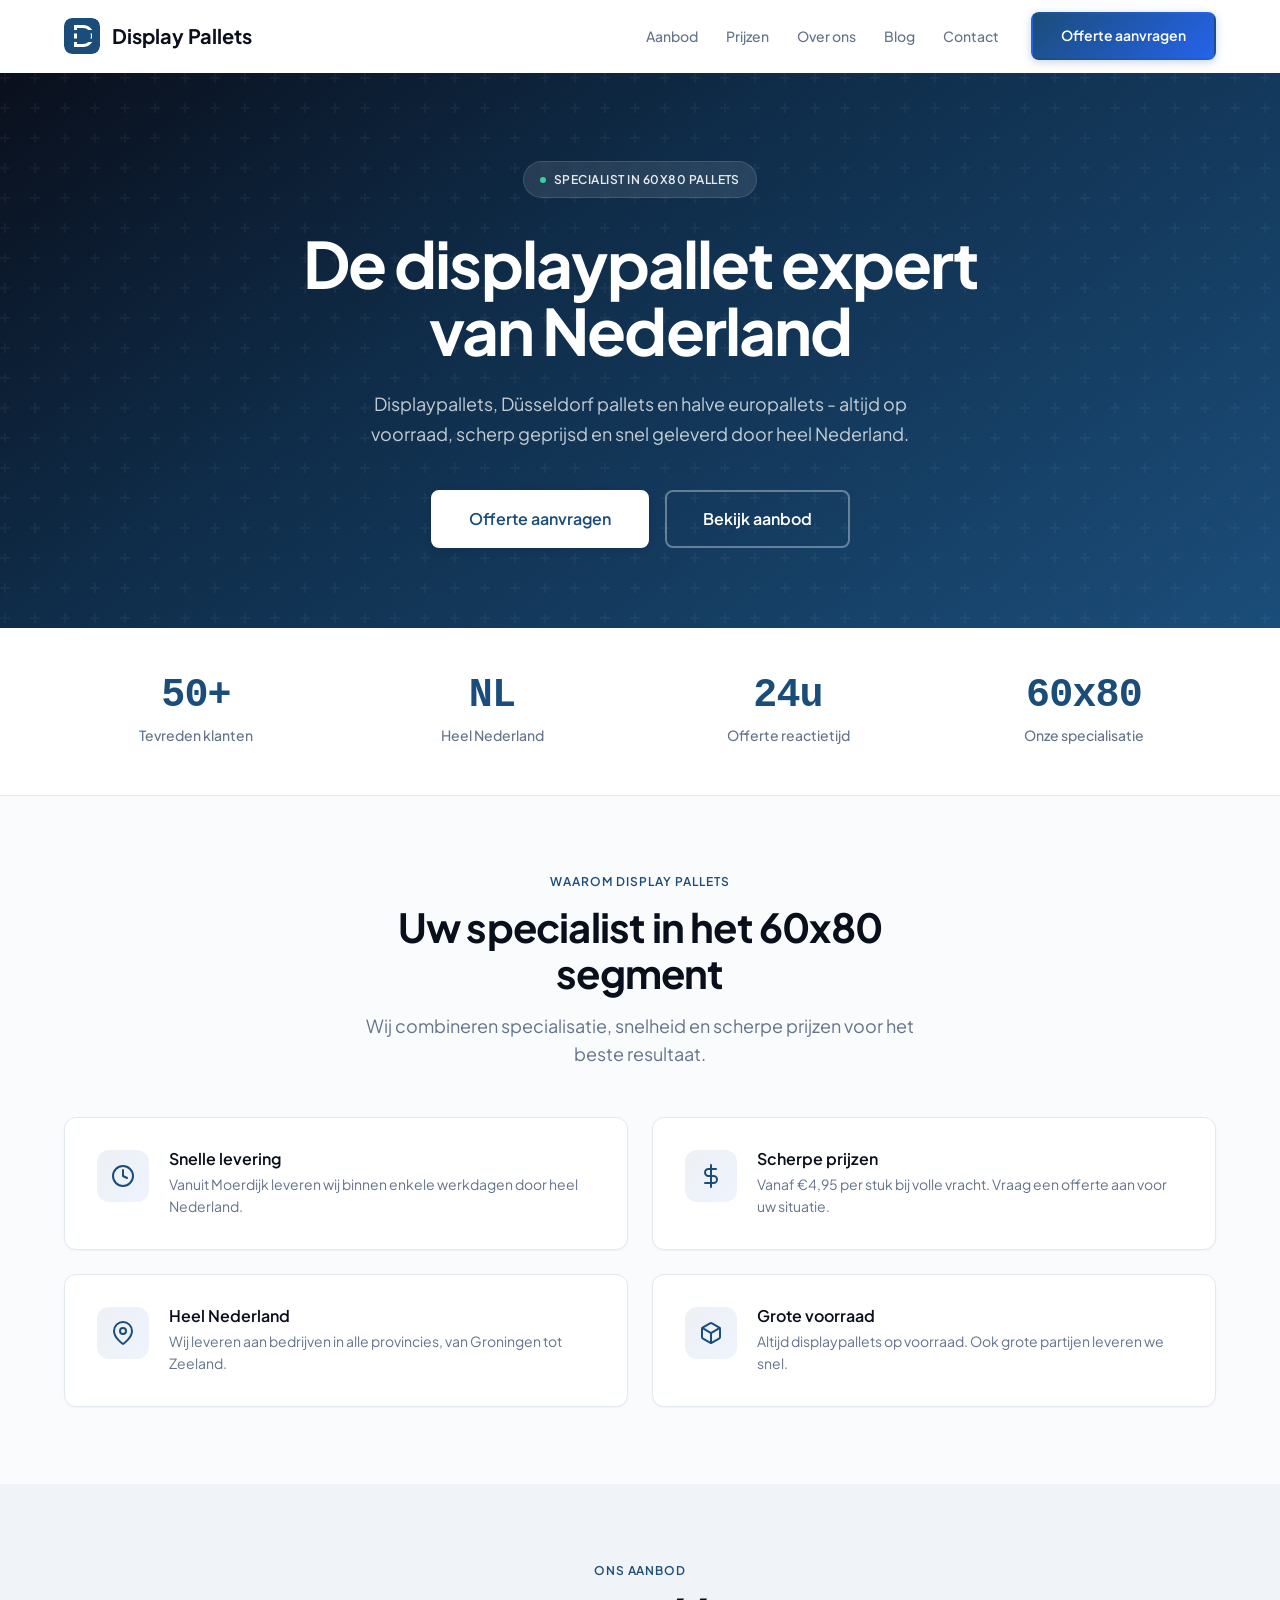
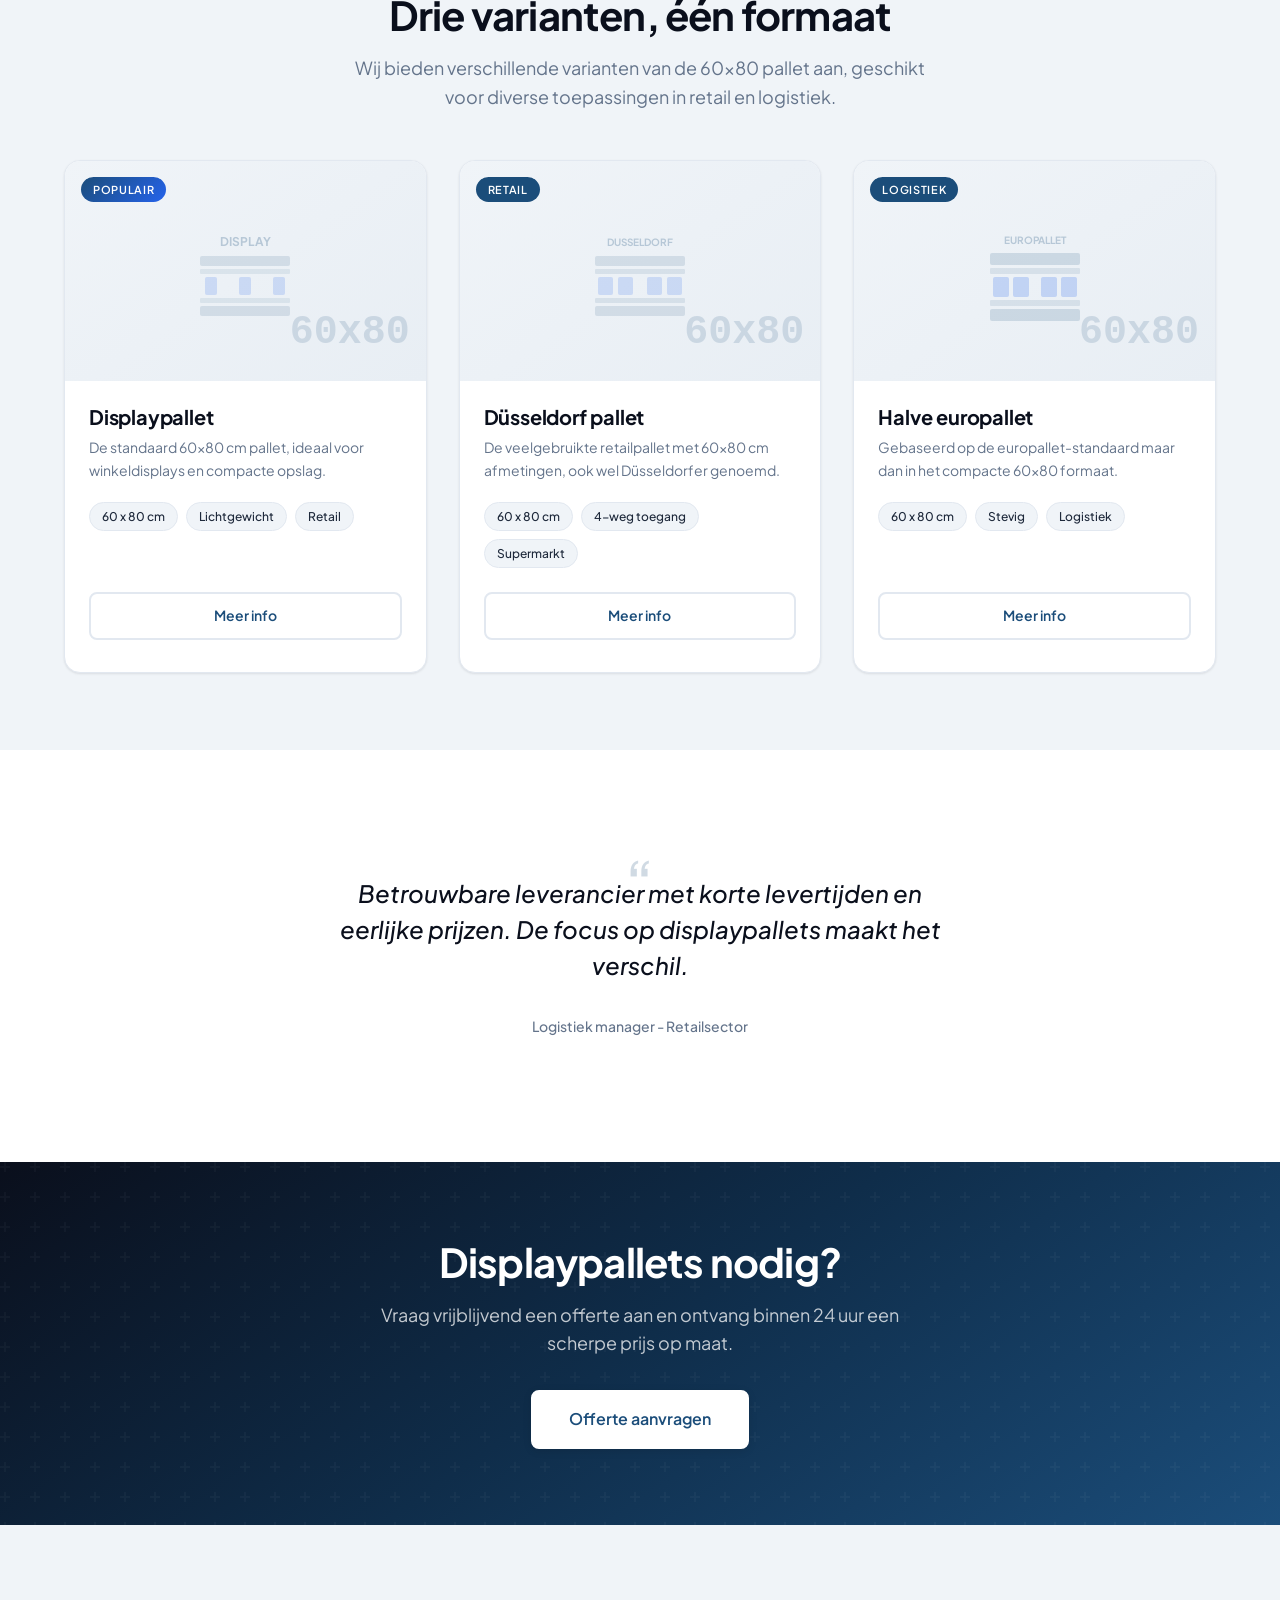
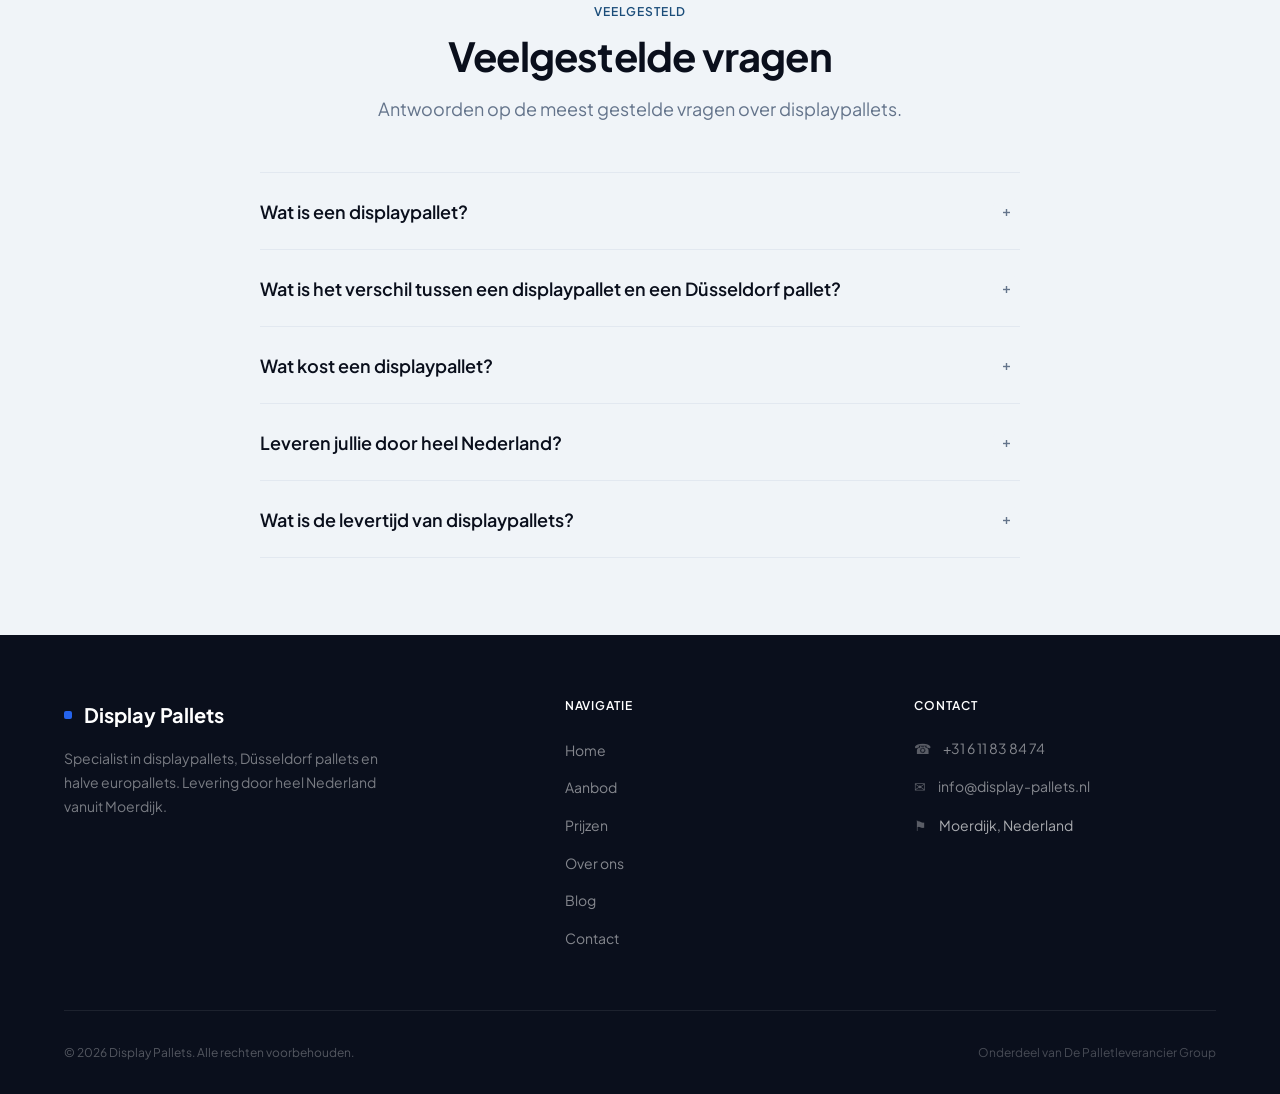
<file: index.html>
<!DOCTYPE html>
<html lang="nl">
<head>
  <meta charset="UTF-8">
  <meta name="viewport" content="width=device-width, initial-scale=1.0">
  <title>Display Pallets - Specialist in 60x80 displaypallets</title>
  <meta name="description" content="Display Pallets is uw specialist in displaypallets (60x80cm). Scherpe prijzen, snelle levering door heel Nederland. Vraag vandaag nog een offerte aan.">
  <link rel="canonical" href="https://display-pallets.nl/">
  <meta property="og:type" content="website">
  <meta property="og:locale" content="nl_NL">
  <meta property="og:site_name" content="Display Pallets">
  <meta property="og:title" content="Display Pallets - Specialist in 60x80 displaypallets">
  <meta property="og:description" content="Display Pallets is uw specialist in displaypallets (60x80cm). Scherpe prijzen, snelle levering door heel Nederland.">
  <meta property="og:url" content="https://display-pallets.nl/">
  <meta name="twitter:card" content="summary">
  <meta name="twitter:title" content="Display Pallets - Specialist in 60x80 displaypallets">
  <meta name="twitter:description" content="Display Pallets is uw specialist in displaypallets (60x80cm). Scherpe prijzen, snelle levering door heel Nederland.">
  <link rel="icon" type="image/svg+xml" href="favicon.svg">
  <meta property="og:image" content="https://display-pallets.nl/og-image.svg">
  <meta name="twitter:image" content="https://display-pallets.nl/og-image.svg">
  <link rel="preconnect" href="https://fonts.googleapis.com">
  <link rel="preconnect" href="https://fonts.gstatic.com" crossorigin>
  <link href="https://fonts.googleapis.com/css2?family=Plus+Jakarta+Sans:wght@400;500;600;700&display=swap" rel="stylesheet">
  <link rel="stylesheet" href="css/style.css">
  <script type="application/ld+json">
  {
    "@context": "https://schema.org",
    "@type": "LocalBusiness",
    "name": "Display Pallets",
    "description": "Specialist in displaypallets (60x80cm). Levering door heel Nederland.",
    "url": "https://display-pallets.nl",
    "telephone": "+31611838474",
    "email": "info@display-pallets.nl",
    "address": {
      "@type": "PostalAddress",
      "addressLocality": "Moerdijk",
      "addressCountry": "NL"
    },
    "areaServed": {
      "@type": "Country",
      "name": "Nederland"
    }
  }
  </script>
  <script type="application/ld+json">
  {
    "@context": "https://schema.org",
    "@type": "FAQPage",
    "mainEntity": [
      {
        "@type": "Question",
        "name": "Wat is een displaypallet?",
        "acceptedAnswer": {
          "@type": "Answer",
          "text": "Een displaypallet is een pallet met de afmetingen 60x80 cm. Deze compacte pallet wordt veel gebruikt in de retail en logistiek voor de presentatie van producten in winkels en supermarkten."
        }
      },
      {
        "@type": "Question",
        "name": "Wat is het verschil tussen een displaypallet en een Düsseldorf pallet?",
        "acceptedAnswer": {
          "@type": "Answer",
          "text": "De termen worden vaak door elkaar gebruikt. Beide hebben de afmetingen 60x80 cm. De term 'Düsseldorf pallet' verwijst naar dezelfde maat maar wordt vooral in de retailsector gebruikt."
        }
      },
      {
        "@type": "Question",
        "name": "Wat kost een displaypallet?",
        "acceptedAnswer": {
          "@type": "Answer",
          "text": "Bij een volle vracht (circa 2.400 stuks) zijn displaypallets verkrijgbaar vanaf €4,95 per stuk excl. BTW. Bij een halve vracht (circa 1.200 stuks) is de prijs €5,75 per stuk excl. BTW. De exacte prijs hangt af van kwaliteit, hoeveelheid en levering."
        }
      },
      {
        "@type": "Question",
        "name": "Leveren jullie door heel Nederland?",
        "acceptedAnswer": {
          "@type": "Answer",
          "text": "Ja, wij leveren displaypallets door heel Nederland. Vanuit onze locatie in Moerdijk bereiken we alle regio's snel en efficiënt."
        }
      },
      {
        "@type": "Question",
        "name": "Wat is de levertijd van displaypallets?",
        "acceptedAnswer": {
          "@type": "Answer",
          "text": "Dankzij onze grote voorraad kunnen we in de meeste gevallen binnen enkele werkdagen leveren. Neem contact met ons op voor de actuele beschikbaarheid."
        }
      }
    ]
  }
  </script>
</head>
<body>

  <!-- Navigation -->
  <nav class="nav">
    <div class="container nav__inner">
      <a href="index.html" class="nav__logo">
        <span class="nav__logo-icon"><svg xmlns="http://www.w3.org/2000/svg" viewBox="0 0 36 36" aria-hidden="true"><rect width="36" height="36" rx="8" fill="#1B4D7A"/><defs><clipPath id="d"><path d="M10 7h3v22h-3zM13 7h6a11 11 0 0 1 0 22h-6v-3h6a8 8 0 0 0 0-16h-6z"/></clipPath></defs><g clip-path="url(#d)"><rect x="8" y="7" width="20" height="5" fill="#fff"/><rect x="8" y="15.5" width="20" height="5" fill="#fff"/><rect x="8" y="24" width="20" height="5" fill="#fff"/></g></svg></span>
        Display Pallets
      </a>
      <div class="nav__links">
        <a href="aanbod.html" class="nav__link">Aanbod</a>
        <a href="prijzen.html" class="nav__link">Prijzen</a>
        <a href="over-ons.html" class="nav__link">Over ons</a>
        <a href="blog.html" class="nav__link">Blog</a>
        <a href="contact.html" class="nav__link">Contact</a>
        <a href="contact.html" class="btn btn--primary nav__cta">Offerte aanvragen</a>
      </div>
      <button class="nav__hamburger" aria-label="Menu">
        <span></span>
        <span></span>
        <span></span>
      </button>
    </div>
  </nav>

  <!-- Hero -->
  <section class="hero">
    <div class="container">
      <div class="hero__centered">
        <span class="hero__badge"><span class="hero__badge-dot"></span> Specialist in 60x80 pallets</span>
        <h1>De displaypallet expert van Nederland</h1>
        <p>Displaypallets, Düsseldorf pallets en halve europallets - altijd op voorraad, scherp geprijsd en snel geleverd door heel Nederland.</p>
        <div class="hero__actions">
          <a href="contact.html" class="btn btn--white btn--lg">Offerte aanvragen</a>
          <a href="aanbod.html" class="btn btn--outline-white btn--lg">Bekijk aanbod</a>
        </div>
      </div>
    </div>
  </section>

  <!-- Stats Bar -->
  <section class="stats-bar">
    <div class="container">
      <div class="stats-grid">
        <div class="stat-item fade-up">
          <div class="stat-item__value">50+</div>
          <div class="stat-item__label">Tevreden klanten</div>
        </div>
        <div class="stat-item fade-up delay-1">
          <div class="stat-item__value">NL</div>
          <div class="stat-item__label">Heel Nederland</div>
        </div>
        <div class="stat-item fade-up delay-2">
          <div class="stat-item__value">24u</div>
          <div class="stat-item__label">Offerte reactietijd</div>
        </div>
        <div class="stat-item fade-up delay-3">
          <div class="stat-item__value">60x80</div>
          <div class="stat-item__label">Onze specialisatie</div>
        </div>
      </div>
    </div>
  </section>

  <!-- USP's -->
  <section class="section">
    <div class="container">
      <div class="section-intro fade-up">
        <span class="label-text">Waarom Display Pallets</span>
        <h2>Uw specialist in het 60x80 segment</h2>
        <p>Wij combineren specialisatie, snelheid en scherpe prijzen voor het beste resultaat.</p>
      </div>
      <div class="usp-grid">
        <div class="usp-card fade-up">
          <div class="usp-card__icon">
            <svg viewBox="0 0 24 24" fill="none" stroke="currentColor" stroke-width="2" stroke-linecap="round" stroke-linejoin="round"><circle cx="12" cy="12" r="10"/><polyline points="12 6 12 12 16 14"/></svg>
          </div>
          <div class="usp-card__text">
            <h3>Snelle levering</h3>
            <p>Vanuit Moerdijk leveren wij binnen enkele werkdagen door heel Nederland.</p>
          </div>
        </div>
        <div class="usp-card fade-up delay-1">
          <div class="usp-card__icon">
            <svg viewBox="0 0 24 24" fill="none" stroke="currentColor" stroke-width="2" stroke-linecap="round" stroke-linejoin="round"><line x1="12" y1="1" x2="12" y2="23"/><path d="M17 5H9.5a3.5 3.5 0 0 0 0 7h5a3.5 3.5 0 0 1 0 7H6"/></svg>
          </div>
          <div class="usp-card__text">
            <h3>Scherpe prijzen</h3>
            <p>Vanaf €4,95 per stuk bij volle vracht. Vraag een offerte aan voor uw situatie.</p>
          </div>
        </div>
        <div class="usp-card fade-up delay-2">
          <div class="usp-card__icon">
            <svg viewBox="0 0 24 24" fill="none" stroke="currentColor" stroke-width="2" stroke-linecap="round" stroke-linejoin="round"><path d="M21 10c0 7-9 13-9 13s-9-6-9-13a9 9 0 0 1 18 0z"/><circle cx="12" cy="10" r="3"/></svg>
          </div>
          <div class="usp-card__text">
            <h3>Heel Nederland</h3>
            <p>Wij leveren aan bedrijven in alle provincies, van Groningen tot Zeeland.</p>
          </div>
        </div>
        <div class="usp-card fade-up delay-3">
          <div class="usp-card__icon">
            <svg viewBox="0 0 24 24" fill="none" stroke="currentColor" stroke-width="2" stroke-linecap="round" stroke-linejoin="round"><path d="M21 16V8a2 2 0 0 0-1-1.73l-7-4a2 2 0 0 0-2 0l-7 4A2 2 0 0 0 3 8v8a2 2 0 0 0 1 1.73l7 4a2 2 0 0 0 2 0l7-4A2 2 0 0 0 21 16z"/><polyline points="3.27 6.96 12 12.01 20.73 6.96"/><line x1="12" y1="22.08" x2="12" y2="12"/></svg>
          </div>
          <div class="usp-card__text">
            <h3>Grote voorraad</h3>
            <p>Altijd displaypallets op voorraad. Ook grote partijen leveren we snel.</p>
          </div>
        </div>
      </div>
    </div>
  </section>

  <!-- Aanbod overzicht -->
  <section class="section section--alt">
    <div class="container">
      <div class="section-intro fade-up">
        <span class="label-text">Ons aanbod</span>
        <h2>Drie varianten, één formaat</h2>
        <p>Wij bieden verschillende varianten van de 60x80 pallet aan, geschikt voor diverse toepassingen in retail en logistiek.</p>
      </div>
      <div class="product-grid">
        <div class="product-card fade-up">
          <div class="product-card__visual">
            <svg viewBox="0 0 120 120" fill="none" xmlns="http://www.w3.org/2000/svg">
              <rect x="15" y="45" width="90" height="10" rx="2" fill="#1B4D7A" opacity="0.15"/>
              <rect x="15" y="58" width="90" height="5" rx="1" fill="#1B4D7A" opacity="0.1"/>
              <rect x="20" y="66" width="12" height="18" rx="2" fill="#2563EB" opacity="0.2"/>
              <rect x="54" y="66" width="12" height="18" rx="2" fill="#2563EB" opacity="0.2"/>
              <rect x="88" y="66" width="12" height="18" rx="2" fill="#2563EB" opacity="0.2"/>
              <rect x="15" y="87" width="90" height="5" rx="1" fill="#1B4D7A" opacity="0.1"/>
              <rect x="15" y="95" width="90" height="10" rx="2" fill="#1B4D7A" opacity="0.15"/>
              <text x="60" y="35" text-anchor="middle" fill="#1B4D7A" opacity="0.3" font-family="Plus Jakarta Sans" font-size="12" font-weight="700">DISPLAY</text>
            </svg>
            <span class="product-card__dims">60x80</span>
            <span class="product-card__label product-card__label--popular">Populair</span>
          </div>
          <div class="product-card__body">
            <h3>Displaypallet</h3>
            <p>De standaard 60x80 cm pallet, ideaal voor winkeldisplays en compacte opslag.</p>
            <div class="product-card__specs">
              <span class="spec-tag">60 x 80 cm</span>
              <span class="spec-tag">Lichtgewicht</span>
              <span class="spec-tag">Retail</span>
            </div>
            <a href="aanbod.html" class="btn btn--secondary btn--full">Meer info</a>
          </div>
        </div>
        <div class="product-card fade-up delay-1">
          <div class="product-card__visual">
            <svg viewBox="0 0 120 120" fill="none" xmlns="http://www.w3.org/2000/svg">
              <rect x="15" y="45" width="90" height="10" rx="2" fill="#1B4D7A" opacity="0.15"/>
              <rect x="15" y="58" width="90" height="5" rx="1" fill="#1B4D7A" opacity="0.12"/>
              <rect x="18" y="66" width="15" height="18" rx="2" fill="#2563EB" opacity="0.2"/>
              <rect x="38" y="66" width="15" height="18" rx="2" fill="#2563EB" opacity="0.2"/>
              <rect x="67" y="66" width="15" height="18" rx="2" fill="#2563EB" opacity="0.2"/>
              <rect x="87" y="66" width="15" height="18" rx="2" fill="#2563EB" opacity="0.2"/>
              <rect x="15" y="87" width="90" height="5" rx="1" fill="#1B4D7A" opacity="0.12"/>
              <rect x="15" y="95" width="90" height="10" rx="2" fill="#1B4D7A" opacity="0.15"/>
              <text x="60" y="35" text-anchor="middle" fill="#1B4D7A" opacity="0.3" font-family="Plus Jakarta Sans" font-size="10" font-weight="700">DUSSELDORF</text>
            </svg>
            <span class="product-card__dims">60x80</span>
            <span class="product-card__label">Retail</span>
          </div>
          <div class="product-card__body">
            <h3>Düsseldorf pallet</h3>
            <p>De veelgebruikte retailpallet met 60x80 cm afmetingen, ook wel Düsseldorfer genoemd.</p>
            <div class="product-card__specs">
              <span class="spec-tag">60 x 80 cm</span>
              <span class="spec-tag">4-weg toegang</span>
              <span class="spec-tag">Supermarkt</span>
            </div>
            <a href="aanbod.html" class="btn btn--secondary btn--full">Meer info</a>
          </div>
        </div>
        <div class="product-card fade-up delay-2">
          <div class="product-card__visual">
            <svg viewBox="0 0 120 120" fill="none" xmlns="http://www.w3.org/2000/svg">
              <rect x="15" y="42" width="90" height="12" rx="2" fill="#1B4D7A" opacity="0.18"/>
              <rect x="15" y="57" width="90" height="6" rx="1" fill="#1B4D7A" opacity="0.12"/>
              <rect x="18" y="66" width="16" height="20" rx="2" fill="#2563EB" opacity="0.25"/>
              <rect x="38" y="66" width="16" height="20" rx="2" fill="#2563EB" opacity="0.25"/>
              <rect x="66" y="66" width="16" height="20" rx="2" fill="#2563EB" opacity="0.25"/>
              <rect x="86" y="66" width="16" height="20" rx="2" fill="#2563EB" opacity="0.25"/>
              <rect x="15" y="89" width="90" height="6" rx="1" fill="#1B4D7A" opacity="0.12"/>
              <rect x="15" y="98" width="90" height="12" rx="2" fill="#1B4D7A" opacity="0.18"/>
              <text x="60" y="33" text-anchor="middle" fill="#1B4D7A" opacity="0.3" font-family="Plus Jakarta Sans" font-size="10" font-weight="700">EUROPALLET</text>
            </svg>
            <span class="product-card__dims">60x80</span>
            <span class="product-card__label">Logistiek</span>
          </div>
          <div class="product-card__body">
            <h3>Halve europallet</h3>
            <p>Gebaseerd op de europallet-standaard maar dan in het compacte 60x80 formaat.</p>
            <div class="product-card__specs">
              <span class="spec-tag">60 x 80 cm</span>
              <span class="spec-tag">Stevig</span>
              <span class="spec-tag">Logistiek</span>
            </div>
            <a href="aanbod.html" class="btn btn--secondary btn--full">Meer info</a>
          </div>
        </div>
      </div>
    </div>
  </section>

  <!-- Testimonial -->
  <section class="quote-section">
    <div class="container">
      <div class="quote-card fade-up">
        <p class="quote-card__text">Betrouwbare leverancier met korte levertijden en eerlijke prijzen. De focus op displaypallets maakt het verschil.</p>
        <p class="quote-card__author">Logistiek manager - Retailsector</p>
      </div>
    </div>
  </section>

  <!-- CTA -->
  <section class="cta-section">
    <div class="container">
      <h2>Displaypallets nodig?</h2>
      <p>Vraag vrijblijvend een offerte aan en ontvang binnen 24 uur een scherpe prijs op maat.</p>
      <a href="contact.html" class="btn btn--white btn--lg">Offerte aanvragen</a>
    </div>
  </section>

  <!-- FAQ -->
  <section class="section section--alt">
    <div class="container">
      <div class="section-intro fade-up">
        <span class="label-text">Veelgesteld</span>
        <h2>Veelgestelde vragen</h2>
        <p>Antwoorden op de meest gestelde vragen over displaypallets.</p>
      </div>
      <div class="faq-list fade-up">
        <div class="faq-item">
          <button class="faq-question" aria-expanded="false">
            Wat is een displaypallet?
            <span class="faq-question__icon">+</span>
          </button>
          <div class="faq-answer">
            <div class="faq-answer__inner">
              Een displaypallet is een pallet met de afmetingen 60x80 cm. Deze compacte pallet wordt veel gebruikt in de retail en logistiek voor de presentatie van producten in winkels en supermarkten. Door het kleinere formaat past een displaypallet perfect in gangpaden en bij schapkoppen.
            </div>
          </div>
        </div>
        <div class="faq-item">
          <button class="faq-question" aria-expanded="false">
            Wat is het verschil tussen een displaypallet en een Düsseldorf pallet?
            <span class="faq-question__icon">+</span>
          </button>
          <div class="faq-answer">
            <div class="faq-answer__inner">
              De termen worden vaak door elkaar gebruikt. Beide hebben de afmetingen 60x80 cm. De term 'Düsseldorf pallet' verwijst naar dezelfde maat maar wordt vooral in de retailsector gebruikt. In de praktijk is er geen verschil in afmetingen of functionaliteit.
            </div>
          </div>
        </div>
        <div class="faq-item">
          <button class="faq-question" aria-expanded="false">
            Wat kost een displaypallet?
            <span class="faq-question__icon">+</span>
          </button>
          <div class="faq-answer">
            <div class="faq-answer__inner">
              Bij een volle vracht (circa 2.400 stuks) zijn displaypallets verkrijgbaar vanaf €4,95 per stuk excl. BTW. Bij een halve vracht (circa 1.200 stuks) is de prijs €5,75 per stuk excl. BTW. De exacte prijs hangt af van de kwaliteit, hoeveelheid en leveringsvoorwaarden. Vraag een offerte aan voor een prijs op maat.
            </div>
          </div>
        </div>
        <div class="faq-item">
          <button class="faq-question" aria-expanded="false">
            Leveren jullie door heel Nederland?
            <span class="faq-question__icon">+</span>
          </button>
          <div class="faq-answer">
            <div class="faq-answer__inner">
              Ja, wij leveren displaypallets door heel Nederland. Vanuit onze locatie in Moerdijk bereiken we alle regio's snel en efficiënt. Of u nu in Noord-Holland, Limburg of Friesland zit - wij leveren aan uw deur.
            </div>
          </div>
        </div>
        <div class="faq-item">
          <button class="faq-question" aria-expanded="false">
            Wat is de levertijd van displaypallets?
            <span class="faq-question__icon">+</span>
          </button>
          <div class="faq-answer">
            <div class="faq-answer__inner">
              Dankzij onze grote voorraad kunnen we in de meeste gevallen binnen enkele werkdagen leveren. Voor grote partijen of specifieke kwaliteitseisen kan de levertijd iets langer zijn. Neem contact met ons op voor de actuele beschikbaarheid en levertijd.
            </div>
          </div>
        </div>
      </div>
    </div>
  </section>

  <!-- Footer -->
  <footer class="footer">
    <div class="container">
      <div class="footer__grid">
        <div class="footer__brand">
          <span class="footer__logo"><span class="nav__logo-accent"></span> Display Pallets</span>
          <p>Specialist in displaypallets, Düsseldorf pallets en halve europallets. Levering door heel Nederland vanuit Moerdijk.</p>
        </div>
        <div>
          <h4>Navigatie</h4>
          <ul class="footer__links">
            <li><a href="index.html">Home</a></li>
            <li><a href="aanbod.html">Aanbod</a></li>
            <li><a href="prijzen.html">Prijzen</a></li>
            <li><a href="over-ons.html">Over ons</a></li>
            <li><a href="blog.html">Blog</a></li>
            <li><a href="contact.html">Contact</a></li>
          </ul>
        </div>
        <div>
          <h4>Contact</h4>
          <div class="footer__contact-item">
            <span>&#9742;</span>
            <a href="tel:+31611838474">+31 6 11 83 84 74</a>
          </div>
          <div class="footer__contact-item">
            <span>&#9993;</span>
            <a href="mailto:info@display-pallets.nl">info@display-pallets.nl</a>
          </div>
          <div class="footer__contact-item">
            <span>&#9873;</span>
            <span>Moerdijk, Nederland</span>
          </div>
        </div>
      </div>
      <div class="footer__bottom">
        <span class="footer__copyright">&copy; 2026 Display Pallets. Alle rechten voorbehouden.</span>
        <span class="footer__group">Onderdeel van De Palletleverancier Group</span>
      </div>
    </div>
  </footer>

  <!-- Back to Top -->
  <button class="back-to-top" aria-label="Terug naar boven">&#8593;</button>

  <script src="js/main.js" defer></script>
</body>
</html>
</file>
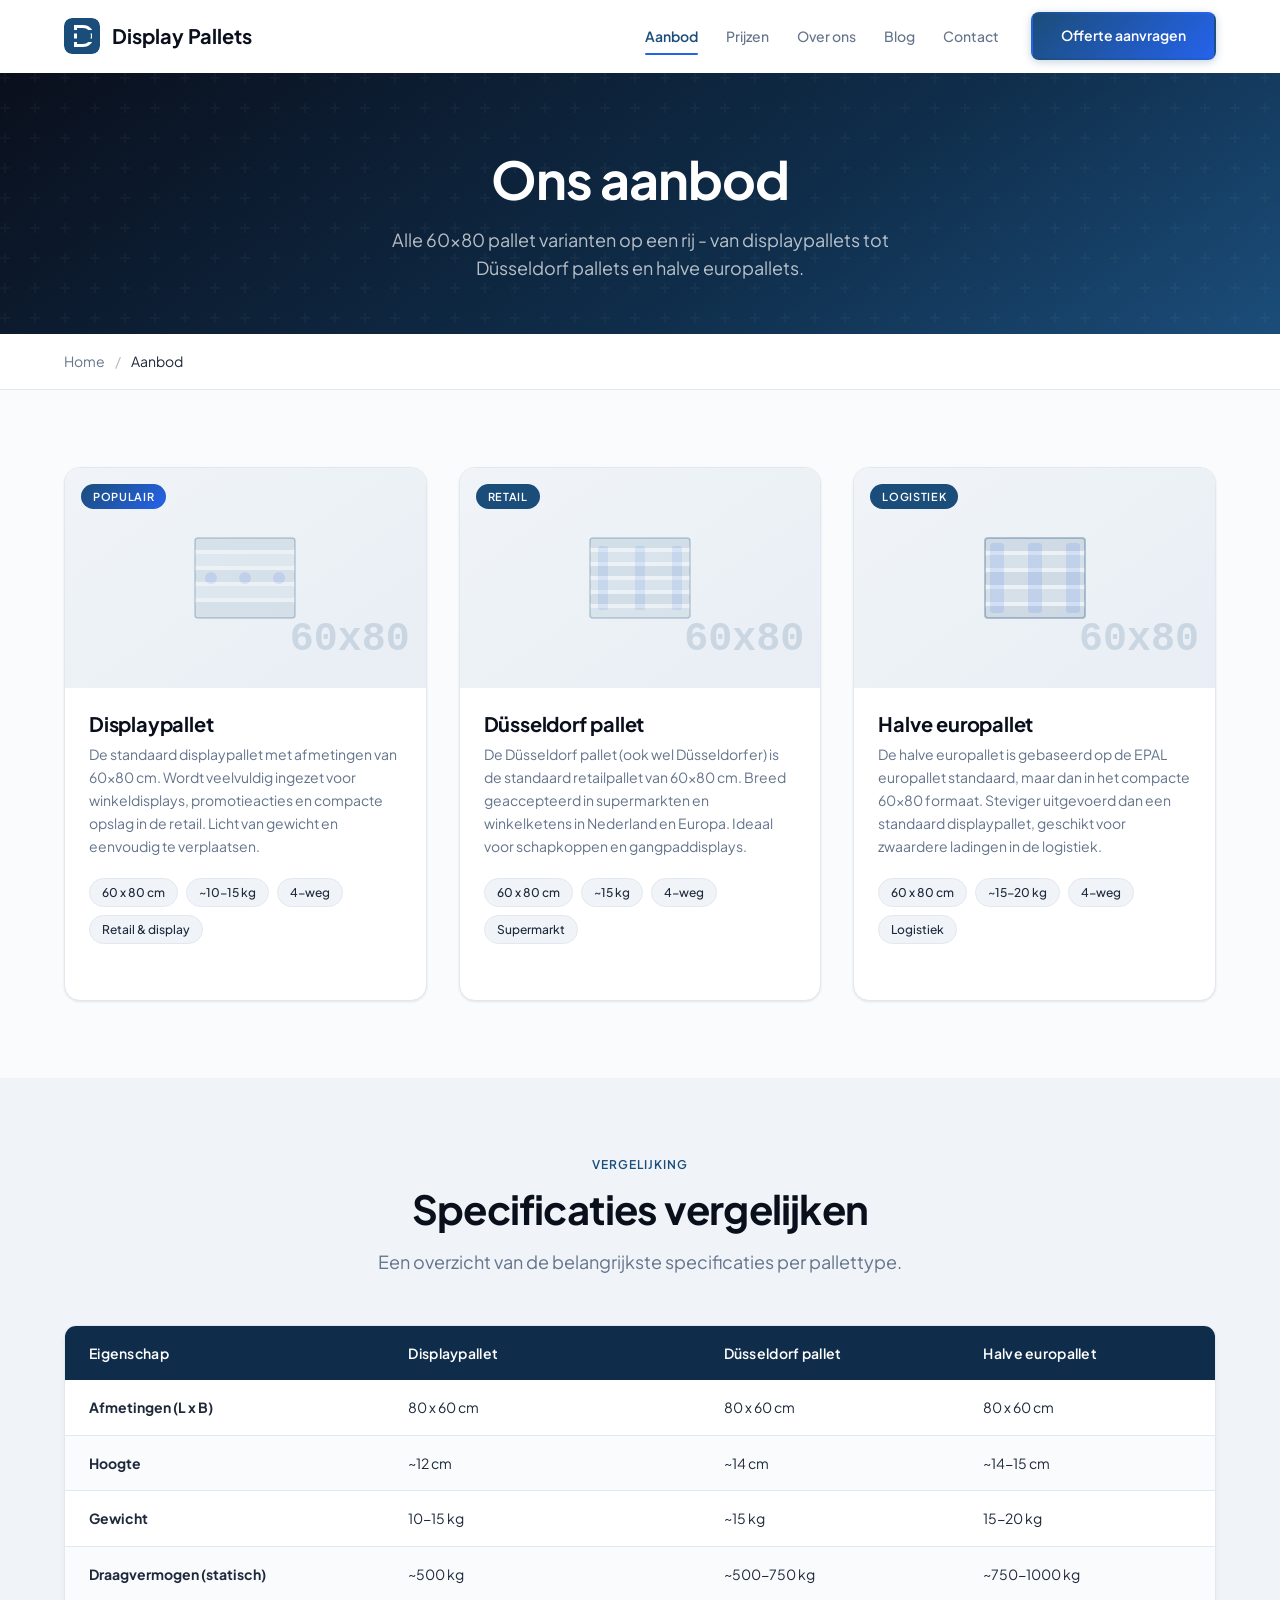
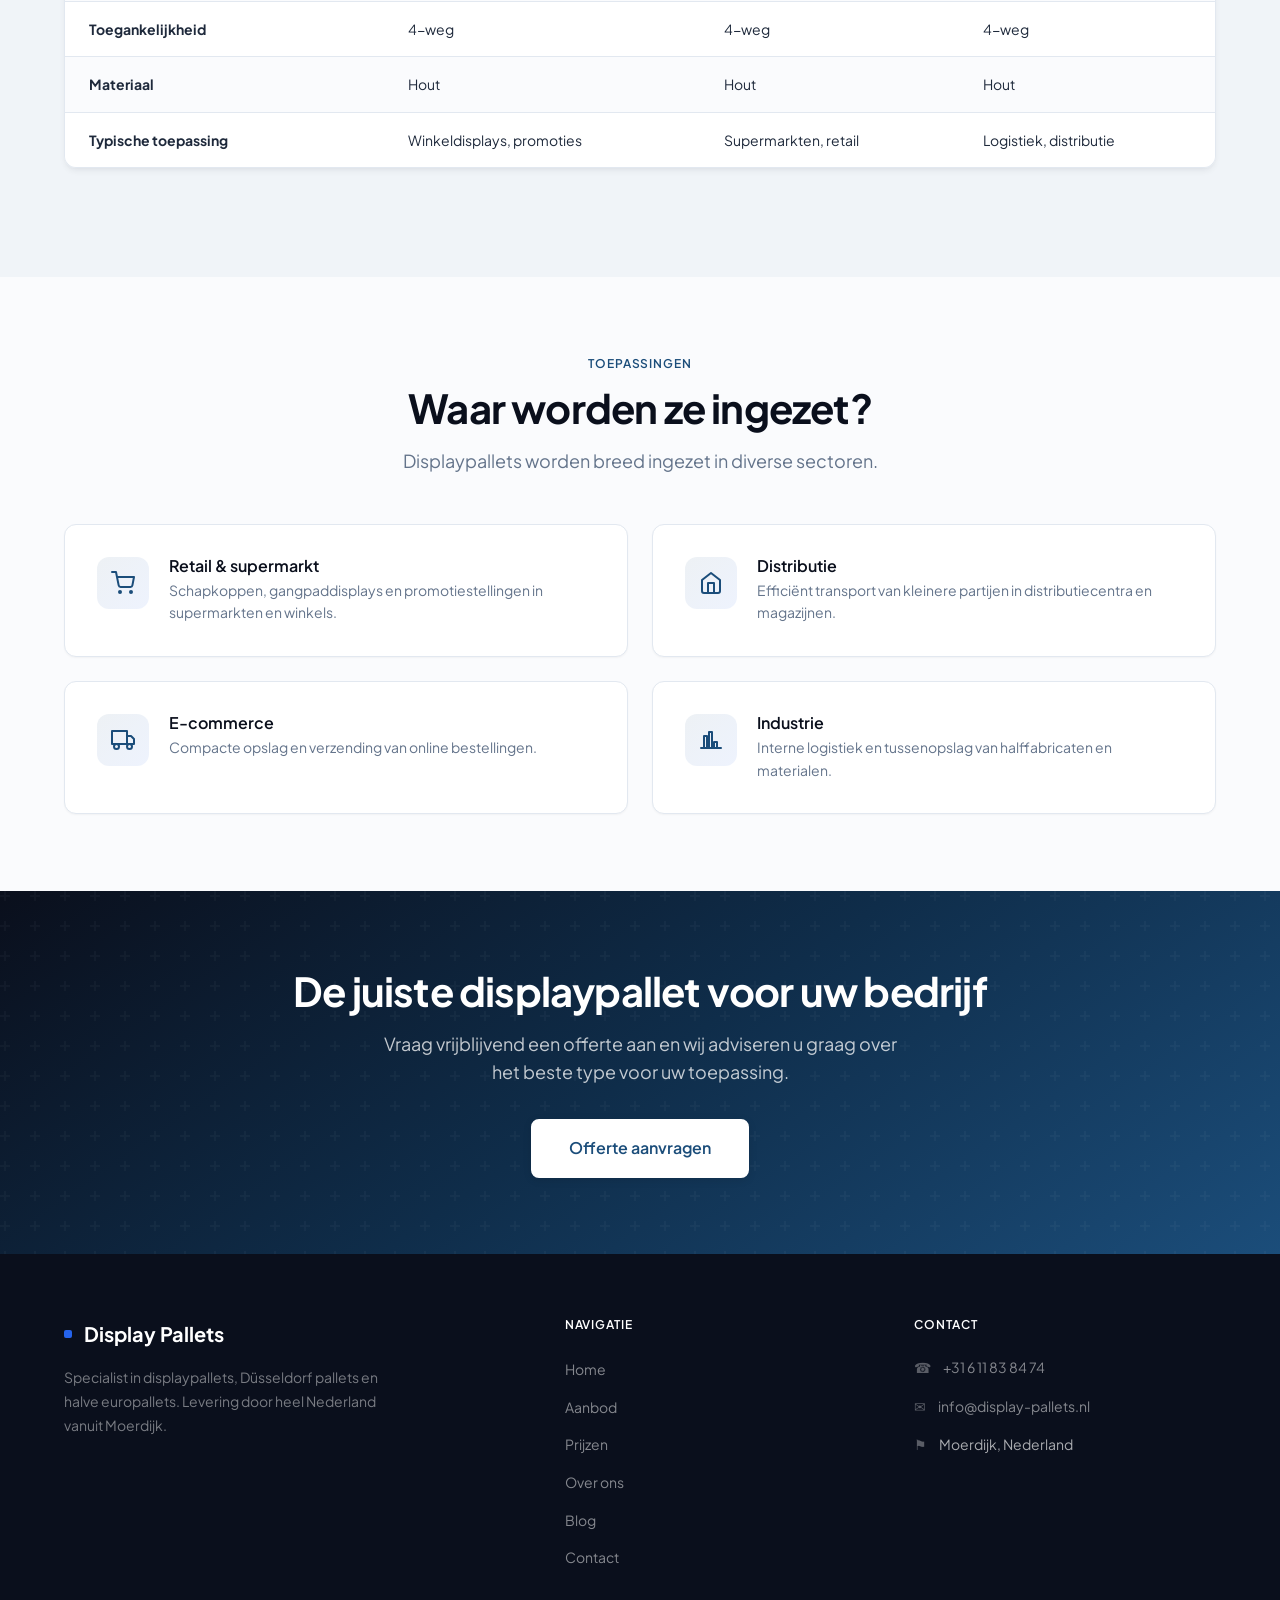
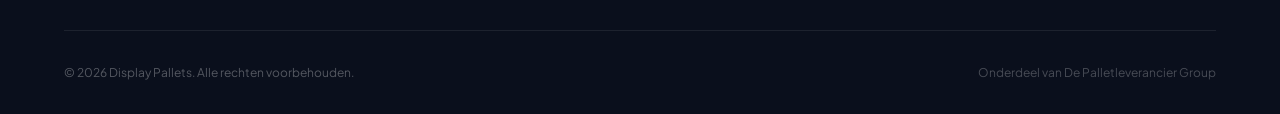
<file: aanbod.html>
<!DOCTYPE html>
<html lang="nl">
<head>
  <meta charset="UTF-8">
  <meta name="viewport" content="width=device-width, initial-scale=1.0">
  <title>Aanbod - Displaypallets, Düsseldorf pallets, halve europallets | Display Pallets</title>
  <meta name="description" content="Bekijk ons complete aanbod displaypallets (60x80cm): standaard displaypallets, Düsseldorf pallets en halve europallets. Alle specificaties en afmetingen op een rij.">
  <link rel="canonical" href="https://display-pallets.nl/aanbod">
  <meta property="og:type" content="website">
  <meta property="og:locale" content="nl_NL">
  <meta property="og:site_name" content="Display Pallets">
  <meta property="og:title" content="Aanbod - Displaypallets, Düsseldorf pallets, halve europallets">
  <meta property="og:description" content="Bekijk ons complete aanbod displaypallets (60x80cm). Alle specificaties en afmetingen op een rij.">
  <meta property="og:url" content="https://display-pallets.nl/aanbod">
  <meta name="twitter:card" content="summary">
  <meta name="twitter:title" content="Aanbod - Display Pallets">
  <meta name="twitter:description" content="Bekijk ons complete aanbod displaypallets (60x80cm). Alle specificaties en afmetingen.">
  <link rel="icon" type="image/svg+xml" href="favicon.svg">
  <meta property="og:image" content="https://display-pallets.nl/og-image.svg">
  <meta name="twitter:image" content="https://display-pallets.nl/og-image.svg">
  <link rel="preconnect" href="https://fonts.googleapis.com">
  <link rel="preconnect" href="https://fonts.gstatic.com" crossorigin>
  <link href="https://fonts.googleapis.com/css2?family=Plus+Jakarta+Sans:wght@400;500;600;700&display=swap" rel="stylesheet">
  <link rel="stylesheet" href="css/style.css">
</head>
<body>

  <!-- Navigation -->
  <nav class="nav">
    <div class="container nav__inner">
      <a href="index.html" class="nav__logo">
        <span class="nav__logo-icon"><svg xmlns="http://www.w3.org/2000/svg" viewBox="0 0 36 36" aria-hidden="true"><rect width="36" height="36" rx="8" fill="#1B4D7A"/><defs><clipPath id="d"><path d="M10 7h3v22h-3zM13 7h6a11 11 0 0 1 0 22h-6v-3h6a8 8 0 0 0 0-16h-6z"/></clipPath></defs><g clip-path="url(#d)"><rect x="8" y="7" width="20" height="5" fill="#fff"/><rect x="8" y="15.5" width="20" height="5" fill="#fff"/><rect x="8" y="24" width="20" height="5" fill="#fff"/></g></svg></span>
        Display Pallets
      </a>
      <div class="nav__links">
        <a href="aanbod.html" class="nav__link">Aanbod</a>
        <a href="prijzen.html" class="nav__link">Prijzen</a>
        <a href="over-ons.html" class="nav__link">Over ons</a>
        <a href="blog.html" class="nav__link">Blog</a>
        <a href="contact.html" class="nav__link">Contact</a>
        <a href="contact.html" class="btn btn--primary nav__cta">Offerte aanvragen</a>
      </div>
      <button class="nav__hamburger" aria-label="Menu">
        <span></span>
        <span></span>
        <span></span>
      </button>
    </div>
  </nav>

  <!-- Page Header -->
  <section class="page-header">
    <div class="container">
      <h1>Ons aanbod</h1>
      <p>Alle 60x80 pallet varianten op een rij - van displaypallets tot Düsseldorf pallets en halve europallets.</p>
    </div>
  </section>

  <!-- Breadcrumb -->
  <div class="breadcrumb">
    <div class="container">
      <a href="index.html">Home</a> <span>/</span> Aanbod
    </div>
  </div>

  <!-- Product Cards -->
  <section class="section">
    <div class="container">
      <div class="product-grid">
        <div class="product-card fade-up">
          <div class="product-card__visual">
            <!-- Displaypallet top-view SVG -->
            <svg viewBox="0 0 120 100" fill="none" xmlns="http://www.w3.org/2000/svg">
              <rect x="10" y="10" width="100" height="80" rx="3" stroke="#1B4D7A" stroke-width="1.5" opacity="0.3"/>
              <rect x="10" y="10" width="100" height="12" rx="2" fill="#1B4D7A" opacity="0.12"/>
              <rect x="10" y="26" width="100" height="12" rx="2" fill="#1B4D7A" opacity="0.08"/>
              <rect x="10" y="42" width="100" height="12" rx="2" fill="#1B4D7A" opacity="0.12"/>
              <rect x="10" y="58" width="100" height="12" rx="2" fill="#1B4D7A" opacity="0.08"/>
              <rect x="10" y="74" width="100" height="16" rx="2" fill="#1B4D7A" opacity="0.12"/>
              <circle cx="26" cy="50" r="6" fill="#2563EB" opacity="0.15"/>
              <circle cx="60" cy="50" r="6" fill="#2563EB" opacity="0.15"/>
              <circle cx="94" cy="50" r="6" fill="#2563EB" opacity="0.15"/>
            </svg>
            <span class="product-card__dims">60x80</span>
            <span class="product-card__label product-card__label--popular">Populair</span>
          </div>
          <div class="product-card__body">
            <h3>Displaypallet</h3>
            <p>De standaard displaypallet met afmetingen van 60x80 cm. Wordt veelvuldig ingezet voor winkeldisplays, promotieacties en compacte opslag in de retail. Licht van gewicht en eenvoudig te verplaatsen.</p>
            <div class="product-card__specs">
              <span class="spec-tag">60 x 80 cm</span>
              <span class="spec-tag">~10-15 kg</span>
              <span class="spec-tag">4-weg</span>
              <span class="spec-tag">Retail &amp; display</span>
            </div>
          </div>
        </div>
        <div class="product-card fade-up delay-1">
          <div class="product-card__visual">
            <!-- Düsseldorf pallet top-view SVG -->
            <svg viewBox="0 0 120 100" fill="none" xmlns="http://www.w3.org/2000/svg">
              <rect x="10" y="10" width="100" height="80" rx="3" stroke="#1B4D7A" stroke-width="1.5" opacity="0.3"/>
              <rect x="10" y="10" width="100" height="10" rx="2" fill="#1B4D7A" opacity="0.14"/>
              <rect x="10" y="24" width="100" height="10" rx="2" fill="#1B4D7A" opacity="0.1"/>
              <rect x="10" y="38" width="100" height="10" rx="2" fill="#1B4D7A" opacity="0.14"/>
              <rect x="10" y="52" width="100" height="10" rx="2" fill="#1B4D7A" opacity="0.1"/>
              <rect x="10" y="66" width="100" height="10" rx="2" fill="#1B4D7A" opacity="0.14"/>
              <rect x="10" y="80" width="100" height="10" rx="2" fill="#1B4D7A" opacity="0.1"/>
              <rect x="18" y="18" width="10" height="64" rx="2" fill="#2563EB" opacity="0.12"/>
              <rect x="55" y="18" width="10" height="64" rx="2" fill="#2563EB" opacity="0.12"/>
              <rect x="92" y="18" width="10" height="64" rx="2" fill="#2563EB" opacity="0.12"/>
            </svg>
            <span class="product-card__dims">60x80</span>
            <span class="product-card__label">Retail</span>
          </div>
          <div class="product-card__body">
            <h3>Düsseldorf pallet</h3>
            <p>De Düsseldorf pallet (ook wel Düsseldorfer) is de standaard retailpallet van 60x80 cm. Breed geaccepteerd in supermarkten en winkelketens in Nederland en Europa. Ideaal voor schapkoppen en gangpaddisplays.</p>
            <div class="product-card__specs">
              <span class="spec-tag">60 x 80 cm</span>
              <span class="spec-tag">~15 kg</span>
              <span class="spec-tag">4-weg</span>
              <span class="spec-tag">Supermarkt</span>
            </div>
          </div>
        </div>
        <div class="product-card fade-up delay-2">
          <div class="product-card__visual">
            <!-- Halve europallet top-view SVG -->
            <svg viewBox="0 0 120 100" fill="none" xmlns="http://www.w3.org/2000/svg">
              <rect x="10" y="10" width="100" height="80" rx="3" stroke="#1B4D7A" stroke-width="2" opacity="0.35"/>
              <rect x="10" y="10" width="100" height="13" rx="2" fill="#1B4D7A" opacity="0.16"/>
              <rect x="10" y="27" width="100" height="13" rx="2" fill="#1B4D7A" opacity="0.12"/>
              <rect x="10" y="44" width="100" height="13" rx="2" fill="#1B4D7A" opacity="0.16"/>
              <rect x="10" y="61" width="100" height="13" rx="2" fill="#1B4D7A" opacity="0.12"/>
              <rect x="10" y="78" width="100" height="12" rx="2" fill="#1B4D7A" opacity="0.16"/>
              <rect x="15" y="15" width="14" height="70" rx="3" fill="#2563EB" opacity="0.15"/>
              <rect x="53" y="15" width="14" height="70" rx="3" fill="#2563EB" opacity="0.15"/>
              <rect x="91" y="15" width="14" height="70" rx="3" fill="#2563EB" opacity="0.15"/>
            </svg>
            <span class="product-card__dims">60x80</span>
            <span class="product-card__label">Logistiek</span>
          </div>
          <div class="product-card__body">
            <h3>Halve europallet</h3>
            <p>De halve europallet is gebaseerd op de EPAL europallet standaard, maar dan in het compacte 60x80 formaat. Steviger uitgevoerd dan een standaard displaypallet, geschikt voor zwaardere ladingen in de logistiek.</p>
            <div class="product-card__specs">
              <span class="spec-tag">60 x 80 cm</span>
              <span class="spec-tag">~15-20 kg</span>
              <span class="spec-tag">4-weg</span>
              <span class="spec-tag">Logistiek</span>
            </div>
          </div>
        </div>
      </div>
    </div>
  </section>

  <!-- Spec Table -->
  <section class="section section--alt">
    <div class="container">
      <div class="section-intro fade-up">
        <span class="label-text">Vergelijking</span>
        <h2>Specificaties vergelijken</h2>
        <p>Een overzicht van de belangrijkste specificaties per pallettype.</p>
      </div>
      <div class="spec-table-wrap fade-up">
        <table class="spec-table">
          <thead>
            <tr>
              <th>Eigenschap</th>
              <th>Displaypallet</th>
              <th>Düsseldorf pallet</th>
              <th>Halve europallet</th>
            </tr>
          </thead>
          <tbody>
            <tr>
              <td><strong>Afmetingen (L x B)</strong></td>
              <td>80 x 60 cm</td>
              <td>80 x 60 cm</td>
              <td>80 x 60 cm</td>
            </tr>
            <tr>
              <td><strong>Hoogte</strong></td>
              <td>~12 cm</td>
              <td>~14 cm</td>
              <td>~14-15 cm</td>
            </tr>
            <tr>
              <td><strong>Gewicht</strong></td>
              <td>10-15 kg</td>
              <td>~15 kg</td>
              <td>15-20 kg</td>
            </tr>
            <tr>
              <td><strong>Draagvermogen (statisch)</strong></td>
              <td>~500 kg</td>
              <td>~500-750 kg</td>
              <td>~750-1000 kg</td>
            </tr>
            <tr>
              <td><strong>Toegankelijkheid</strong></td>
              <td>4-weg</td>
              <td>4-weg</td>
              <td>4-weg</td>
            </tr>
            <tr>
              <td><strong>Materiaal</strong></td>
              <td>Hout</td>
              <td>Hout</td>
              <td>Hout</td>
            </tr>
            <tr>
              <td><strong>Typische toepassing</strong></td>
              <td>Winkeldisplays, promoties</td>
              <td>Supermarkten, retail</td>
              <td>Logistiek, distributie</td>
            </tr>
          </tbody>
        </table>
      </div>
    </div>
  </section>

  <!-- Toepassingen -->
  <section class="section">
    <div class="container">
      <div class="section-intro fade-up">
        <span class="label-text">Toepassingen</span>
        <h2>Waar worden ze ingezet?</h2>
        <p>Displaypallets worden breed ingezet in diverse sectoren.</p>
      </div>
      <div class="usp-grid">
        <div class="usp-card fade-up">
          <div class="usp-card__icon">
            <svg viewBox="0 0 24 24" fill="none" stroke="currentColor" stroke-width="2" stroke-linecap="round" stroke-linejoin="round"><circle cx="9" cy="21" r="1"/><circle cx="20" cy="21" r="1"/><path d="M1 1h4l2.68 13.39a2 2 0 0 0 2 1.61h9.72a2 2 0 0 0 2-1.61L23 6H6"/></svg>
          </div>
          <div class="usp-card__text">
            <h3>Retail &amp; supermarkt</h3>
            <p>Schapkoppen, gangpaddisplays en promotiestellingen in supermarkten en winkels.</p>
          </div>
        </div>
        <div class="usp-card fade-up delay-1">
          <div class="usp-card__icon">
            <svg viewBox="0 0 24 24" fill="none" stroke="currentColor" stroke-width="2" stroke-linecap="round" stroke-linejoin="round"><path d="M3 9l9-7 9 7v11a2 2 0 0 1-2 2H5a2 2 0 0 1-2-2z"/><polyline points="9 22 9 12 15 12 15 22"/></svg>
          </div>
          <div class="usp-card__text">
            <h3>Distributie</h3>
            <p>Efficiënt transport van kleinere partijen in distributiecentra en magazijnen.</p>
          </div>
        </div>
        <div class="usp-card fade-up delay-2">
          <div class="usp-card__icon">
            <svg viewBox="0 0 24 24" fill="none" stroke="currentColor" stroke-width="2" stroke-linecap="round" stroke-linejoin="round"><rect x="1" y="3" width="15" height="13"/><polygon points="16 8 20 8 23 11 23 16 16 16 16 8"/><circle cx="5.5" cy="18.5" r="2.5"/><circle cx="18.5" cy="18.5" r="2.5"/></svg>
          </div>
          <div class="usp-card__text">
            <h3>E-commerce</h3>
            <p>Compacte opslag en verzending van online bestellingen.</p>
          </div>
        </div>
        <div class="usp-card fade-up delay-3">
          <div class="usp-card__icon">
            <svg viewBox="0 0 24 24" fill="none" stroke="currentColor" stroke-width="2" stroke-linecap="round" stroke-linejoin="round"><path d="M2 20h20"/><path d="M5 20V8h3v12"/><path d="M10 20V4h3v16"/><path d="M15 20v-6h3v6"/></svg>
          </div>
          <div class="usp-card__text">
            <h3>Industrie</h3>
            <p>Interne logistiek en tussenopslag van halffabricaten en materialen.</p>
          </div>
        </div>
      </div>
    </div>
  </section>

  <!-- CTA -->
  <section class="cta-section">
    <div class="container">
      <h2>De juiste displaypallet voor uw bedrijf</h2>
      <p>Vraag vrijblijvend een offerte aan en wij adviseren u graag over het beste type voor uw toepassing.</p>
      <a href="contact.html" class="btn btn--white btn--lg">Offerte aanvragen</a>
    </div>
  </section>

  <!-- Footer -->
  <footer class="footer">
    <div class="container">
      <div class="footer__grid">
        <div class="footer__brand">
          <span class="footer__logo"><span class="nav__logo-accent"></span> Display Pallets</span>
          <p>Specialist in displaypallets, Düsseldorf pallets en halve europallets. Levering door heel Nederland vanuit Moerdijk.</p>
        </div>
        <div>
          <h4>Navigatie</h4>
          <ul class="footer__links">
            <li><a href="index.html">Home</a></li>
            <li><a href="aanbod.html">Aanbod</a></li>
            <li><a href="prijzen.html">Prijzen</a></li>
            <li><a href="over-ons.html">Over ons</a></li>
            <li><a href="blog.html">Blog</a></li>
            <li><a href="contact.html">Contact</a></li>
          </ul>
        </div>
        <div>
          <h4>Contact</h4>
          <div class="footer__contact-item">
            <span>&#9742;</span>
            <a href="tel:+31611838474">+31 6 11 83 84 74</a>
          </div>
          <div class="footer__contact-item">
            <span>&#9993;</span>
            <a href="mailto:info@display-pallets.nl">info@display-pallets.nl</a>
          </div>
          <div class="footer__contact-item">
            <span>&#9873;</span>
            <span>Moerdijk, Nederland</span>
          </div>
        </div>
      </div>
      <div class="footer__bottom">
        <span class="footer__copyright">&copy; 2026 Display Pallets. Alle rechten voorbehouden.</span>
        <span class="footer__group">Onderdeel van De Palletleverancier Group</span>
      </div>
    </div>
  </footer>

  <!-- Back to Top -->
  <button class="back-to-top" aria-label="Terug naar boven">&#8593;</button>

  <script src="js/main.js" defer></script>
</body>
</html>
</file>
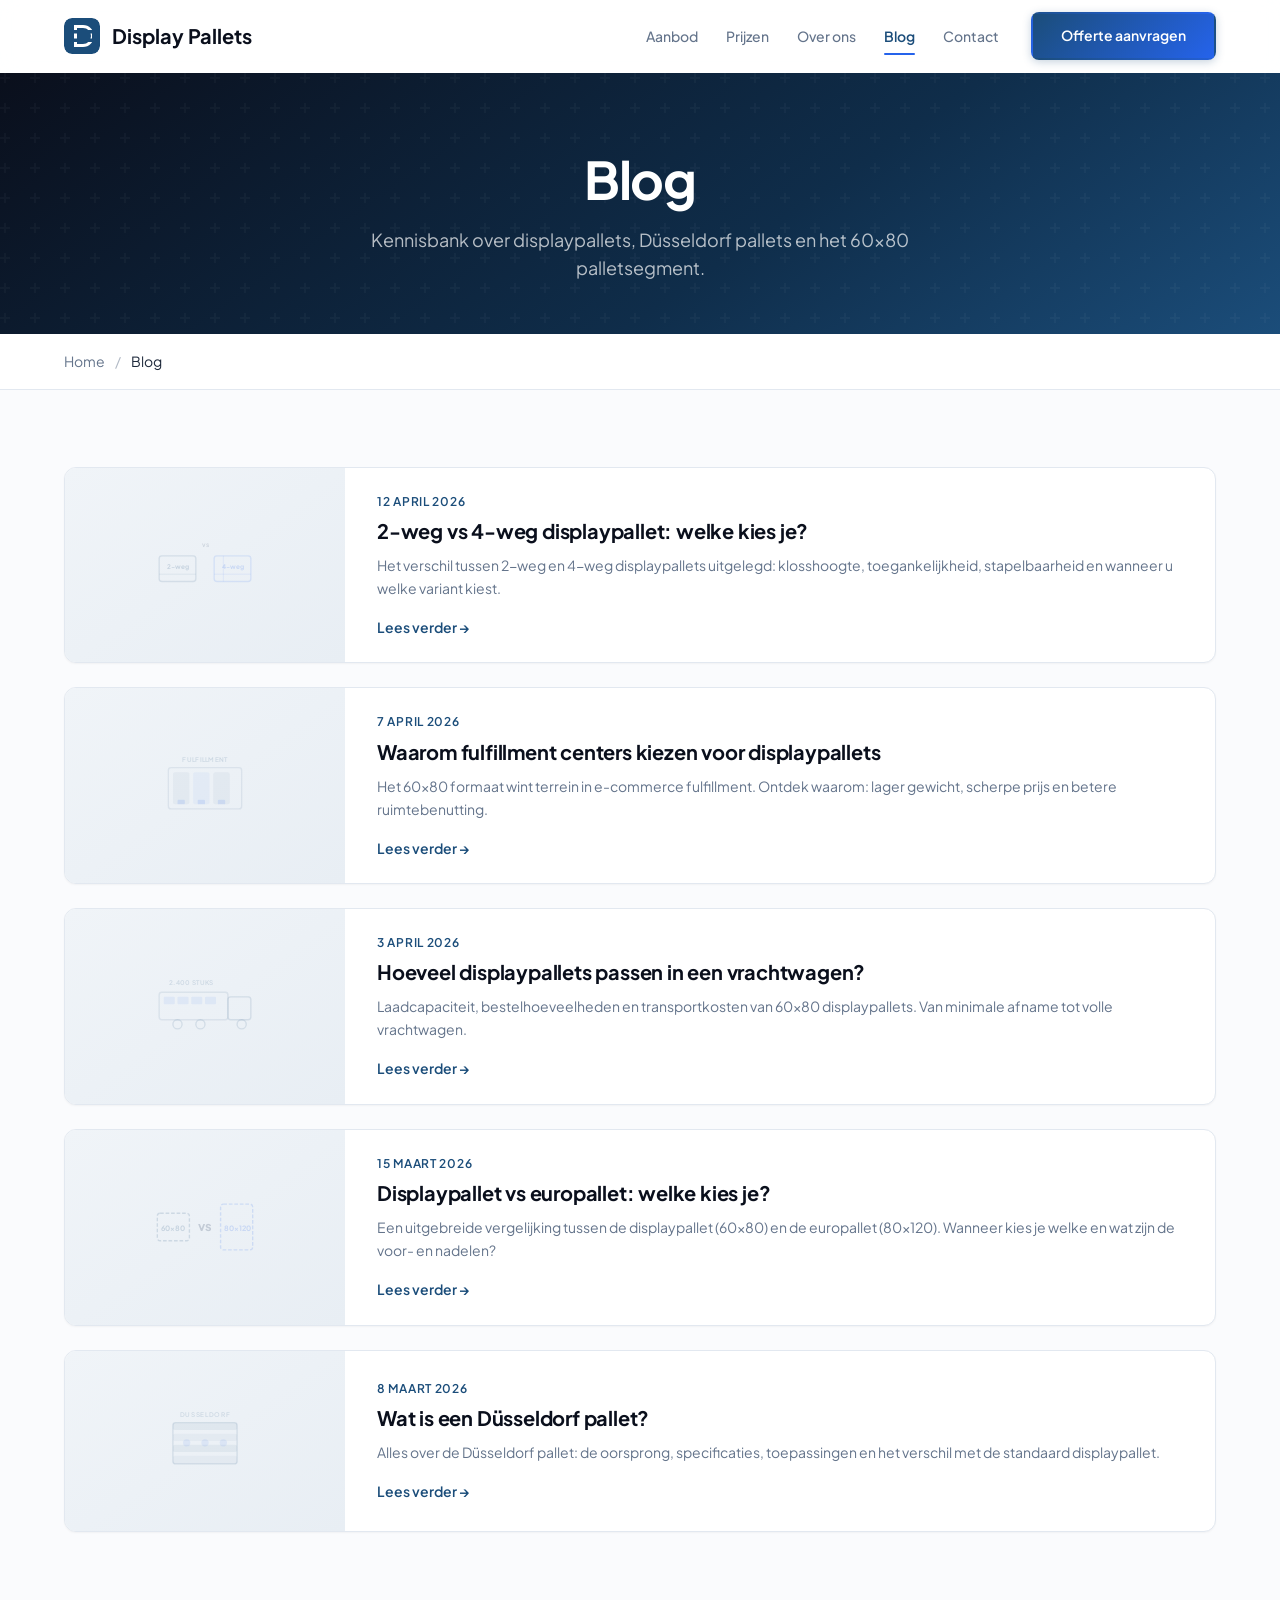
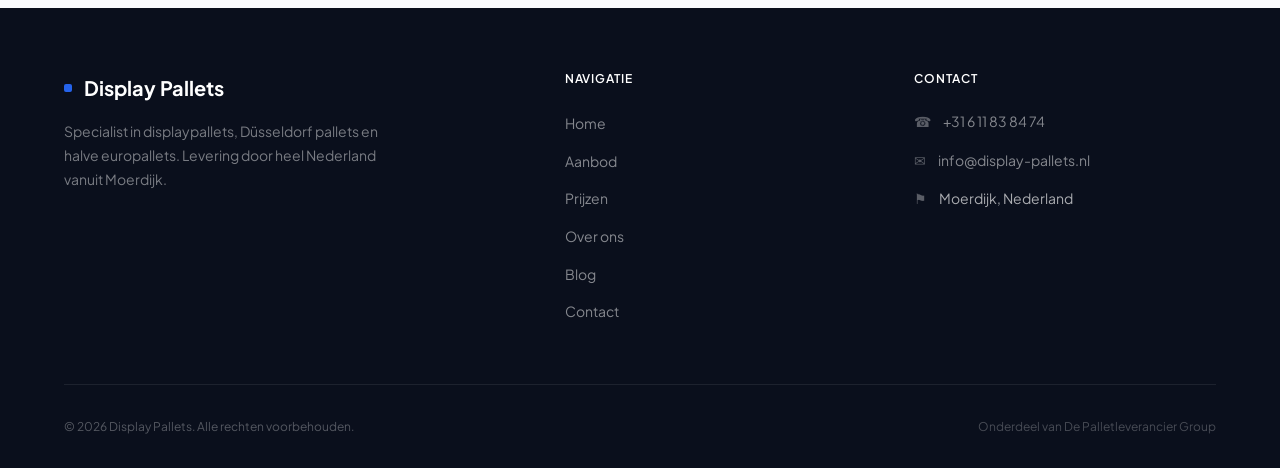
<file: blog.html>
<!DOCTYPE html>
<html lang="nl">
<head>
  <meta charset="UTF-8">
  <meta name="viewport" content="width=device-width, initial-scale=1.0">
  <title>Blog - Kennisbank over displaypallets | Display Pallets</title>
  <meta name="description" content="Lees onze artikelen over displaypallets, Düsseldorf pallets en het 60x80 palletsegment. Praktische kennis voor de palletindustrie.">
  <link rel="canonical" href="https://display-pallets.nl/blog">
  <meta property="og:type" content="website">
  <meta property="og:locale" content="nl_NL">
  <meta property="og:site_name" content="Display Pallets">
  <meta property="og:title" content="Blog - Kennisbank over displaypallets">
  <meta property="og:description" content="Lees onze artikelen over displaypallets, Düsseldorf pallets en het 60x80 palletsegment.">
  <meta property="og:url" content="https://display-pallets.nl/blog">
  <meta name="twitter:card" content="summary">
  <meta name="twitter:title" content="Blog - Display Pallets">
  <meta name="twitter:description" content="Kennisbank over displaypallets en het 60x80 palletsegment.">
  <link rel="icon" type="image/svg+xml" href="favicon.svg">
  <meta property="og:image" content="https://display-pallets.nl/og-image.svg">
  <meta name="twitter:image" content="https://display-pallets.nl/og-image.svg">
  <link rel="preconnect" href="https://fonts.googleapis.com">
  <link rel="preconnect" href="https://fonts.gstatic.com" crossorigin>
  <link href="https://fonts.googleapis.com/css2?family=Plus+Jakarta+Sans:wght@400;500;600;700&display=swap" rel="stylesheet">
  <link rel="stylesheet" href="css/style.css">
</head>
<body>

  <!-- Navigation -->
  <nav class="nav">
    <div class="container nav__inner">
      <a href="index.html" class="nav__logo">
        <span class="nav__logo-icon"><svg xmlns="http://www.w3.org/2000/svg" viewBox="0 0 36 36" aria-hidden="true"><rect width="36" height="36" rx="8" fill="#1B4D7A"/><defs><clipPath id="d"><path d="M10 7h3v22h-3zM13 7h6a11 11 0 0 1 0 22h-6v-3h6a8 8 0 0 0 0-16h-6z"/></clipPath></defs><g clip-path="url(#d)"><rect x="8" y="7" width="20" height="5" fill="#fff"/><rect x="8" y="15.5" width="20" height="5" fill="#fff"/><rect x="8" y="24" width="20" height="5" fill="#fff"/></g></svg></span>
        Display Pallets
      </a>
      <div class="nav__links">
        <a href="aanbod.html" class="nav__link">Aanbod</a>
        <a href="prijzen.html" class="nav__link">Prijzen</a>
        <a href="over-ons.html" class="nav__link">Over ons</a>
        <a href="blog.html" class="nav__link">Blog</a>
        <a href="contact.html" class="nav__link">Contact</a>
        <a href="contact.html" class="btn btn--primary nav__cta">Offerte aanvragen</a>
      </div>
      <button class="nav__hamburger" aria-label="Menu">
        <span></span>
        <span></span>
        <span></span>
      </button>
    </div>
  </nav>

  <!-- Page Header -->
  <section class="page-header">
    <div class="container">
      <h1>Blog</h1>
      <p>Kennisbank over displaypallets, Düsseldorf pallets en het 60x80 palletsegment.</p>
    </div>
  </section>

  <!-- Breadcrumb -->
  <div class="breadcrumb">
    <div class="container">
      <a href="index.html">Home</a> <span>/</span> Blog
    </div>
  </div>

  <!-- Blog Grid -->
  <section class="section">
    <div class="container">
      <div class="blog-grid">
        <article class="blog-card fade-up">
          <div class="blog-card__visual">
            <!-- 2-weg vs 4-weg SVG -->
            <svg viewBox="0 0 120 80" fill="none" xmlns="http://www.w3.org/2000/svg">
              <rect x="10" y="30" width="40" height="28" rx="3" stroke="#1B4D7A" stroke-width="1.5" opacity="0.2"/>
              <line x1="10" y1="50" x2="50" y2="50" stroke="#1B4D7A" stroke-width="1" opacity="0.15"/>
              <text x="30" y="44" text-anchor="middle" fill="#1B4D7A" opacity="0.3" font-family="Plus Jakarta Sans" font-size="7" font-weight="700">2-weg</text>
              <rect x="70" y="30" width="40" height="28" rx="3" stroke="#2563EB" stroke-width="1.5" opacity="0.2"/>
              <line x1="70" y1="50" x2="110" y2="50" stroke="#2563EB" stroke-width="1" opacity="0.15"/>
              <line x1="80" y1="30" x2="80" y2="58" stroke="#2563EB" stroke-width="1" opacity="0.15"/>
              <text x="90" y="44" text-anchor="middle" fill="#2563EB" opacity="0.3" font-family="Plus Jakarta Sans" font-size="7" font-weight="700">4-weg</text>
              <text x="60" y="20" text-anchor="middle" fill="#64748B" opacity="0.4" font-family="Plus Jakarta Sans" font-size="7" font-weight="600">vs</text>
            </svg>
          </div>
          <div class="blog-card__body">
            <div class="blog-card__date">12 april 2026</div>
            <h3><a href="blog/2-weg-vs-4-weg-displaypallet.html">2-weg vs 4-weg displaypallet: welke kies je?</a></h3>
            <p>Het verschil tussen 2-weg en 4-weg displaypallets uitgelegd: klosshoogte, toegankelijkheid, stapelbaarheid en wanneer u welke variant kiest.</p>
            <a href="blog/2-weg-vs-4-weg-displaypallet.html" class="blog-card__link">Lees verder &rarr;</a>
          </div>
        </article>
        <article class="blog-card fade-up delay-1">
          <div class="blog-card__visual">
            <!-- Fulfillment SVG -->
            <svg viewBox="0 0 120 80" fill="none" xmlns="http://www.w3.org/2000/svg">
              <rect x="20" y="20" width="80" height="45" rx="3" stroke="#1B4D7A" stroke-width="1.5" opacity="0.15"/>
              <rect x="25" y="25" width="18" height="35" rx="2" fill="#1B4D7A" opacity="0.08"/>
              <rect x="47" y="25" width="18" height="35" rx="2" fill="#2563EB" opacity="0.08"/>
              <rect x="69" y="25" width="18" height="35" rx="2" fill="#1B4D7A" opacity="0.08"/>
              <rect x="30" y="55" width="8" height="5" rx="1" fill="#2563EB" opacity="0.2"/>
              <rect x="52" y="55" width="8" height="5" rx="1" fill="#2563EB" opacity="0.2"/>
              <rect x="74" y="55" width="8" height="5" rx="1" fill="#2563EB" opacity="0.2"/>
              <text x="60" y="14" text-anchor="middle" fill="#1B4D7A" opacity="0.25" font-family="Plus Jakarta Sans" font-size="7" font-weight="600" letter-spacing="0.05em">FULFILLMENT</text>
            </svg>
          </div>
          <div class="blog-card__body">
            <div class="blog-card__date">7 april 2026</div>
            <h3><a href="blog/displaypallet-voor-fulfillment-centers.html">Waarom fulfillment centers kiezen voor displaypallets</a></h3>
            <p>Het 60x80 formaat wint terrein in e-commerce fulfillment. Ontdek waarom: lager gewicht, scherpe prijs en betere ruimtebenutting.</p>
            <a href="blog/displaypallet-voor-fulfillment-centers.html" class="blog-card__link">Lees verder &rarr;</a>
          </div>
        </article>
        <article class="blog-card fade-up">
          <div class="blog-card__visual">
            <!-- Vrachtwagen SVG -->
            <svg viewBox="0 0 120 80" fill="none" xmlns="http://www.w3.org/2000/svg">
              <rect x="10" y="25" width="75" height="30" rx="3" stroke="#1B4D7A" stroke-width="1.5" opacity="0.15"/>
              <rect x="85" y="30" width="25" height="25" rx="3" stroke="#1B4D7A" stroke-width="1.5" opacity="0.2"/>
              <circle cx="30" cy="60" r="5" stroke="#1B4D7A" stroke-width="1.5" opacity="0.2"/>
              <circle cx="55" cy="60" r="5" stroke="#1B4D7A" stroke-width="1.5" opacity="0.2"/>
              <circle cx="100" cy="60" r="5" stroke="#1B4D7A" stroke-width="1.5" opacity="0.2"/>
              <rect x="15" y="30" width="12" height="8" rx="1" fill="#2563EB" opacity="0.12"/>
              <rect x="30" y="30" width="12" height="8" rx="1" fill="#2563EB" opacity="0.12"/>
              <rect x="45" y="30" width="12" height="8" rx="1" fill="#2563EB" opacity="0.12"/>
              <rect x="60" y="30" width="12" height="8" rx="1" fill="#2563EB" opacity="0.12"/>
              <text x="45" y="17" text-anchor="middle" fill="#1B4D7A" opacity="0.25" font-family="Plus Jakarta Sans" font-size="7" font-weight="600" letter-spacing="0.05em">2.400 STUKS</text>
            </svg>
          </div>
          <div class="blog-card__body">
            <div class="blog-card__date">3 april 2026</div>
            <h3><a href="blog/hoeveel-displaypallets-per-vrachtwagen.html">Hoeveel displaypallets passen in een vrachtwagen?</a></h3>
            <p>Laadcapaciteit, bestelhoeveelheden en transportkosten van 60x80 displaypallets. Van minimale afname tot volle vrachtwagen.</p>
            <a href="blog/hoeveel-displaypallets-per-vrachtwagen.html" class="blog-card__link">Lees verder &rarr;</a>
          </div>
        </article>
        <article class="blog-card fade-up delay-1">
          <div class="blog-card__visual">
            <!-- Comparison SVG -->
            <svg viewBox="0 0 120 80" fill="none" xmlns="http://www.w3.org/2000/svg">
              <rect x="8" y="25" width="35" height="30" rx="3" stroke="#1B4D7A" stroke-width="1.5" opacity="0.25" stroke-dasharray="4 2"/>
              <rect x="77" y="15" width="35" height="50" rx="3" stroke="#2563EB" stroke-width="1.5" opacity="0.25" stroke-dasharray="4 2"/>
              <text x="25" y="44" text-anchor="middle" fill="#1B4D7A" opacity="0.3" font-family="Plus Jakarta Sans" font-size="8" font-weight="700">60x80</text>
              <text x="95" y="44" text-anchor="middle" fill="#2563EB" opacity="0.3" font-family="Plus Jakarta Sans" font-size="8" font-weight="700">80x120</text>
              <text x="60" y="44" text-anchor="middle" fill="#64748B" opacity="0.5" font-family="Plus Jakarta Sans" font-size="14" font-weight="700">vs</text>
            </svg>
          </div>
          <div class="blog-card__body">
            <div class="blog-card__date">15 maart 2026</div>
            <h3><a href="blog/displaypallet-vs-europallet.html">Displaypallet vs europallet: welke kies je?</a></h3>
            <p>Een uitgebreide vergelijking tussen de displaypallet (60x80) en de europallet (80x120). Wanneer kies je welke en wat zijn de voor- en nadelen?</p>
            <a href="blog/displaypallet-vs-europallet.html" class="blog-card__link">Lees verder &rarr;</a>
          </div>
        </article>
        <article class="blog-card fade-up">
          <div class="blog-card__visual">
            <!-- Düsseldorf pallet SVG -->
            <svg viewBox="0 0 120 80" fill="none" xmlns="http://www.w3.org/2000/svg">
              <rect x="25" y="20" width="70" height="45" rx="3" stroke="#1B4D7A" stroke-width="1.5" opacity="0.2"/>
              <rect x="25" y="20" width="70" height="8" rx="2" fill="#1B4D7A" opacity="0.1"/>
              <rect x="25" y="32" width="70" height="8" rx="2" fill="#1B4D7A" opacity="0.07"/>
              <rect x="25" y="44" width="70" height="8" rx="2" fill="#1B4D7A" opacity="0.1"/>
              <rect x="25" y="56" width="70" height="9" rx="2" fill="#1B4D7A" opacity="0.07"/>
              <circle cx="40" cy="42" r="4" fill="#2563EB" opacity="0.15"/>
              <circle cx="60" cy="42" r="4" fill="#2563EB" opacity="0.15"/>
              <circle cx="80" cy="42" r="4" fill="#2563EB" opacity="0.15"/>
              <text x="60" y="14" text-anchor="middle" fill="#1B4D7A" opacity="0.25" font-family="Plus Jakarta Sans" font-size="7" font-weight="600" letter-spacing="0.1em">DUSSELDORF</text>
            </svg>
          </div>
          <div class="blog-card__body">
            <div class="blog-card__date">8 maart 2026</div>
            <h3><a href="blog/wat-is-een-dusseldorf-pallet.html">Wat is een Düsseldorf pallet?</a></h3>
            <p>Alles over de Düsseldorf pallet: de oorsprong, specificaties, toepassingen en het verschil met de standaard displaypallet.</p>
            <a href="blog/wat-is-een-dusseldorf-pallet.html" class="blog-card__link">Lees verder &rarr;</a>
          </div>
        </article>
      </div>
    </div>
  </section>

  <!-- Footer -->
  <footer class="footer">
    <div class="container">
      <div class="footer__grid">
        <div class="footer__brand">
          <span class="footer__logo"><span class="nav__logo-accent"></span> Display Pallets</span>
          <p>Specialist in displaypallets, Düsseldorf pallets en halve europallets. Levering door heel Nederland vanuit Moerdijk.</p>
        </div>
        <div>
          <h4>Navigatie</h4>
          <ul class="footer__links">
            <li><a href="index.html">Home</a></li>
            <li><a href="aanbod.html">Aanbod</a></li>
            <li><a href="prijzen.html">Prijzen</a></li>
            <li><a href="over-ons.html">Over ons</a></li>
            <li><a href="blog.html">Blog</a></li>
            <li><a href="contact.html">Contact</a></li>
          </ul>
        </div>
        <div>
          <h4>Contact</h4>
          <div class="footer__contact-item">
            <span>&#9742;</span>
            <a href="tel:+31611838474">+31 6 11 83 84 74</a>
          </div>
          <div class="footer__contact-item">
            <span>&#9993;</span>
            <a href="mailto:info@display-pallets.nl">info@display-pallets.nl</a>
          </div>
          <div class="footer__contact-item">
            <span>&#9873;</span>
            <span>Moerdijk, Nederland</span>
          </div>
        </div>
      </div>
      <div class="footer__bottom">
        <span class="footer__copyright">&copy; 2026 Display Pallets. Alle rechten voorbehouden.</span>
        <span class="footer__group">Onderdeel van De Palletleverancier Group</span>
      </div>
    </div>
  </footer>

  <!-- Back to Top -->
  <button class="back-to-top" aria-label="Terug naar boven">&#8593;</button>

  <script src="js/main.js" defer></script>
</body>
</html>
</file>
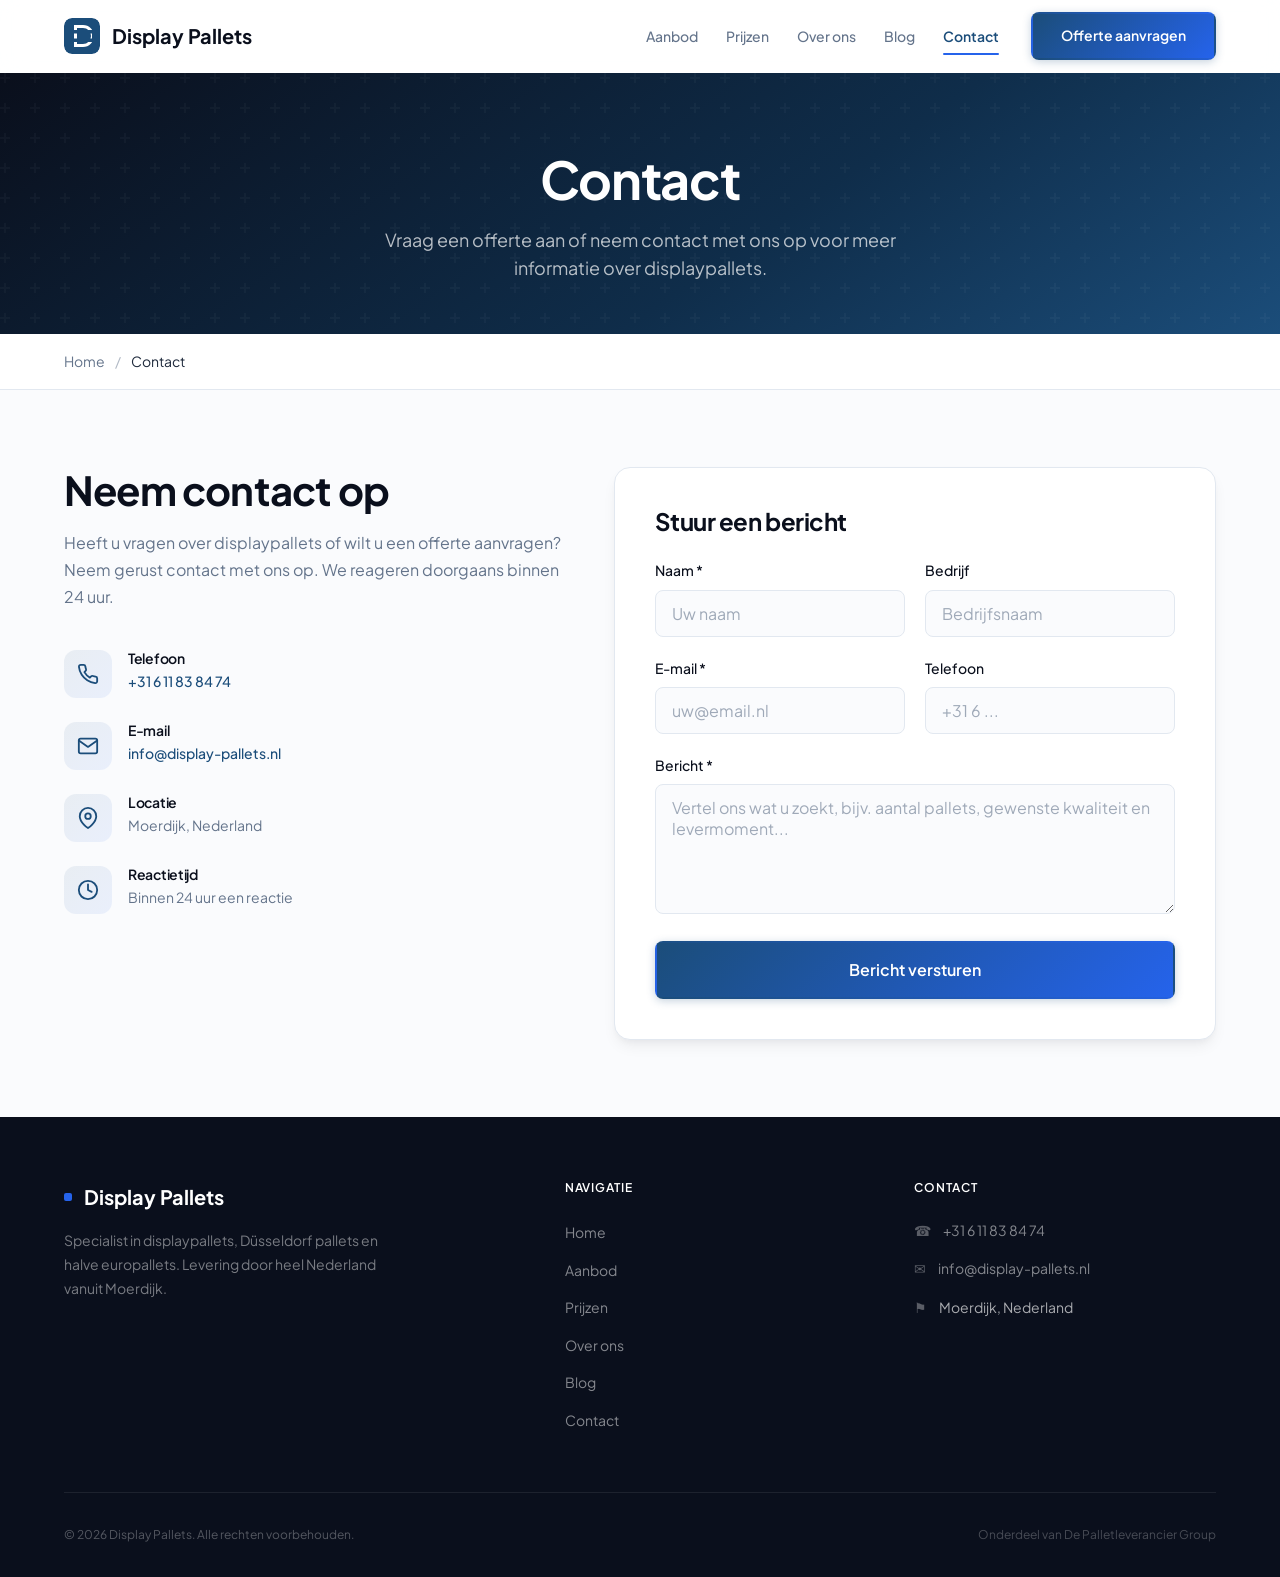
<file: contact.html>
<!DOCTYPE html>
<html lang="nl">
<head>
  <meta charset="UTF-8">
  <meta name="viewport" content="width=device-width, initial-scale=1.0">
  <title>Contact - Offerte aanvragen | Display Pallets</title>
  <meta name="description" content="Neem contact op met Display Pallets voor een offerte of meer informatie over displaypallets. Bel +31 6 11 83 84 74 of stuur een bericht.">
  <link rel="canonical" href="https://display-pallets.nl/contact">
  <meta property="og:type" content="website">
  <meta property="og:locale" content="nl_NL">
  <meta property="og:site_name" content="Display Pallets">
  <meta property="og:title" content="Contact - Offerte aanvragen | Display Pallets">
  <meta property="og:description" content="Neem contact op met Display Pallets voor een offerte of meer informatie over displaypallets.">
  <meta property="og:url" content="https://display-pallets.nl/contact">
  <meta name="twitter:card" content="summary">
  <meta name="twitter:title" content="Contact - Display Pallets">
  <meta name="twitter:description" content="Neem contact op met Display Pallets voor een offerte of meer informatie.">
  <link rel="icon" type="image/svg+xml" href="favicon.svg">
  <meta property="og:image" content="https://display-pallets.nl/og-image.svg">
  <meta name="twitter:image" content="https://display-pallets.nl/og-image.svg">
  <link rel="preconnect" href="https://fonts.googleapis.com">
  <link rel="preconnect" href="https://fonts.gstatic.com" crossorigin>
  <link href="https://fonts.googleapis.com/css2?family=Plus+Jakarta+Sans:wght@400;500;600;700&display=swap" rel="stylesheet">
  <link rel="stylesheet" href="css/style.css">
</head>
<body>

  <!-- Navigation -->
  <nav class="nav">
    <div class="container nav__inner">
      <a href="index.html" class="nav__logo">
        <span class="nav__logo-icon"><svg xmlns="http://www.w3.org/2000/svg" viewBox="0 0 36 36" aria-hidden="true"><rect width="36" height="36" rx="8" fill="#1B4D7A"/><defs><clipPath id="d"><path d="M10 7h3v22h-3zM13 7h6a11 11 0 0 1 0 22h-6v-3h6a8 8 0 0 0 0-16h-6z"/></clipPath></defs><g clip-path="url(#d)"><rect x="8" y="7" width="20" height="5" fill="#fff"/><rect x="8" y="15.5" width="20" height="5" fill="#fff"/><rect x="8" y="24" width="20" height="5" fill="#fff"/></g></svg></span>
        Display Pallets
      </a>
      <div class="nav__links">
        <a href="aanbod.html" class="nav__link">Aanbod</a>
        <a href="prijzen.html" class="nav__link">Prijzen</a>
        <a href="over-ons.html" class="nav__link">Over ons</a>
        <a href="blog.html" class="nav__link">Blog</a>
        <a href="contact.html" class="nav__link">Contact</a>
        <a href="contact.html" class="btn btn--primary nav__cta">Offerte aanvragen</a>
      </div>
      <button class="nav__hamburger" aria-label="Menu">
        <span></span>
        <span></span>
        <span></span>
      </button>
    </div>
  </nav>

  <!-- Page Header -->
  <section class="page-header">
    <div class="container">
      <h1>Contact</h1>
      <p>Vraag een offerte aan of neem contact met ons op voor meer informatie over displaypallets.</p>
    </div>
  </section>

  <!-- Breadcrumb -->
  <div class="breadcrumb">
    <div class="container">
      <a href="index.html">Home</a> <span>/</span> Contact
    </div>
  </div>

  <!-- Contact Section -->
  <section class="section">
    <div class="container">
      <div class="contact-grid">
        <div class="contact-info fade-up">
          <h2>Neem contact op</h2>
          <p>Heeft u vragen over displaypallets of wilt u een offerte aanvragen? Neem gerust contact met ons op. We reageren doorgaans binnen 24 uur.</p>

          <div class="contact-info__item">
            <div class="contact-info__icon">
              <svg viewBox="0 0 24 24" fill="none" stroke="currentColor" stroke-width="2" stroke-linecap="round" stroke-linejoin="round"><path d="M22 16.92v3a2 2 0 0 1-2.18 2 19.79 19.79 0 0 1-8.63-3.07 19.5 19.5 0 0 1-6-6 19.79 19.79 0 0 1-3.07-8.67A2 2 0 0 1 4.11 2h3a2 2 0 0 1 2 1.72 12.84 12.84 0 0 0 .7 2.81 2 2 0 0 1-.45 2.11L8.09 9.91a16 16 0 0 0 6 6l1.27-1.27a2 2 0 0 1 2.11-.45 12.84 12.84 0 0 0 2.81.7A2 2 0 0 1 22 16.92z"/></svg>
            </div>
            <div class="contact-info__text">
              <h4>Telefoon</h4>
              <p><a href="tel:+31611838474">+31 6 11 83 84 74</a></p>
            </div>
          </div>

          <div class="contact-info__item">
            <div class="contact-info__icon">
              <svg viewBox="0 0 24 24" fill="none" stroke="currentColor" stroke-width="2" stroke-linecap="round" stroke-linejoin="round"><path d="M4 4h16c1.1 0 2 .9 2 2v12c0 1.1-.9 2-2 2H4c-1.1 0-2-.9-2-2V6c0-1.1.9-2 2-2z"/><polyline points="22,6 12,13 2,6"/></svg>
            </div>
            <div class="contact-info__text">
              <h4>E-mail</h4>
              <p><a href="mailto:info@display-pallets.nl">info@display-pallets.nl</a></p>
            </div>
          </div>

          <div class="contact-info__item">
            <div class="contact-info__icon">
              <svg viewBox="0 0 24 24" fill="none" stroke="currentColor" stroke-width="2" stroke-linecap="round" stroke-linejoin="round"><path d="M21 10c0 7-9 13-9 13s-9-6-9-13a9 9 0 0 1 18 0z"/><circle cx="12" cy="10" r="3"/></svg>
            </div>
            <div class="contact-info__text">
              <h4>Locatie</h4>
              <p>Moerdijk, Nederland</p>
            </div>
          </div>

          <div class="contact-info__item">
            <div class="contact-info__icon">
              <svg viewBox="0 0 24 24" fill="none" stroke="currentColor" stroke-width="2" stroke-linecap="round" stroke-linejoin="round"><circle cx="12" cy="12" r="10"/><polyline points="12 6 12 12 16 14"/></svg>
            </div>
            <div class="contact-info__text">
              <h4>Reactietijd</h4>
              <p>Binnen 24 uur een reactie</p>
            </div>
          </div>
        </div>

        <div class="form-card fade-up delay-1">
          <h2>Stuur een bericht</h2>
          <form class="contact-form" action="https://formspree.io/f/xwvwpaod" method="POST">
            <div class="form-row">
              <div class="form-group">
                <label for="naam">Naam *</label>
                <input type="text" id="naam" name="naam" required placeholder="Uw naam">
              </div>
              <div class="form-group">
                <label for="bedrijf">Bedrijf</label>
                <input type="text" id="bedrijf" name="bedrijf" placeholder="Bedrijfsnaam">
              </div>
            </div>
            <div class="form-row">
              <div class="form-group">
                <label for="email">E-mail *</label>
                <input type="email" id="email" name="email" required placeholder="uw@email.nl">
              </div>
              <div class="form-group">
                <label for="telefoon">Telefoon</label>
                <input type="tel" id="telefoon" name="telefoon" placeholder="+31 6 ...">
              </div>
            </div>
            <div class="form-group">
              <label for="bericht">Bericht *</label>
              <textarea id="bericht" name="bericht" required placeholder="Vertel ons wat u zoekt, bijv. aantal pallets, gewenste kwaliteit en levermoment..."></textarea>
            </div>
            <button type="submit" class="btn btn--primary btn--lg btn--full">Bericht versturen</button>
            <div class="form-status"></div>
          </form>
        </div>
      </div>
    </div>
  </section>

  <!-- Footer -->
  <footer class="footer">
    <div class="container">
      <div class="footer__grid">
        <div class="footer__brand">
          <span class="footer__logo"><span class="nav__logo-accent"></span> Display Pallets</span>
          <p>Specialist in displaypallets, Düsseldorf pallets en halve europallets. Levering door heel Nederland vanuit Moerdijk.</p>
        </div>
        <div>
          <h4>Navigatie</h4>
          <ul class="footer__links">
            <li><a href="index.html">Home</a></li>
            <li><a href="aanbod.html">Aanbod</a></li>
            <li><a href="prijzen.html">Prijzen</a></li>
            <li><a href="over-ons.html">Over ons</a></li>
            <li><a href="blog.html">Blog</a></li>
            <li><a href="contact.html">Contact</a></li>
          </ul>
        </div>
        <div>
          <h4>Contact</h4>
          <div class="footer__contact-item">
            <span>&#9742;</span>
            <a href="tel:+31611838474">+31 6 11 83 84 74</a>
          </div>
          <div class="footer__contact-item">
            <span>&#9993;</span>
            <a href="mailto:info@display-pallets.nl">info@display-pallets.nl</a>
          </div>
          <div class="footer__contact-item">
            <span>&#9873;</span>
            <span>Moerdijk, Nederland</span>
          </div>
        </div>
      </div>
      <div class="footer__bottom">
        <span class="footer__copyright">&copy; 2026 Display Pallets. Alle rechten voorbehouden.</span>
        <span class="footer__group">Onderdeel van De Palletleverancier Group</span>
      </div>
    </div>
  </footer>

  <!-- Back to Top -->
  <button class="back-to-top" aria-label="Terug naar boven">&#8593;</button>

  <script src="js/main.js" defer></script>
</body>
</html>
</file>
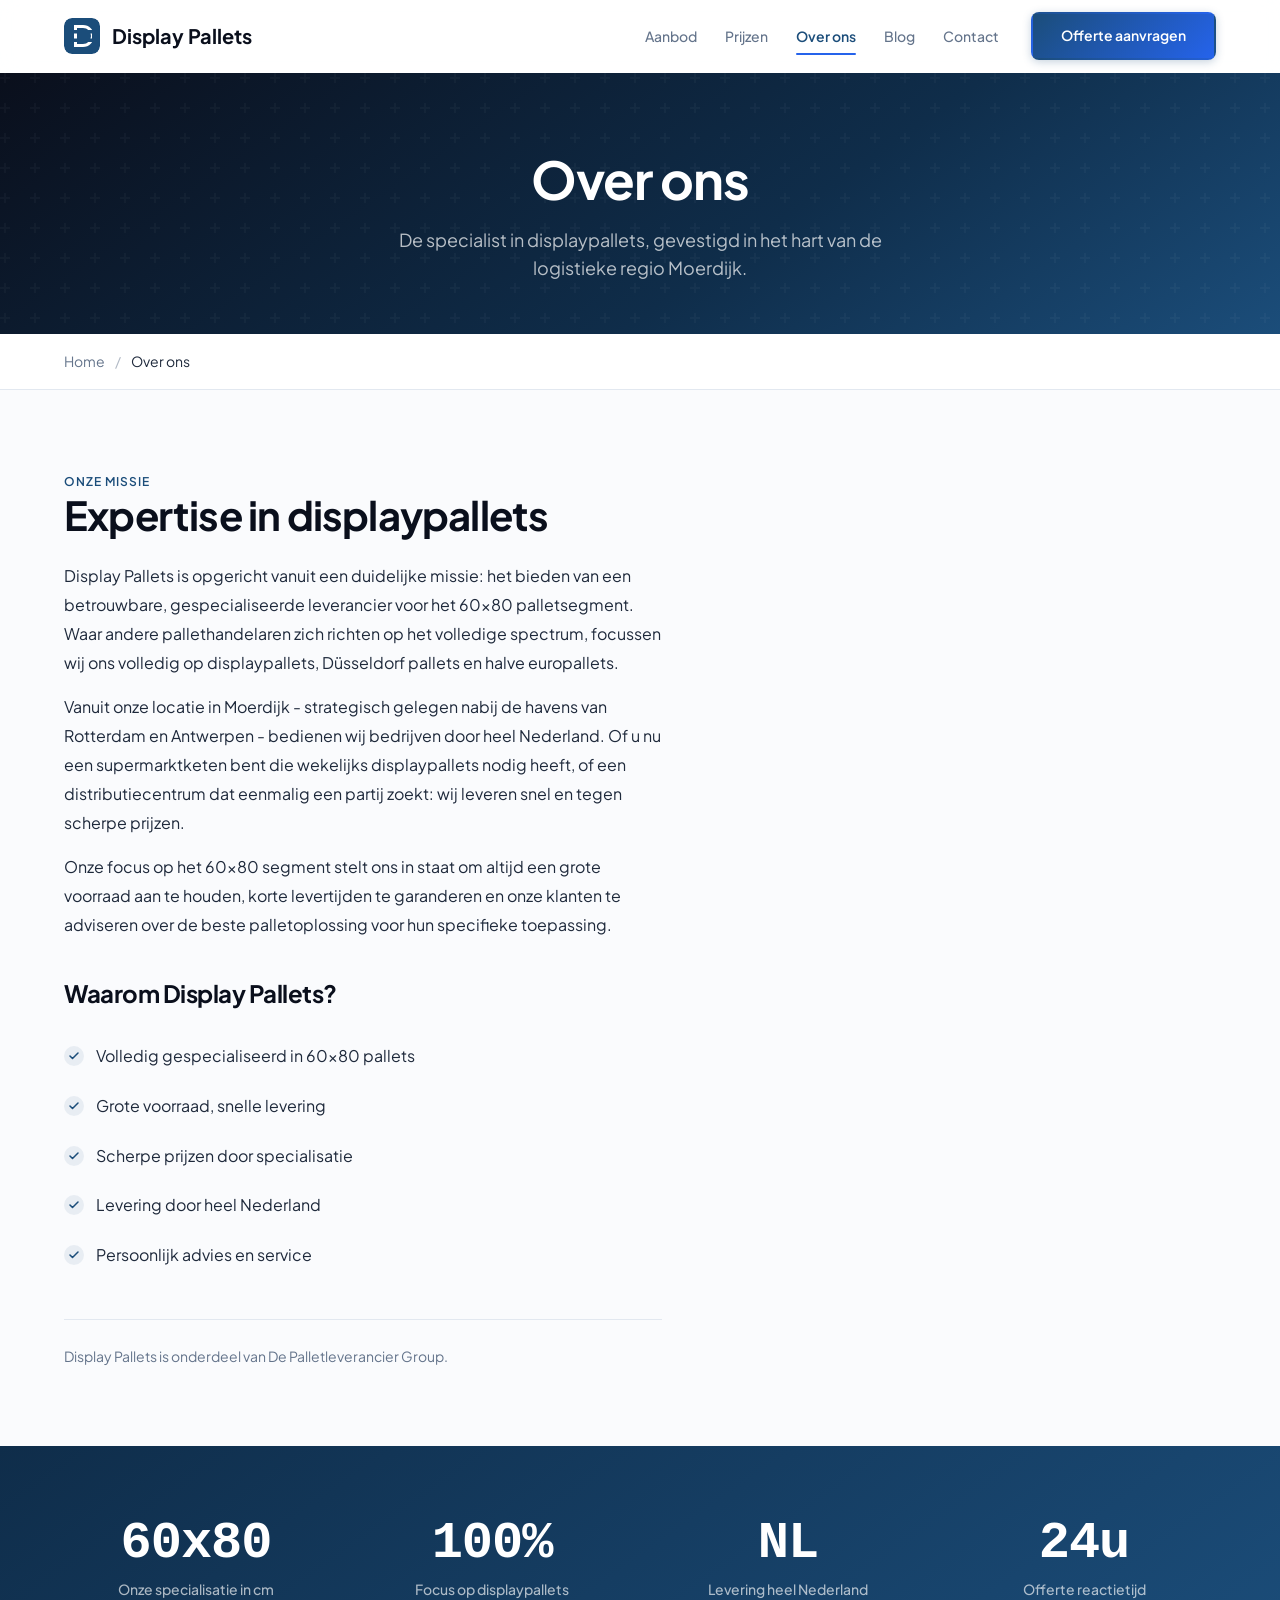
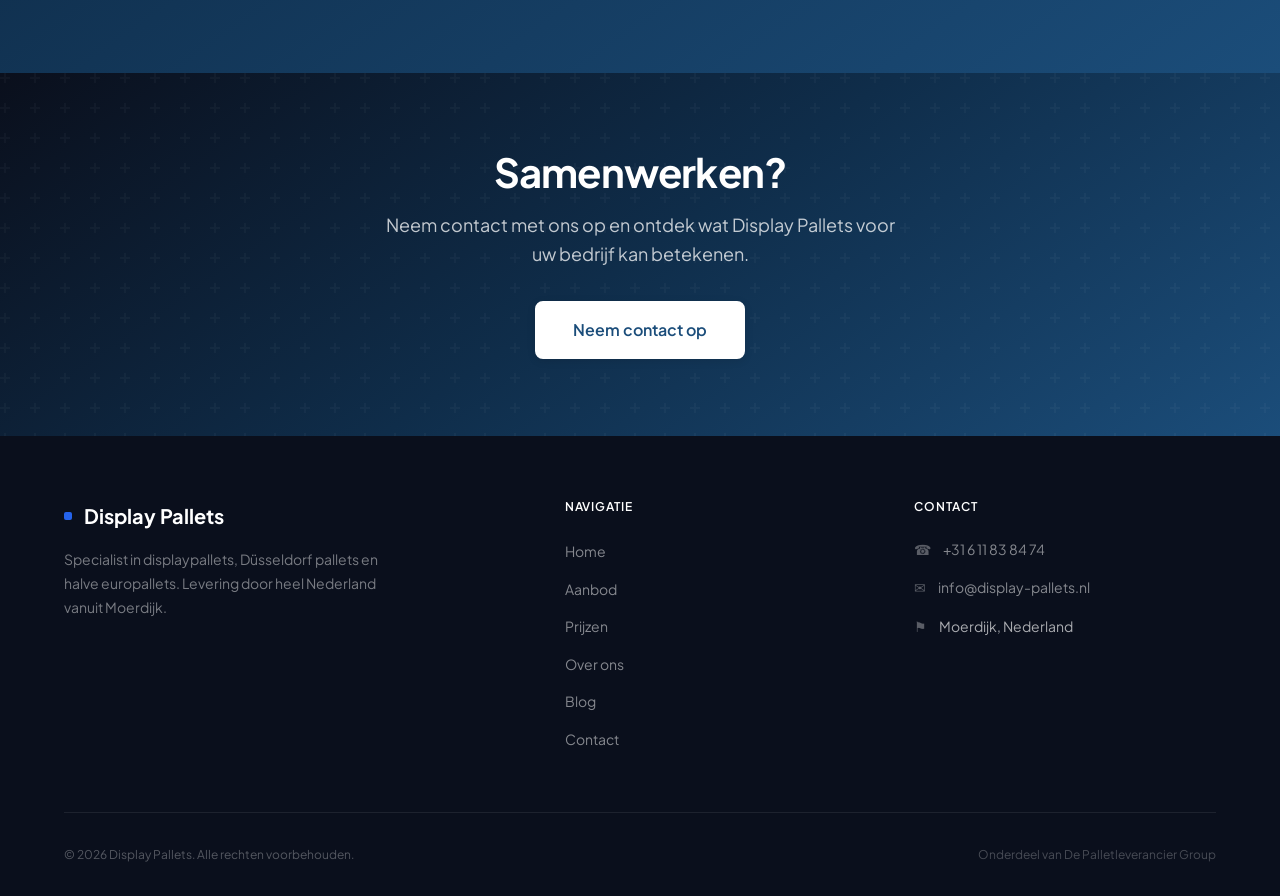
<file: over-ons.html>
<!DOCTYPE html>
<html lang="nl">
<head>
  <meta charset="UTF-8">
  <meta name="viewport" content="width=device-width, initial-scale=1.0">
  <title>Over ons - Display Pallets | Specialist in displaypallets</title>
  <meta name="description" content="Display Pallets is gespecialiseerd in displaypallets (60x80cm). Gevestigd in Moerdijk, levering door heel Nederland. Onderdeel van De Palletleverancier Group.">
  <link rel="canonical" href="https://display-pallets.nl/over-ons">
  <meta property="og:type" content="website">
  <meta property="og:locale" content="nl_NL">
  <meta property="og:site_name" content="Display Pallets">
  <meta property="og:title" content="Over ons - Display Pallets">
  <meta property="og:description" content="Display Pallets is gespecialiseerd in displaypallets (60x80cm). Gevestigd in Moerdijk, levering door heel Nederland.">
  <meta property="og:url" content="https://display-pallets.nl/over-ons">
  <meta name="twitter:card" content="summary">
  <meta name="twitter:title" content="Over ons - Display Pallets">
  <meta name="twitter:description" content="Display Pallets is gespecialiseerd in displaypallets (60x80cm). Gevestigd in Moerdijk.">
  <link rel="icon" type="image/svg+xml" href="favicon.svg">
  <meta property="og:image" content="https://display-pallets.nl/og-image.svg">
  <meta name="twitter:image" content="https://display-pallets.nl/og-image.svg">
  <link rel="preconnect" href="https://fonts.googleapis.com">
  <link rel="preconnect" href="https://fonts.gstatic.com" crossorigin>
  <link href="https://fonts.googleapis.com/css2?family=Plus+Jakarta+Sans:wght@400;500;600;700&display=swap" rel="stylesheet">
  <link rel="stylesheet" href="css/style.css">
</head>
<body>

  <!-- Navigation -->
  <nav class="nav">
    <div class="container nav__inner">
      <a href="index.html" class="nav__logo">
        <span class="nav__logo-icon"><svg xmlns="http://www.w3.org/2000/svg" viewBox="0 0 36 36" aria-hidden="true"><rect width="36" height="36" rx="8" fill="#1B4D7A"/><defs><clipPath id="d"><path d="M10 7h3v22h-3zM13 7h6a11 11 0 0 1 0 22h-6v-3h6a8 8 0 0 0 0-16h-6z"/></clipPath></defs><g clip-path="url(#d)"><rect x="8" y="7" width="20" height="5" fill="#fff"/><rect x="8" y="15.5" width="20" height="5" fill="#fff"/><rect x="8" y="24" width="20" height="5" fill="#fff"/></g></svg></span>
        Display Pallets
      </a>
      <div class="nav__links">
        <a href="aanbod.html" class="nav__link">Aanbod</a>
        <a href="prijzen.html" class="nav__link">Prijzen</a>
        <a href="over-ons.html" class="nav__link">Over ons</a>
        <a href="blog.html" class="nav__link">Blog</a>
        <a href="contact.html" class="nav__link">Contact</a>
        <a href="contact.html" class="btn btn--primary nav__cta">Offerte aanvragen</a>
      </div>
      <button class="nav__hamburger" aria-label="Menu">
        <span></span>
        <span></span>
        <span></span>
      </button>
    </div>
  </nav>

  <!-- Page Header -->
  <section class="page-header">
    <div class="container">
      <h1>Over ons</h1>
      <p>De specialist in displaypallets, gevestigd in het hart van de logistieke regio Moerdijk.</p>
    </div>
  </section>

  <!-- Breadcrumb -->
  <div class="breadcrumb">
    <div class="container">
      <a href="index.html">Home</a> <span>/</span> Over ons
    </div>
  </div>

  <!-- About Content -->
  <section class="section">
    <div class="container">
      <div class="about-content fade-up">
        <div class="about-text">
          <span class="label-text">Onze missie</span>
          <h2>Expertise in displaypallets</h2>
          <p>Display Pallets is opgericht vanuit een duidelijke missie: het bieden van een betrouwbare, gespecialiseerde leverancier voor het 60x80 palletsegment. Waar andere pallethandelaren zich richten op het volledige spectrum, focussen wij ons volledig op displaypallets, Düsseldorf pallets en halve europallets.</p>
          <p>Vanuit onze locatie in Moerdijk - strategisch gelegen nabij de havens van Rotterdam en Antwerpen - bedienen wij bedrijven door heel Nederland. Of u nu een supermarktketen bent die wekelijks displaypallets nodig heeft, of een distributiecentrum dat eenmalig een partij zoekt: wij leveren snel en tegen scherpe prijzen.</p>
          <p>Onze focus op het 60x80 segment stelt ons in staat om altijd een grote voorraad aan te houden, korte levertijden te garanderen en onze klanten te adviseren over de beste palletoplossing voor hun specifieke toepassing.</p>

          <h3 style="margin-top: var(--sp-10);">Waarom Display Pallets?</h3>
          <ul class="about-list">
            <li>Volledig gespecialiseerd in 60x80 pallets</li>
            <li>Grote voorraad, snelle levering</li>
            <li>Scherpe prijzen door specialisatie</li>
            <li>Levering door heel Nederland</li>
            <li>Persoonlijk advies en service</li>
          </ul>

          <p class="group-note">Display Pallets is onderdeel van De Palletleverancier Group.</p>
        </div>
      </div>
    </div>
  </section>

  <!-- Stats -->
  <section class="stats-section">
    <div class="container">
      <div class="stats-grid">
        <div class="stat-item fade-up">
          <div class="stat-item__value">60x80</div>
          <div class="stat-item__label">Onze specialisatie in cm</div>
        </div>
        <div class="stat-item fade-up delay-1">
          <div class="stat-item__value">100%</div>
          <div class="stat-item__label">Focus op displaypallets</div>
        </div>
        <div class="stat-item fade-up delay-2">
          <div class="stat-item__value">NL</div>
          <div class="stat-item__label">Levering heel Nederland</div>
        </div>
        <div class="stat-item fade-up delay-3">
          <div class="stat-item__value">24u</div>
          <div class="stat-item__label">Offerte reactietijd</div>
        </div>
      </div>
    </div>
  </section>

  <!-- CTA -->
  <section class="cta-section">
    <div class="container">
      <h2>Samenwerken?</h2>
      <p>Neem contact met ons op en ontdek wat Display Pallets voor uw bedrijf kan betekenen.</p>
      <a href="contact.html" class="btn btn--white btn--lg">Neem contact op</a>
    </div>
  </section>

  <!-- Footer -->
  <footer class="footer">
    <div class="container">
      <div class="footer__grid">
        <div class="footer__brand">
          <span class="footer__logo"><span class="nav__logo-accent"></span> Display Pallets</span>
          <p>Specialist in displaypallets, Düsseldorf pallets en halve europallets. Levering door heel Nederland vanuit Moerdijk.</p>
        </div>
        <div>
          <h4>Navigatie</h4>
          <ul class="footer__links">
            <li><a href="index.html">Home</a></li>
            <li><a href="aanbod.html">Aanbod</a></li>
            <li><a href="prijzen.html">Prijzen</a></li>
            <li><a href="over-ons.html">Over ons</a></li>
            <li><a href="blog.html">Blog</a></li>
            <li><a href="contact.html">Contact</a></li>
          </ul>
        </div>
        <div>
          <h4>Contact</h4>
          <div class="footer__contact-item">
            <span>&#9742;</span>
            <a href="tel:+31611838474">+31 6 11 83 84 74</a>
          </div>
          <div class="footer__contact-item">
            <span>&#9993;</span>
            <a href="mailto:info@display-pallets.nl">info@display-pallets.nl</a>
          </div>
          <div class="footer__contact-item">
            <span>&#9873;</span>
            <span>Moerdijk, Nederland</span>
          </div>
        </div>
      </div>
      <div class="footer__bottom">
        <span class="footer__copyright">&copy; 2026 Display Pallets. Alle rechten voorbehouden.</span>
        <span class="footer__group">Onderdeel van De Palletleverancier Group</span>
      </div>
    </div>
  </footer>

  <!-- Back to Top -->
  <button class="back-to-top" aria-label="Terug naar boven">&#8593;</button>

  <script src="js/main.js" defer></script>
</body>
</html>
</file>
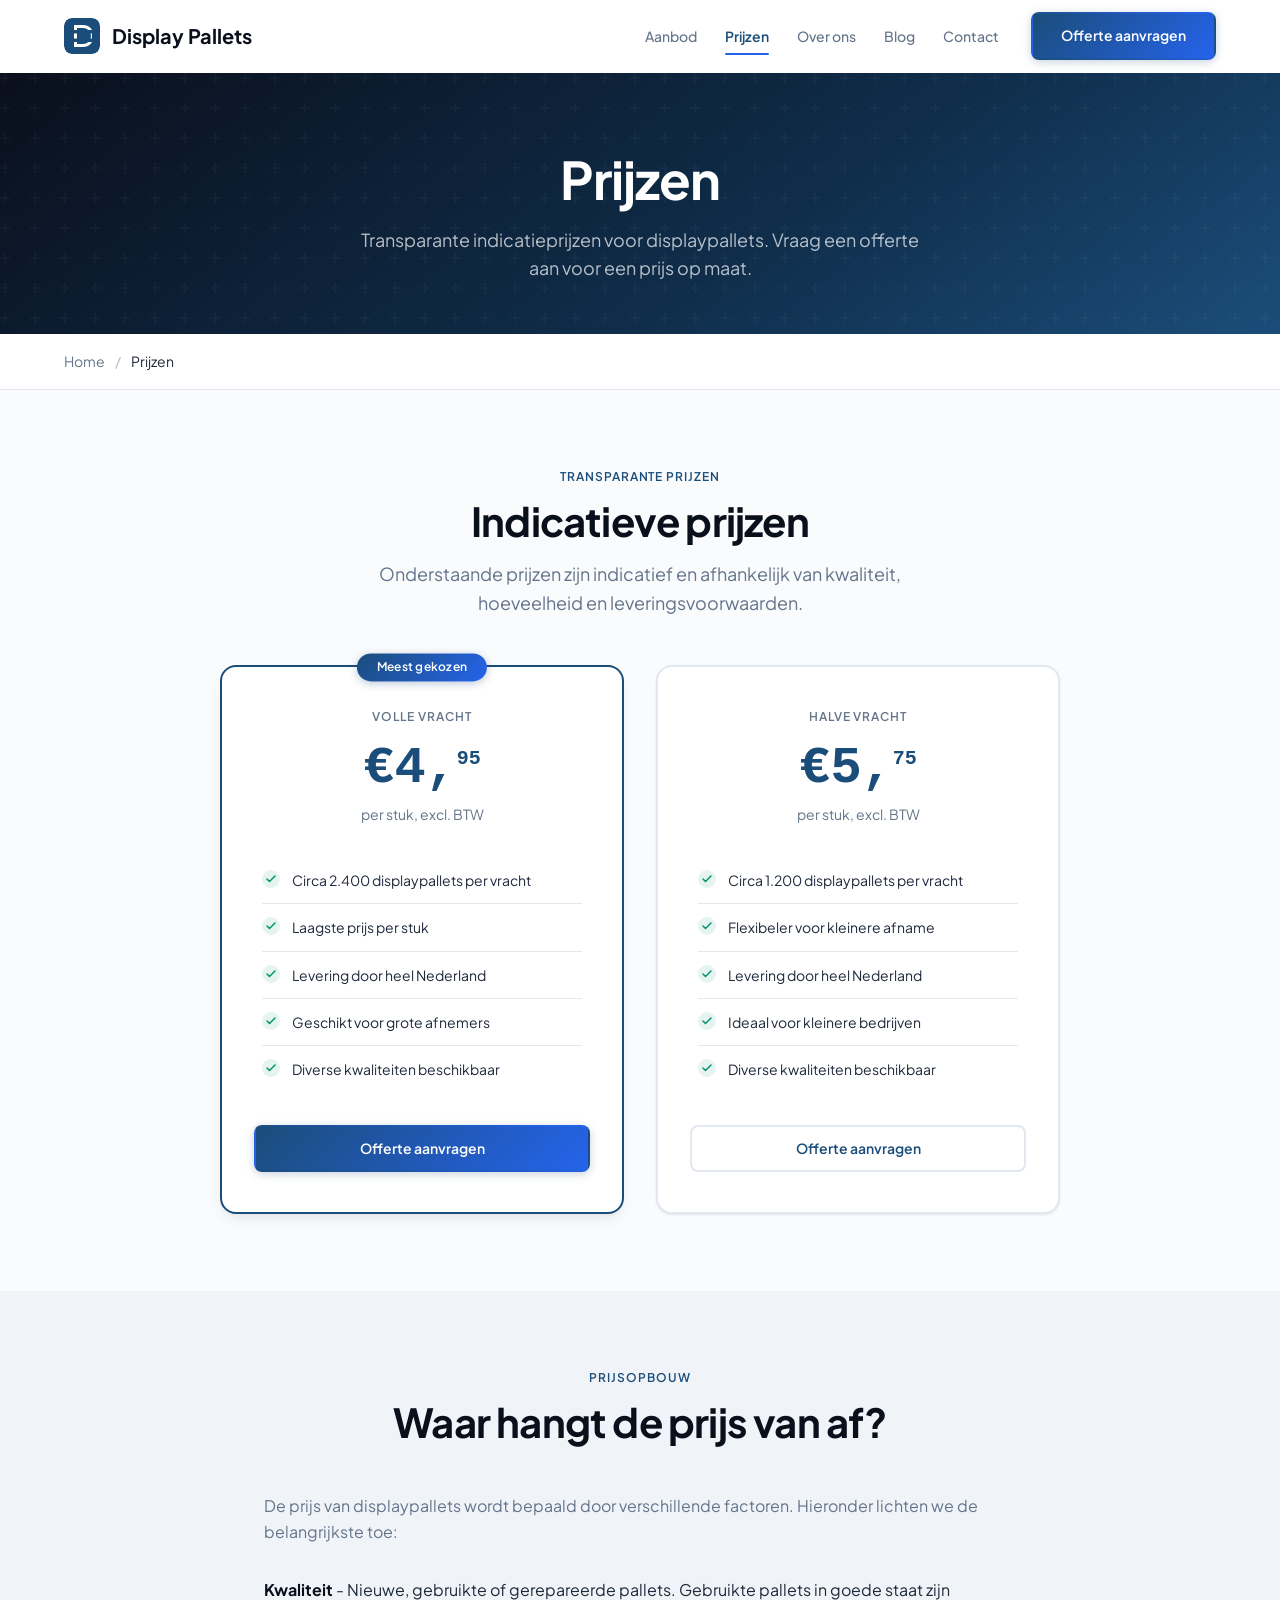
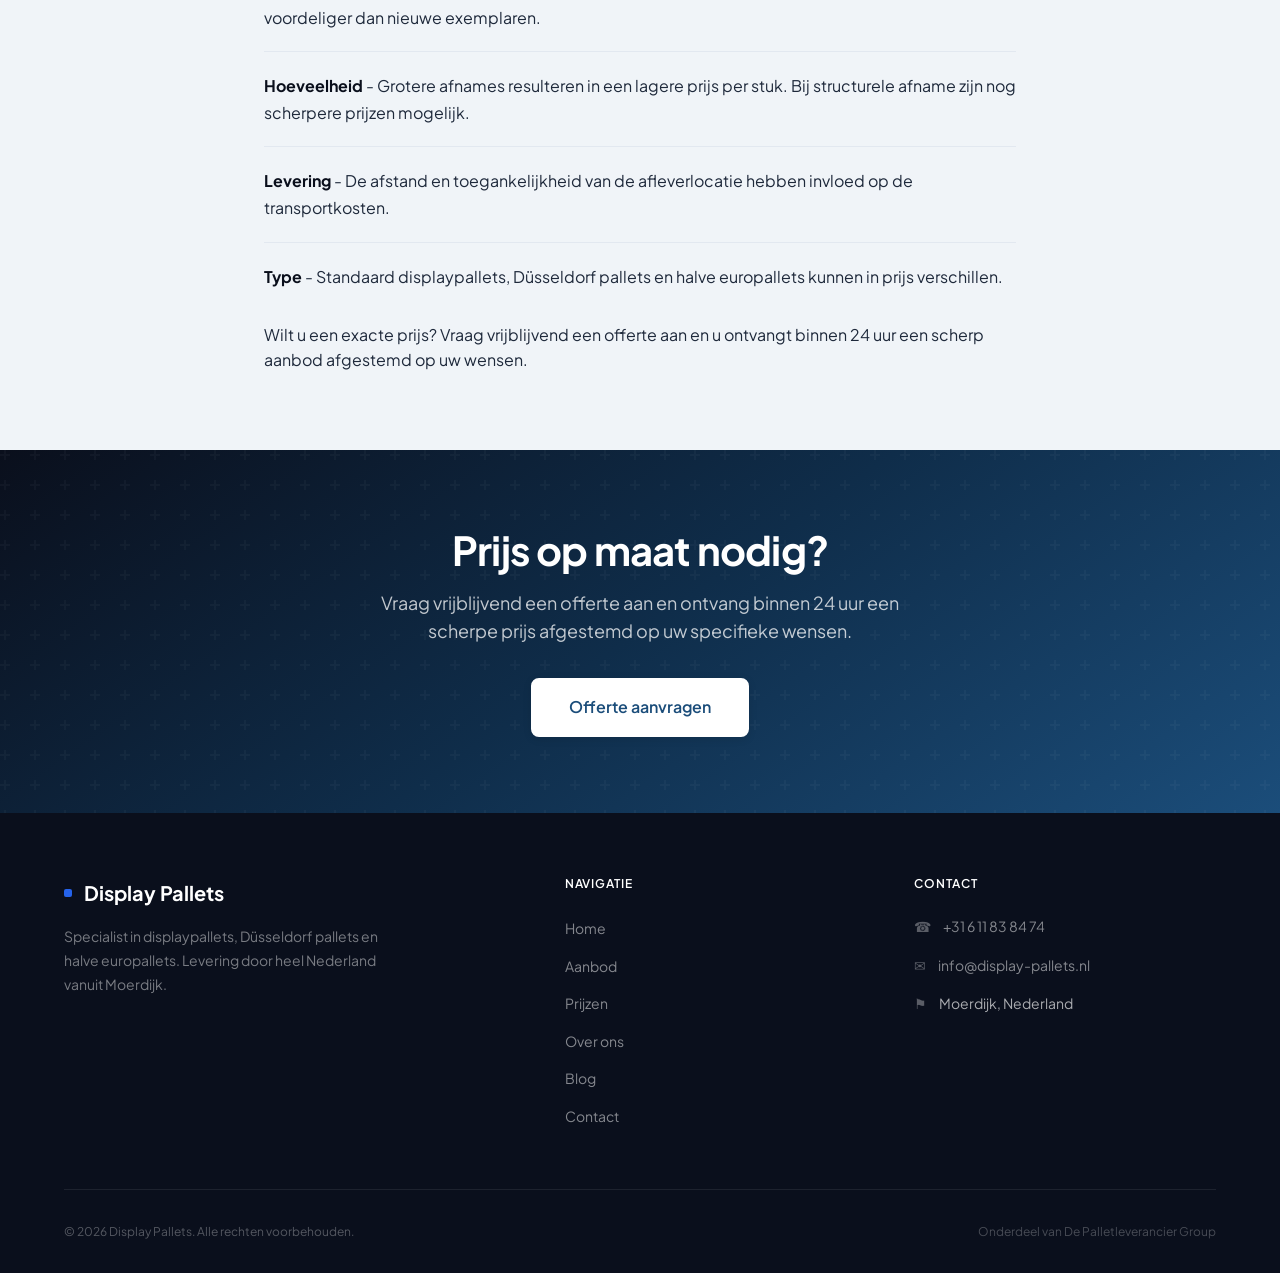
<file: prijzen.html>
<!DOCTYPE html>
<html lang="nl">
<head>
  <meta charset="UTF-8">
  <meta name="viewport" content="width=device-width, initial-scale=1.0">
  <title>Prijzen displaypallets - Vanaf €4,95 per stuk | Display Pallets</title>
  <meta name="description" content="Displaypallet prijzen: vanaf €4,95 per stuk (volle vracht) en €5,75 per stuk (halve vracht), excl. BTW. Vraag een offerte aan voor een prijs op maat.">
  <link rel="canonical" href="https://display-pallets.nl/prijzen">
  <meta property="og:type" content="website">
  <meta property="og:locale" content="nl_NL">
  <meta property="og:site_name" content="Display Pallets">
  <meta property="og:title" content="Prijzen displaypallets - Vanaf €4,95 per stuk">
  <meta property="og:description" content="Displaypallet prijzen: vanaf €4,95 per stuk (volle vracht). Vraag een offerte aan voor een prijs op maat.">
  <meta property="og:url" content="https://display-pallets.nl/prijzen">
  <meta name="twitter:card" content="summary">
  <meta name="twitter:title" content="Prijzen displaypallets - Display Pallets">
  <meta name="twitter:description" content="Displaypallet prijzen: vanaf €4,95 per stuk (volle vracht), excl. BTW.">
  <link rel="icon" type="image/svg+xml" href="favicon.svg">
  <meta property="og:image" content="https://display-pallets.nl/og-image.svg">
  <meta name="twitter:image" content="https://display-pallets.nl/og-image.svg">
  <link rel="preconnect" href="https://fonts.googleapis.com">
  <link rel="preconnect" href="https://fonts.gstatic.com" crossorigin>
  <link href="https://fonts.googleapis.com/css2?family=Plus+Jakarta+Sans:wght@400;500;600;700&display=swap" rel="stylesheet">
  <link rel="stylesheet" href="css/style.css">
  <script type="application/ld+json">
  {
    "@context": "https://schema.org",
    "@type": "Product",
    "name": "Displaypallet 60x80 cm",
    "description": "Houten displaypallet met afmetingen 60x80 cm, geschikt voor retail en logistiek. Volle vracht circa 2.400 stuks.",
    "image": "https://display-pallets.nl/og-image.svg",
    "brand": {
      "@type": "Brand",
      "name": "Display Pallets"
    },
    "offers": {
      "@type": "AggregateOffer",
      "lowPrice": "4.95",
      "highPrice": "5.75",
      "priceCurrency": "EUR",
      "offerCount": "2",
      "availability": "https://schema.org/InStock",
      "priceValidUntil": "2026-12-31",
      "url": "https://display-pallets.nl/prijzen",
      "areaServed": "NL",
      "seller": {"@type": "Organization", "name": "Display Pallets", "url": "https://display-pallets.nl"},
      "shippingDetails": {
        "@type": "OfferShippingDetails",
        "shippingDestination": {
          "@type": "DefinedRegion",
          "addressCountry": "NL"
        },
        "deliveryTime": {
          "@type": "ShippingDeliveryTime",
          "handlingTime": {"@type": "QuantitativeValue", "minValue": 1, "maxValue": 3, "unitCode": "d"},
          "transitTime": {"@type": "QuantitativeValue", "minValue": 1, "maxValue": 2, "unitCode": "d"}
        }
      },
      "hasMerchantReturnPolicy": {
        "@type": "MerchantReturnPolicy",
        "applicableCountry": "NL",
        "returnPolicyCategory": "https://schema.org/MerchantReturnNotPermitted"
      }
    }
  }
  </script>
</head>
<body>

  <!-- Navigation -->
  <nav class="nav">
    <div class="container nav__inner">
      <a href="index.html" class="nav__logo">
        <span class="nav__logo-icon"><svg xmlns="http://www.w3.org/2000/svg" viewBox="0 0 36 36" aria-hidden="true"><rect width="36" height="36" rx="8" fill="#1B4D7A"/><defs><clipPath id="d"><path d="M10 7h3v22h-3zM13 7h6a11 11 0 0 1 0 22h-6v-3h6a8 8 0 0 0 0-16h-6z"/></clipPath></defs><g clip-path="url(#d)"><rect x="8" y="7" width="20" height="5" fill="#fff"/><rect x="8" y="15.5" width="20" height="5" fill="#fff"/><rect x="8" y="24" width="20" height="5" fill="#fff"/></g></svg></span>
        Display Pallets
      </a>
      <div class="nav__links">
        <a href="aanbod.html" class="nav__link">Aanbod</a>
        <a href="prijzen.html" class="nav__link">Prijzen</a>
        <a href="over-ons.html" class="nav__link">Over ons</a>
        <a href="blog.html" class="nav__link">Blog</a>
        <a href="contact.html" class="nav__link">Contact</a>
        <a href="contact.html" class="btn btn--primary nav__cta">Offerte aanvragen</a>
      </div>
      <button class="nav__hamburger" aria-label="Menu">
        <span></span>
        <span></span>
        <span></span>
      </button>
    </div>
  </nav>

  <!-- Page Header -->
  <section class="page-header">
    <div class="container">
      <h1>Prijzen</h1>
      <p>Transparante indicatieprijzen voor displaypallets. Vraag een offerte aan voor een prijs op maat.</p>
    </div>
  </section>

  <!-- Breadcrumb -->
  <div class="breadcrumb">
    <div class="container">
      <a href="index.html">Home</a> <span>/</span> Prijzen
    </div>
  </div>

  <!-- Pricing Cards -->
  <section class="section">
    <div class="container">
      <div class="section-intro fade-up">
        <span class="label-text">Transparante prijzen</span>
        <h2>Indicatieve prijzen</h2>
        <p>Onderstaande prijzen zijn indicatief en afhankelijk van kwaliteit, hoeveelheid en leveringsvoorwaarden.</p>
      </div>
      <div class="pricing-grid fade-up">
        <div class="pricing-card pricing-card--featured">
          <div class="pricing-card__type">Volle vracht</div>
          <div class="pricing-card__price">&euro;4,<span>95</span></div>
          <div class="pricing-card__unit">per stuk, excl. BTW</div>
          <ul class="pricing-card__details">
            <li>Circa 2.400 displaypallets per vracht</li>
            <li>Laagste prijs per stuk</li>
            <li>Levering door heel Nederland</li>
            <li>Geschikt voor grote afnemers</li>
            <li>Diverse kwaliteiten beschikbaar</li>
          </ul>
          <a href="contact.html" class="btn btn--primary btn--full">Offerte aanvragen</a>
        </div>
        <div class="pricing-card">
          <div class="pricing-card__type">Halve vracht</div>
          <div class="pricing-card__price">&euro;5,<span>75</span></div>
          <div class="pricing-card__unit">per stuk, excl. BTW</div>
          <ul class="pricing-card__details">
            <li>Circa 1.200 displaypallets per vracht</li>
            <li>Flexibeler voor kleinere afname</li>
            <li>Levering door heel Nederland</li>
            <li>Ideaal voor kleinere bedrijven</li>
            <li>Diverse kwaliteiten beschikbaar</li>
          </ul>
          <a href="contact.html" class="btn btn--secondary btn--full">Offerte aanvragen</a>
        </div>
      </div>
    </div>
  </section>

  <!-- Price Visual + Explanation -->
  <section class="section section--alt">
    <div class="container container--narrow">
      <div class="fade-up">
        <div class="section-intro">
          <span class="label-text">Prijsopbouw</span>
          <h2>Waar hangt de prijs van af?</h2>
        </div>
        <p style="color: var(--clr-text-muted); margin-bottom: var(--sp-6);">De prijs van displaypallets wordt bepaald door verschillende factoren. Hieronder lichten we de belangrijkste toe:</p>
        <ul class="price-factors">
          <li>
            <strong>Kwaliteit</strong> - Nieuwe, gebruikte of gerepareerde pallets. Gebruikte pallets in goede staat zijn voordeliger dan nieuwe exemplaren.
          </li>
          <li>
            <strong>Hoeveelheid</strong> - Grotere afnames resulteren in een lagere prijs per stuk. Bij structurele afname zijn nog scherpere prijzen mogelijk.
          </li>
          <li>
            <strong>Levering</strong> - De afstand en toegankelijkheid van de afleverlocatie hebben invloed op de transportkosten.
          </li>
          <li>
            <strong>Type</strong> - Standaard displaypallets, Düsseldorf pallets en halve europallets kunnen in prijs verschillen.
          </li>
        </ul>
        <p>Wilt u een exacte prijs? Vraag vrijblijvend een offerte aan en u ontvangt binnen 24 uur een scherp aanbod afgestemd op uw wensen.</p>
      </div>
    </div>
  </section>

  <!-- CTA -->
  <section class="cta-section">
    <div class="container">
      <h2>Prijs op maat nodig?</h2>
      <p>Vraag vrijblijvend een offerte aan en ontvang binnen 24 uur een scherpe prijs afgestemd op uw specifieke wensen.</p>
      <a href="contact.html" class="btn btn--white btn--lg">Offerte aanvragen</a>
    </div>
  </section>

  <!-- Footer -->
  <footer class="footer">
    <div class="container">
      <div class="footer__grid">
        <div class="footer__brand">
          <span class="footer__logo"><span class="nav__logo-accent"></span> Display Pallets</span>
          <p>Specialist in displaypallets, Düsseldorf pallets en halve europallets. Levering door heel Nederland vanuit Moerdijk.</p>
        </div>
        <div>
          <h4>Navigatie</h4>
          <ul class="footer__links">
            <li><a href="index.html">Home</a></li>
            <li><a href="aanbod.html">Aanbod</a></li>
            <li><a href="prijzen.html">Prijzen</a></li>
            <li><a href="over-ons.html">Over ons</a></li>
            <li><a href="blog.html">Blog</a></li>
            <li><a href="contact.html">Contact</a></li>
          </ul>
        </div>
        <div>
          <h4>Contact</h4>
          <div class="footer__contact-item">
            <span>&#9742;</span>
            <a href="tel:+31611838474">+31 6 11 83 84 74</a>
          </div>
          <div class="footer__contact-item">
            <span>&#9993;</span>
            <a href="mailto:info@display-pallets.nl">info@display-pallets.nl</a>
          </div>
          <div class="footer__contact-item">
            <span>&#9873;</span>
            <span>Moerdijk, Nederland</span>
          </div>
        </div>
      </div>
      <div class="footer__bottom">
        <span class="footer__copyright">&copy; 2026 Display Pallets. Alle rechten voorbehouden.</span>
        <span class="footer__group">Onderdeel van De Palletleverancier Group</span>
      </div>
    </div>
  </footer>

  <!-- Back to Top -->
  <button class="back-to-top" aria-label="Terug naar boven">&#8593;</button>

  <script src="js/main.js" defer></script>
</body>
</html>
</file>
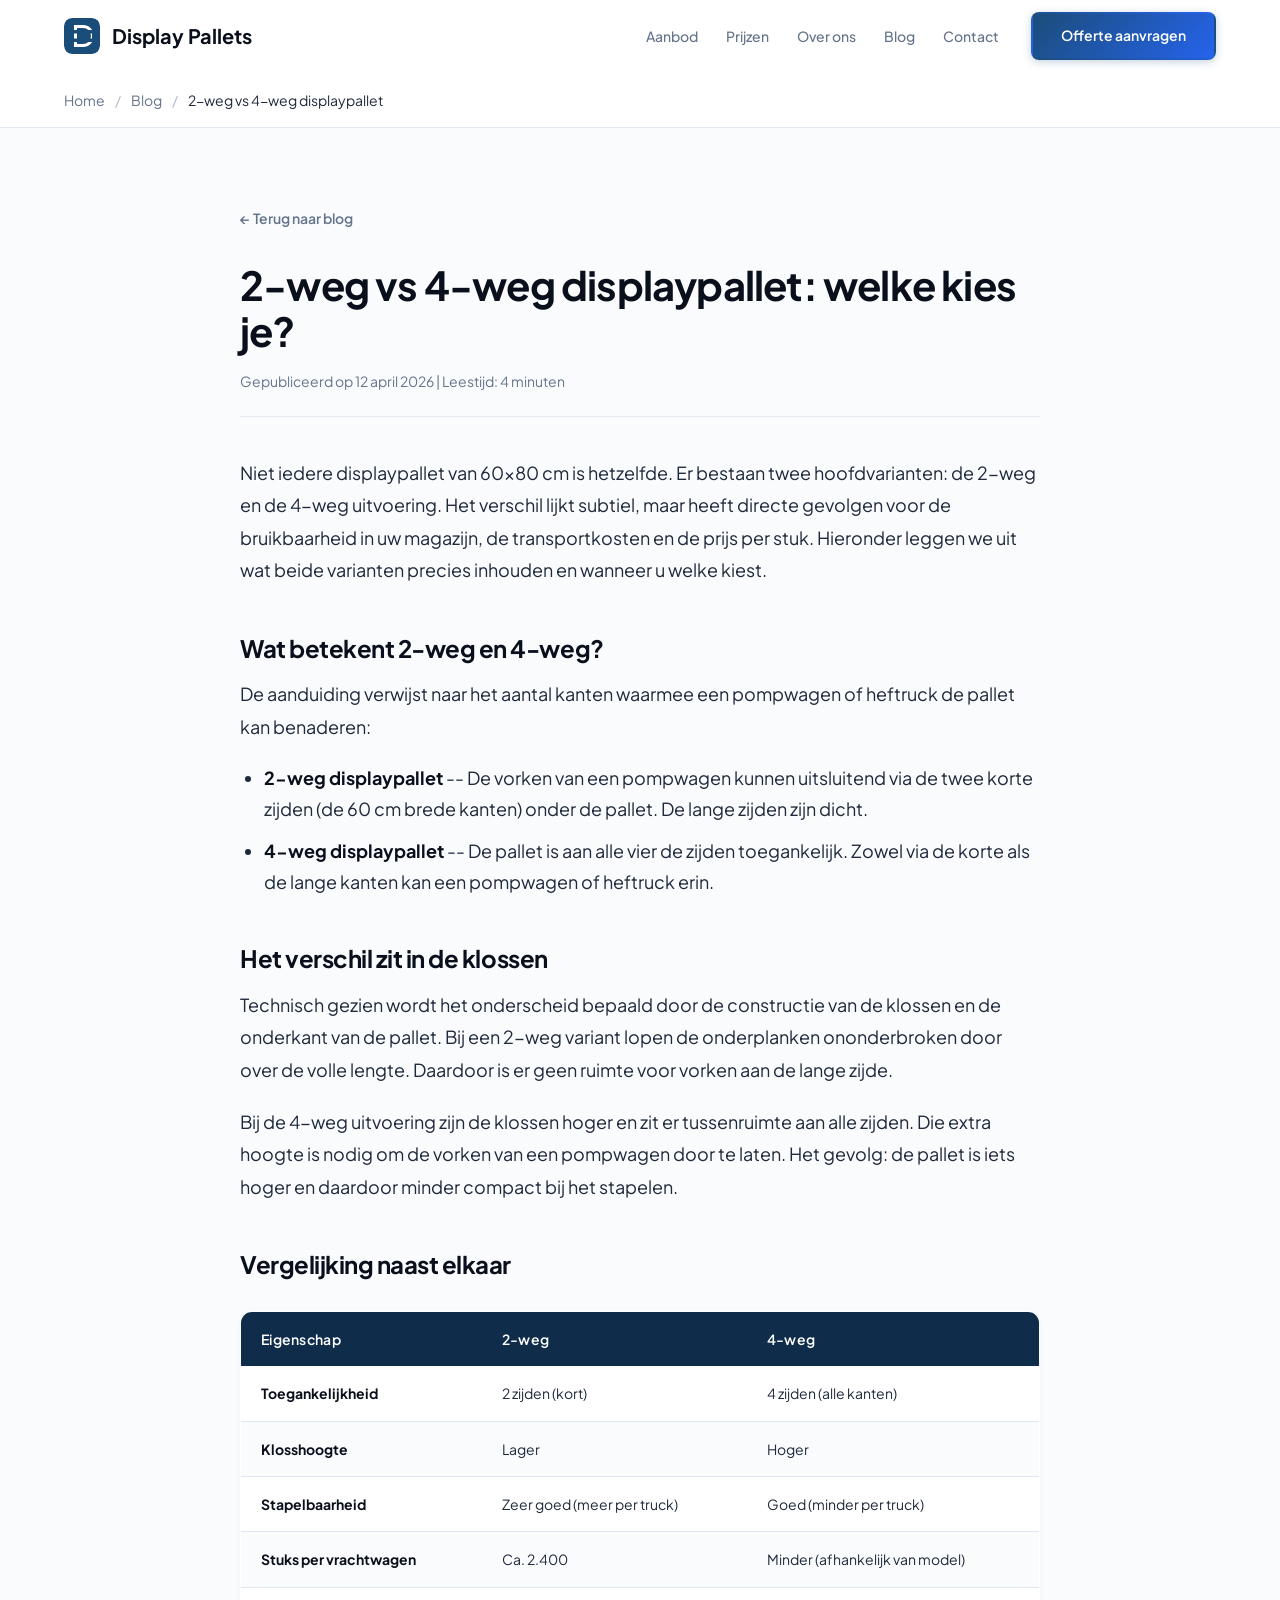
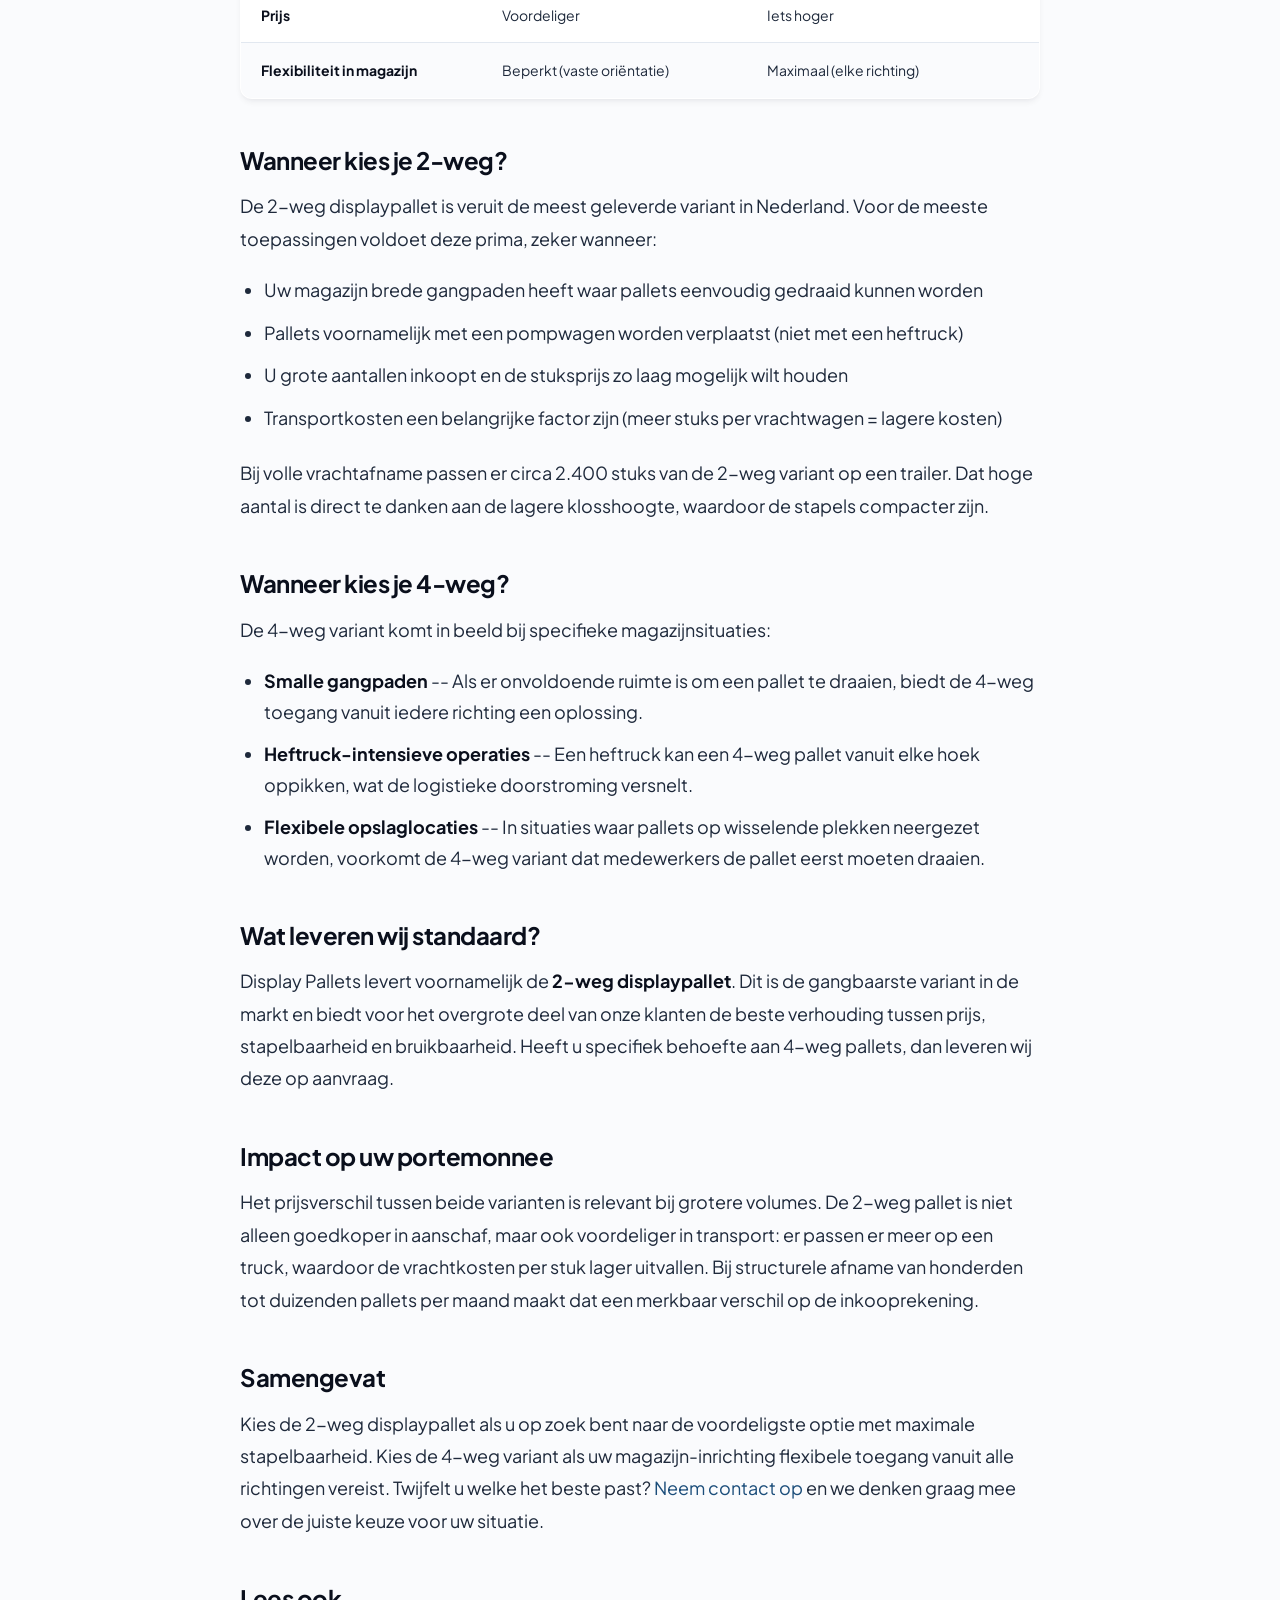
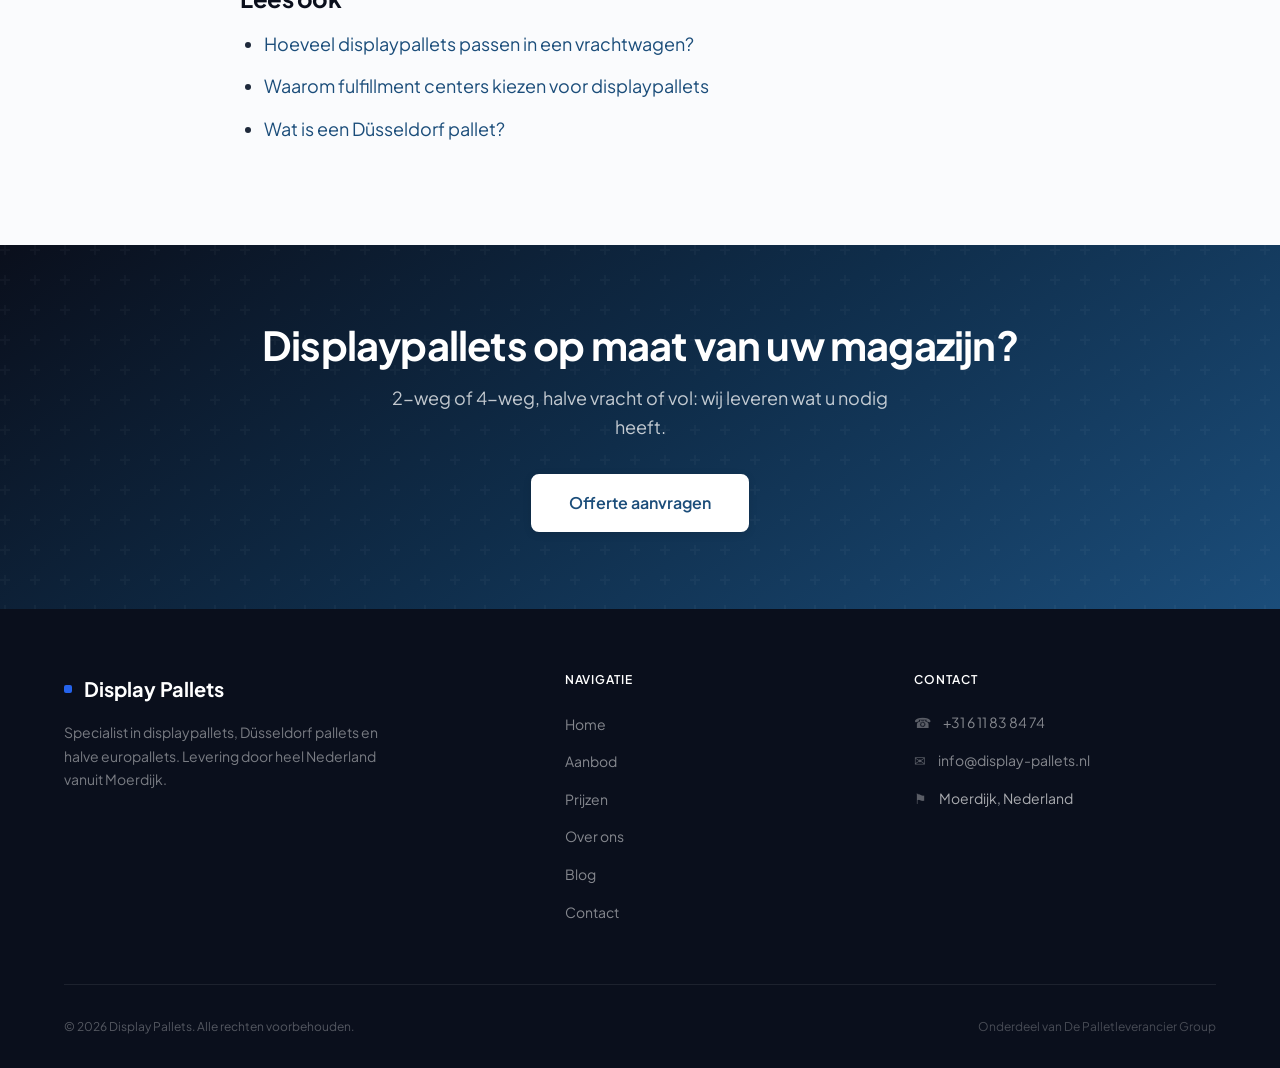
<file: blog/2-weg-vs-4-weg-displaypallet.html>
<!DOCTYPE html>
<html lang="nl">
<head>
  <meta charset="UTF-8">
  <meta name="viewport" content="width=device-width, initial-scale=1.0">
  <title>2-weg vs 4-weg displaypallet: welke kies je? | Display Pallets</title>
  <meta name="description" content="Wat is het verschil tussen een 2-weg en 4-weg displaypallet? Lees over klosshoogte, toegankelijkheid, stapelbaarheid en welke variant het beste bij uw situatie past.">
  <link rel="canonical" href="https://display-pallets.nl/blog/2-weg-vs-4-weg-displaypallet">
  <meta property="og:type" content="article">
  <meta property="og:locale" content="nl_NL">
  <meta property="og:site_name" content="Display Pallets">
  <meta property="og:title" content="2-weg vs 4-weg displaypallet: welke kies je?">
  <meta property="og:description" content="Het verschil tussen 2-weg en 4-weg displaypallets: klosshoogte, toegankelijkheid, stapelbaarheid en prijsvergelijking.">
  <meta property="og:url" content="https://display-pallets.nl/blog/2-weg-vs-4-weg-displaypallet">
  <meta name="twitter:card" content="summary">
  <meta name="twitter:title" content="2-weg vs 4-weg displaypallet: welke kies je?">
  <meta name="twitter:description" content="Het verschil tussen 2-weg en 4-weg displaypallets: klosshoogte, stapelbaarheid en prijs.">
  <link rel="icon" type="image/svg+xml" href="../favicon.svg">
  <meta property="og:image" content="https://display-pallets.nl/og-image.svg">
  <meta name="twitter:image" content="https://display-pallets.nl/og-image.svg">
  <link rel="preconnect" href="https://fonts.googleapis.com">
  <link rel="preconnect" href="https://fonts.gstatic.com" crossorigin>
  <link href="https://fonts.googleapis.com/css2?family=Plus+Jakarta+Sans:wght@400;500;600;700&display=swap" rel="stylesheet">
  <link rel="stylesheet" href="../css/style.css">
  <script type="application/ld+json">
  {
    "@context": "https://schema.org",
    "@type": "Article",
    "headline": "2-weg vs 4-weg displaypallet: welke kies je?",
    "description": "Het verschil tussen 2-weg en 4-weg displaypallets: klosshoogte, toegankelijkheid, stapelbaarheid en prijsvergelijking.",
    "datePublished": "2026-04-12",
    "dateModified": "2026-04-12",
    "author": {
      "@type": "Organization",
      "name": "Display Pallets"
    },
    "publisher": {
      "@type": "Organization",
      "name": "Display Pallets",
      "url": "https://display-pallets.nl"
    },
    "mainEntityOfPage": "https://display-pallets.nl/blog/2-weg-vs-4-weg-displaypallet"
  }
  </script>
</head>
<body>

  <!-- Navigation -->
  <nav class="nav">
    <div class="container nav__inner">
      <a href="../index.html" class="nav__logo">
        <span class="nav__logo-icon"><svg xmlns="http://www.w3.org/2000/svg" viewBox="0 0 36 36" aria-hidden="true"><rect width="36" height="36" rx="8" fill="#1B4D7A"/><defs><clipPath id="d"><path d="M10 7h3v22h-3zM13 7h6a11 11 0 0 1 0 22h-6v-3h6a8 8 0 0 0 0-16h-6z"/></clipPath></defs><g clip-path="url(#d)"><rect x="8" y="7" width="20" height="5" fill="#fff"/><rect x="8" y="15.5" width="20" height="5" fill="#fff"/><rect x="8" y="24" width="20" height="5" fill="#fff"/></g></svg></span>
        Display Pallets
      </a>
      <div class="nav__links">
        <a href="../aanbod.html" class="nav__link">Aanbod</a>
        <a href="../prijzen.html" class="nav__link">Prijzen</a>
        <a href="../over-ons.html" class="nav__link">Over ons</a>
        <a href="../blog.html" class="nav__link">Blog</a>
        <a href="../contact.html" class="nav__link">Contact</a>
        <a href="../contact.html" class="btn btn--primary nav__cta">Offerte aanvragen</a>
      </div>
      <button class="nav__hamburger" aria-label="Menu">
        <span></span>
        <span></span>
        <span></span>
      </button>
    </div>
  </nav>

  <!-- Breadcrumb -->
  <div class="breadcrumb">
    <div class="container">
      <a href="../index.html">Home</a> <span>/</span> <a href="../blog.html">Blog</a> <span>/</span> 2-weg vs 4-weg displaypallet
    </div>
  </div>

  <!-- Article -->
  <article class="section">
    <div class="container">
      <div class="blog-article">
        <a href="../blog.html" class="blog-article__back">&larr; Terug naar blog</a>
        <h1>2-weg vs 4-weg displaypallet: welke kies je?</h1>
        <div class="blog-article__meta">Gepubliceerd op 12 april 2026 | Leestijd: 4 minuten</div>

        <p>Niet iedere displaypallet van 60x80 cm is hetzelfde. Er bestaan twee hoofdvarianten: de 2-weg en de 4-weg uitvoering. Het verschil lijkt subtiel, maar heeft directe gevolgen voor de bruikbaarheid in uw magazijn, de transportkosten en de prijs per stuk. Hieronder leggen we uit wat beide varianten precies inhouden en wanneer u welke kiest.</p>

        <h2>Wat betekent 2-weg en 4-weg?</h2>
        <p>De aanduiding verwijst naar het aantal kanten waarmee een pompwagen of heftruck de pallet kan benaderen:</p>
        <ul>
          <li><strong>2-weg displaypallet</strong> -- De vorken van een pompwagen kunnen uitsluitend via de twee korte zijden (de 60 cm brede kanten) onder de pallet. De lange zijden zijn dicht.</li>
          <li><strong>4-weg displaypallet</strong> -- De pallet is aan alle vier de zijden toegankelijk. Zowel via de korte als de lange kanten kan een pompwagen of heftruck erin.</li>
        </ul>

        <h2>Het verschil zit in de klossen</h2>
        <p>Technisch gezien wordt het onderscheid bepaald door de constructie van de klossen en de onderkant van de pallet. Bij een 2-weg variant lopen de onderplanken ononderbroken door over de volle lengte. Daardoor is er geen ruimte voor vorken aan de lange zijde.</p>
        <p>Bij de 4-weg uitvoering zijn de klossen hoger en zit er tussenruimte aan alle zijden. Die extra hoogte is nodig om de vorken van een pompwagen door te laten. Het gevolg: de pallet is iets hoger en daardoor minder compact bij het stapelen.</p>

        <h2>Vergelijking naast elkaar</h2>
        <table class="comparison-table">
          <thead>
            <tr>
              <th>Eigenschap</th>
              <th>2-weg</th>
              <th>4-weg</th>
            </tr>
          </thead>
          <tbody>
            <tr>
              <td><strong>Toegankelijkheid</strong></td>
              <td>2 zijden (kort)</td>
              <td>4 zijden (alle kanten)</td>
            </tr>
            <tr>
              <td><strong>Klosshoogte</strong></td>
              <td>Lager</td>
              <td>Hoger</td>
            </tr>
            <tr>
              <td><strong>Stapelbaarheid</strong></td>
              <td>Zeer goed (meer per truck)</td>
              <td>Goed (minder per truck)</td>
            </tr>
            <tr>
              <td><strong>Stuks per vrachtwagen</strong></td>
              <td>Ca. 2.400</td>
              <td>Minder (afhankelijk van model)</td>
            </tr>
            <tr>
              <td><strong>Prijs</strong></td>
              <td>Voordeliger</td>
              <td>Iets hoger</td>
            </tr>
            <tr>
              <td><strong>Flexibiliteit in magazijn</strong></td>
              <td>Beperkt (vaste oriëntatie)</td>
              <td>Maximaal (elke richting)</td>
            </tr>
          </tbody>
        </table>

        <h2>Wanneer kies je 2-weg?</h2>
        <p>De 2-weg displaypallet is veruit de meest geleverde variant in Nederland. Voor de meeste toepassingen voldoet deze prima, zeker wanneer:</p>
        <ul>
          <li>Uw magazijn brede gangpaden heeft waar pallets eenvoudig gedraaid kunnen worden</li>
          <li>Pallets voornamelijk met een pompwagen worden verplaatst (niet met een heftruck)</li>
          <li>U grote aantallen inkoopt en de stuksprijs zo laag mogelijk wilt houden</li>
          <li>Transportkosten een belangrijke factor zijn (meer stuks per vrachtwagen = lagere kosten)</li>
        </ul>
        <p>Bij volle vrachtafname passen er circa 2.400 stuks van de 2-weg variant op een trailer. Dat hoge aantal is direct te danken aan de lagere klosshoogte, waardoor de stapels compacter zijn.</p>

        <h2>Wanneer kies je 4-weg?</h2>
        <p>De 4-weg variant komt in beeld bij specifieke magazijnsituaties:</p>
        <ul>
          <li><strong>Smalle gangpaden</strong> -- Als er onvoldoende ruimte is om een pallet te draaien, biedt de 4-weg toegang vanuit iedere richting een oplossing.</li>
          <li><strong>Heftruck-intensieve operaties</strong> -- Een heftruck kan een 4-weg pallet vanuit elke hoek oppikken, wat de logistieke doorstroming versnelt.</li>
          <li><strong>Flexibele opslaglocaties</strong> -- In situaties waar pallets op wisselende plekken neergezet worden, voorkomt de 4-weg variant dat medewerkers de pallet eerst moeten draaien.</li>
        </ul>

        <h2>Wat leveren wij standaard?</h2>
        <p>Display Pallets levert voornamelijk de <strong>2-weg displaypallet</strong>. Dit is de gangbaarste variant in de markt en biedt voor het overgrote deel van onze klanten de beste verhouding tussen prijs, stapelbaarheid en bruikbaarheid. Heeft u specifiek behoefte aan 4-weg pallets, dan leveren wij deze op aanvraag.</p>

        <h2>Impact op uw portemonnee</h2>
        <p>Het prijsverschil tussen beide varianten is relevant bij grotere volumes. De 2-weg pallet is niet alleen goedkoper in aanschaf, maar ook voordeliger in transport: er passen er meer op een truck, waardoor de vrachtkosten per stuk lager uitvallen. Bij structurele afname van honderden tot duizenden pallets per maand maakt dat een merkbaar verschil op de inkooprekening.</p>

        <h2>Samengevat</h2>
        <p>Kies de 2-weg displaypallet als u op zoek bent naar de voordeligste optie met maximale stapelbaarheid. Kies de 4-weg variant als uw magazijn-inrichting flexibele toegang vanuit alle richtingen vereist. Twijfelt u welke het beste past? <a href="../contact.html">Neem contact op</a> en we denken graag mee over de juiste keuze voor uw situatie.</p>

        <h2>Lees ook</h2>
        <ul>
          <li><a href="hoeveel-displaypallets-per-vrachtwagen.html">Hoeveel displaypallets passen in een vrachtwagen?</a></li>
          <li><a href="displaypallet-voor-fulfillment-centers.html">Waarom fulfillment centers kiezen voor displaypallets</a></li>
          <li><a href="wat-is-een-dusseldorf-pallet.html">Wat is een Düsseldorf pallet?</a></li>
        </ul>
      </div>
    </div>
  </article>

  <!-- CTA -->
  <section class="cta-section">
    <div class="container">
      <h2>Displaypallets op maat van uw magazijn?</h2>
      <p>2-weg of 4-weg, halve vracht of vol: wij leveren wat u nodig heeft.</p>
      <a href="../contact.html" class="btn btn--white btn--lg">Offerte aanvragen</a>
    </div>
  </section>

  <!-- Footer -->
  <footer class="footer">
    <div class="container">
      <div class="footer__grid">
        <div class="footer__brand">
          <span class="footer__logo"><span class="nav__logo-accent"></span> Display Pallets</span>
          <p>Specialist in displaypallets, Düsseldorf pallets en halve europallets. Levering door heel Nederland vanuit Moerdijk.</p>
        </div>
        <div>
          <h4>Navigatie</h4>
          <ul class="footer__links">
            <li><a href="../index.html">Home</a></li>
            <li><a href="../aanbod.html">Aanbod</a></li>
            <li><a href="../prijzen.html">Prijzen</a></li>
            <li><a href="../over-ons.html">Over ons</a></li>
            <li><a href="../blog.html">Blog</a></li>
            <li><a href="../contact.html">Contact</a></li>
          </ul>
        </div>
        <div>
          <h4>Contact</h4>
          <div class="footer__contact-item">
            <span>&#9742;</span>
            <a href="tel:+31611838474">+31 6 11 83 84 74</a>
          </div>
          <div class="footer__contact-item">
            <span>&#9993;</span>
            <a href="mailto:info@display-pallets.nl">info@display-pallets.nl</a>
          </div>
          <div class="footer__contact-item">
            <span>&#9873;</span>
            <span>Moerdijk, Nederland</span>
          </div>
        </div>
      </div>
      <div class="footer__bottom">
        <span class="footer__copyright">&copy; 2026 Display Pallets. Alle rechten voorbehouden.</span>
        <span class="footer__group">Onderdeel van De Palletleverancier Group</span>
      </div>
    </div>
  </footer>

  <!-- Back to Top -->
  <button class="back-to-top" aria-label="Terug naar boven">&#8593;</button>

  <script src="../js/main.js" defer></script>
</body>
</html>
</file>
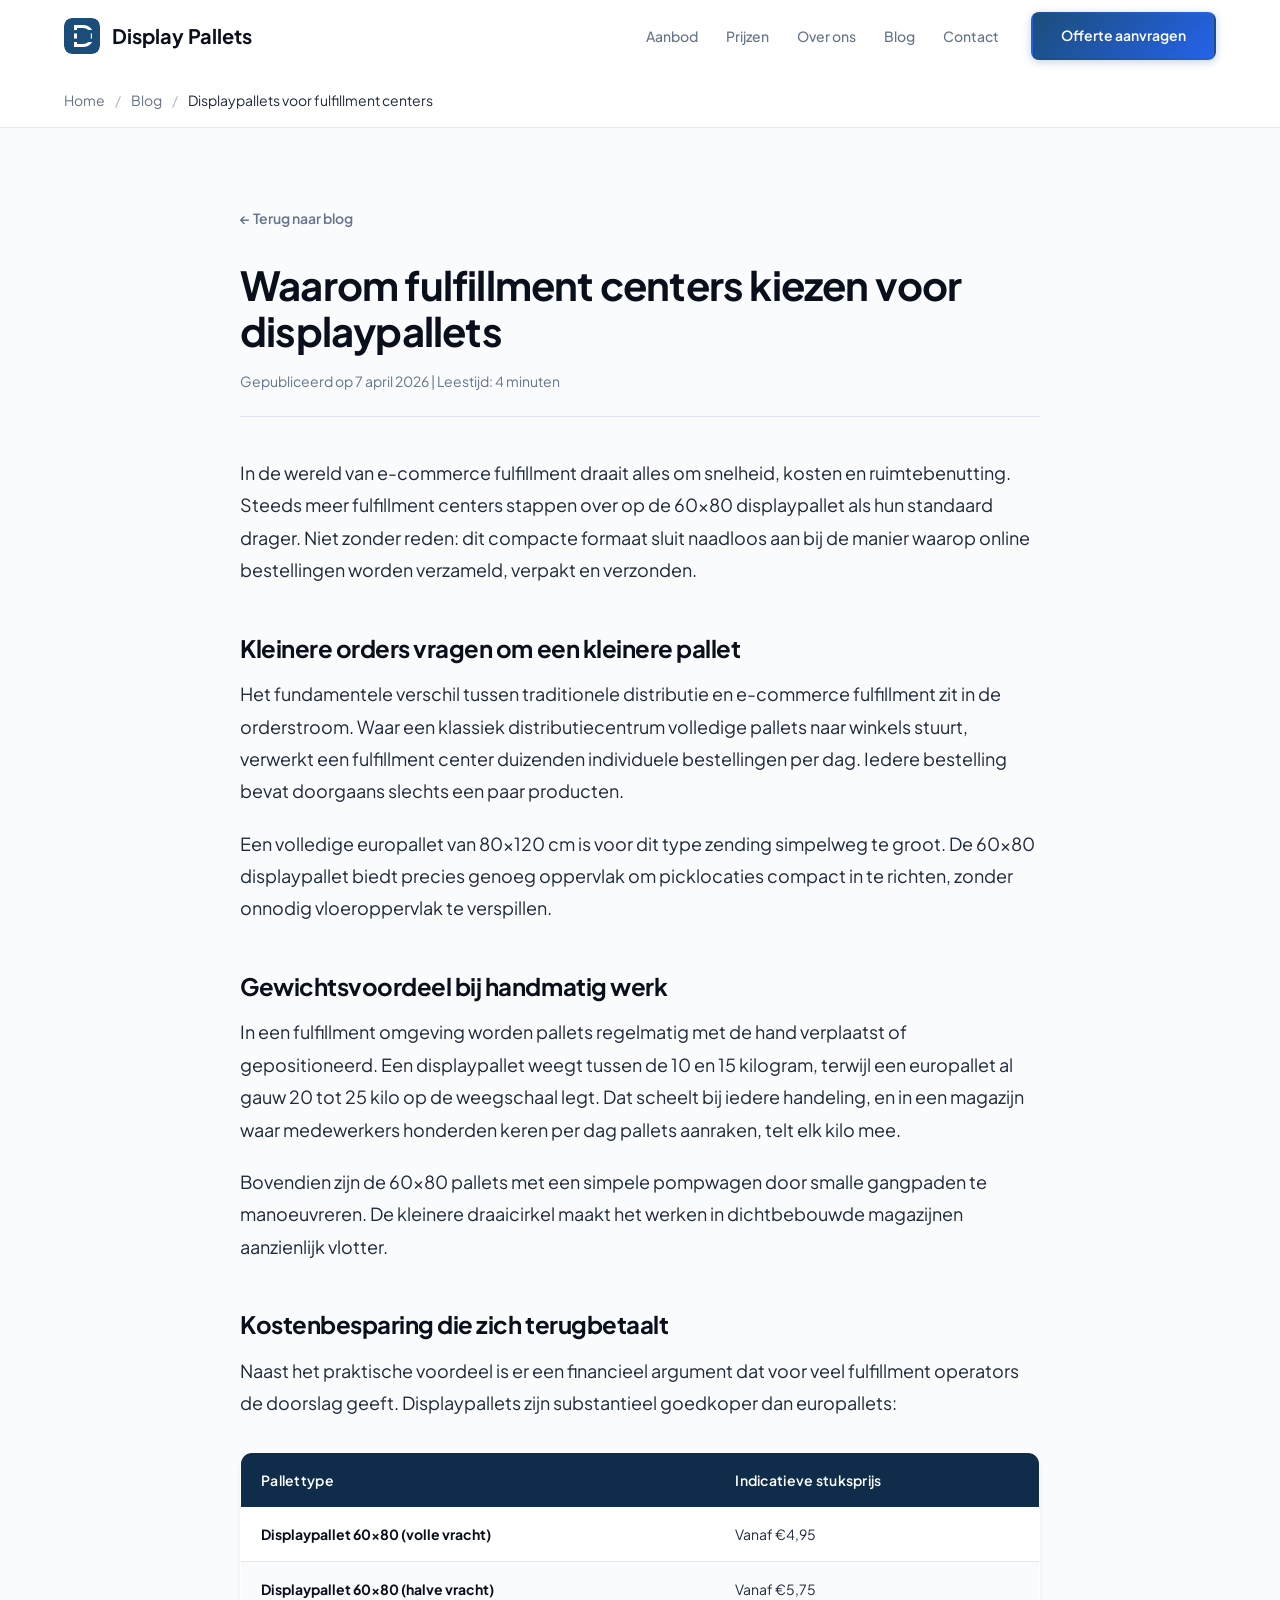
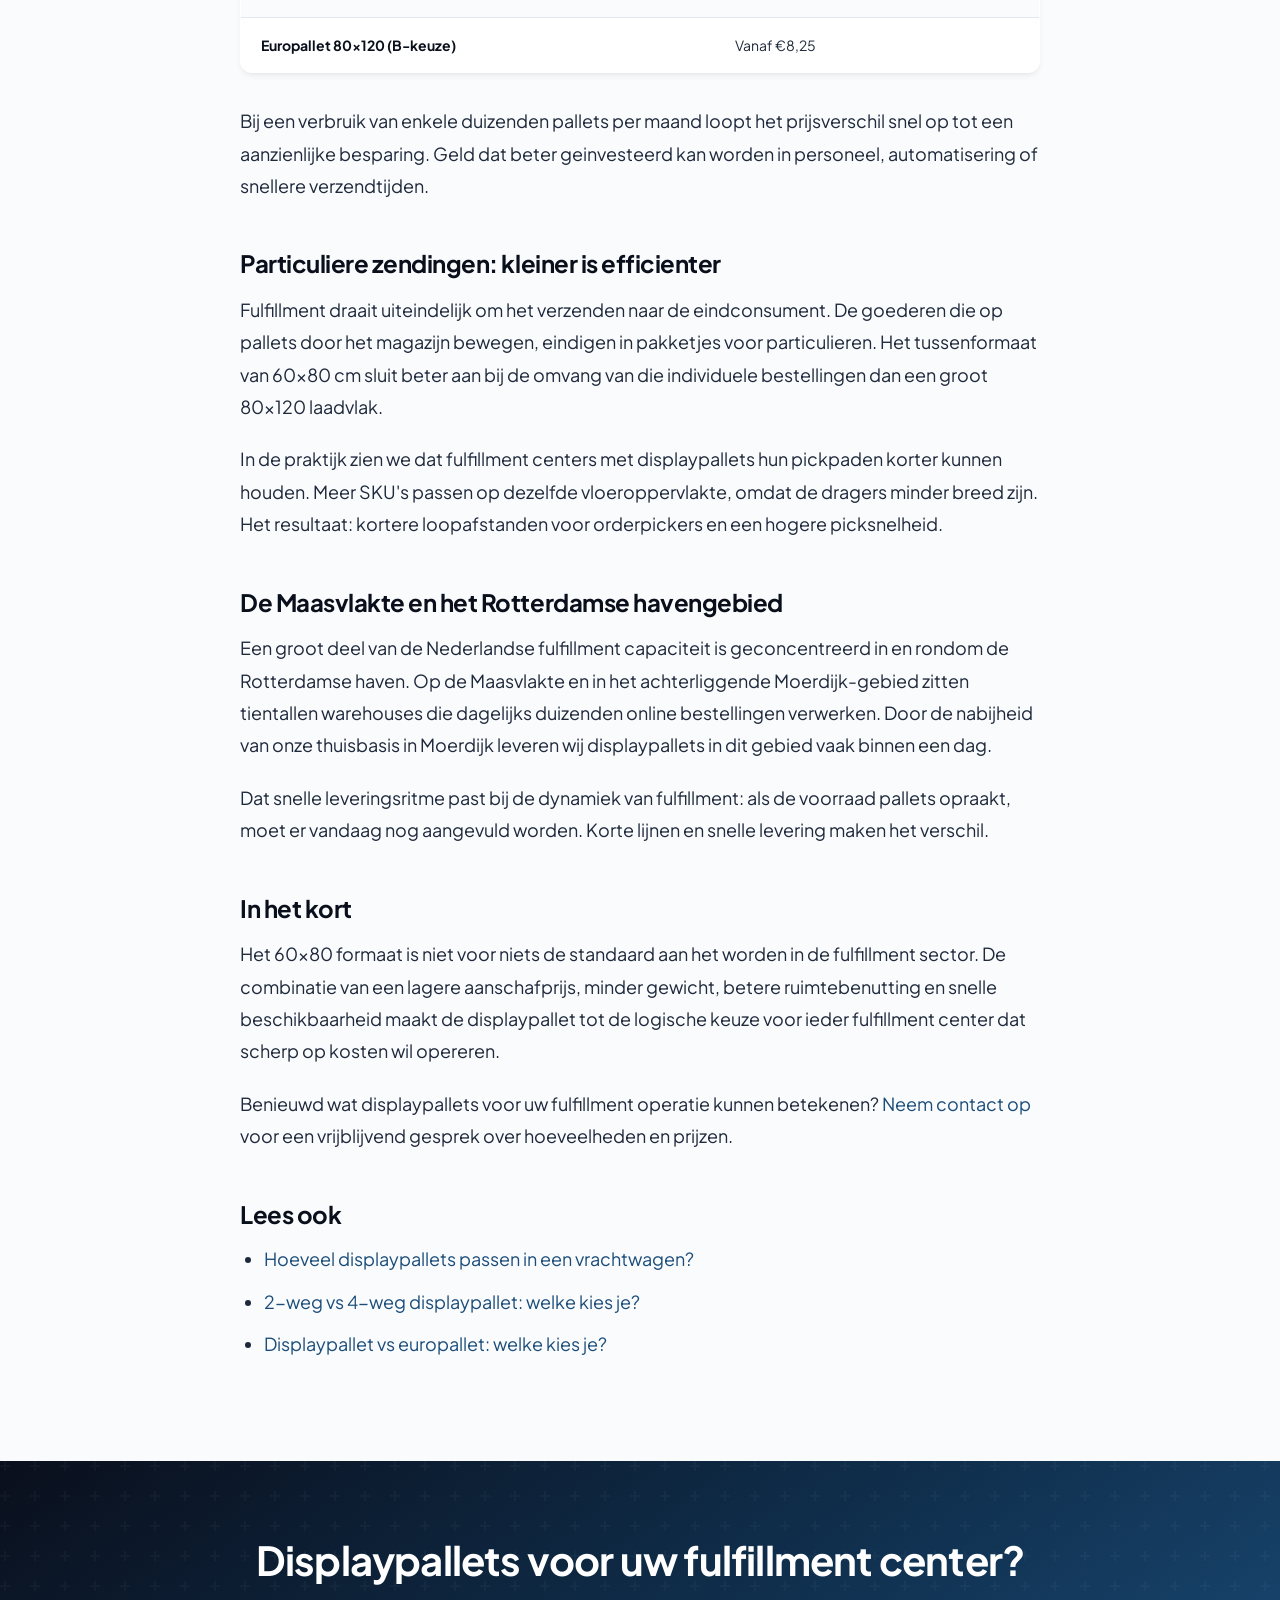
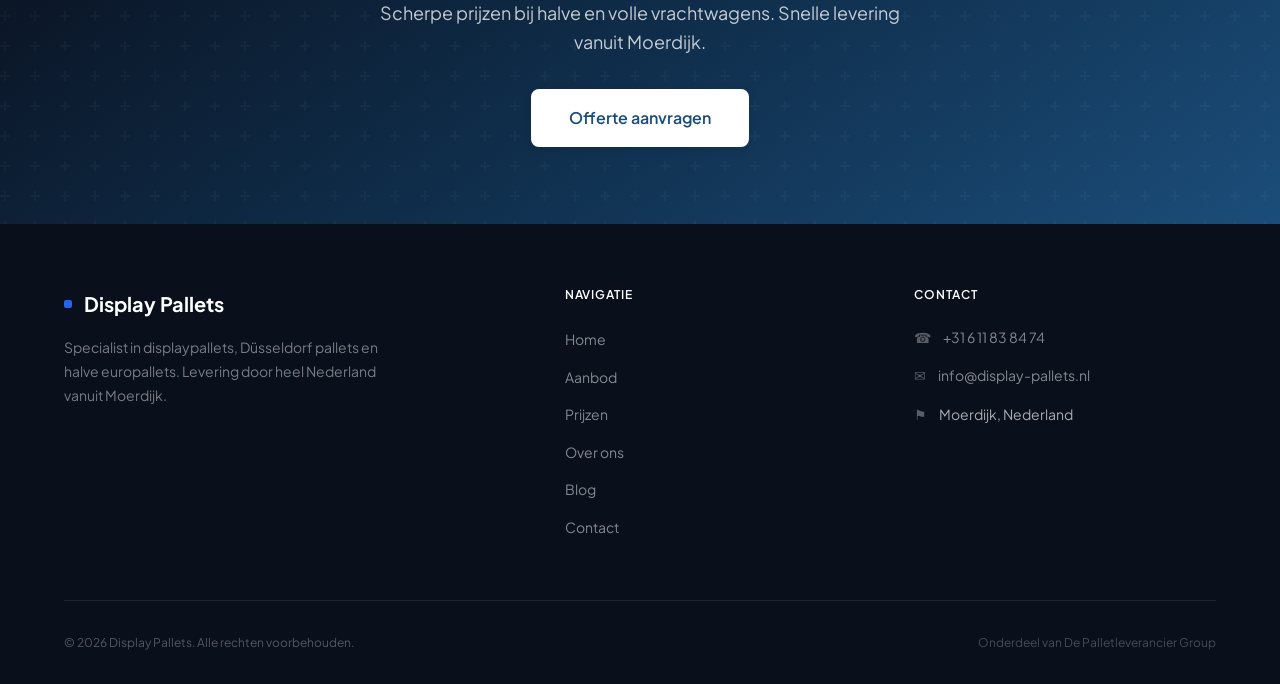
<file: blog/displaypallet-voor-fulfillment-centers.html>
<!DOCTYPE html>
<html lang="nl">
<head>
  <meta charset="UTF-8">
  <meta name="viewport" content="width=device-width, initial-scale=1.0">
  <title>Waarom fulfillment centers kiezen voor displaypallets | Display Pallets</title>
  <meta name="description" content="Fulfillment centers gebruiken steeds vaker 60x80 displaypallets. Ontdek waarom dit formaat ideaal is voor e-commerce logistiek en wat de voordelen zijn.">
  <link rel="canonical" href="https://display-pallets.nl/blog/displaypallet-voor-fulfillment-centers">
  <meta property="og:type" content="article">
  <meta property="og:locale" content="nl_NL">
  <meta property="og:site_name" content="Display Pallets">
  <meta property="og:title" content="Waarom fulfillment centers kiezen voor displaypallets">
  <meta property="og:description" content="Ontdek waarom het 60x80 formaat ideaal is voor e-commerce fulfillment: lager gewicht, scherpe prijs en betere ruimtebenutting.">
  <meta property="og:url" content="https://display-pallets.nl/blog/displaypallet-voor-fulfillment-centers">
  <meta name="twitter:card" content="summary">
  <meta name="twitter:title" content="Waarom fulfillment centers kiezen voor displaypallets">
  <meta name="twitter:description" content="Het 60x80 formaat is ideaal voor e-commerce fulfillment: lager gewicht, scherpe prijs en betere ruimtebenutting.">
  <link rel="icon" type="image/svg+xml" href="../favicon.svg">
  <meta property="og:image" content="https://display-pallets.nl/og-image.svg">
  <meta name="twitter:image" content="https://display-pallets.nl/og-image.svg">
  <link rel="preconnect" href="https://fonts.googleapis.com">
  <link rel="preconnect" href="https://fonts.gstatic.com" crossorigin>
  <link href="https://fonts.googleapis.com/css2?family=Plus+Jakarta+Sans:wght@400;500;600;700&display=swap" rel="stylesheet">
  <link rel="stylesheet" href="../css/style.css">
  <script type="application/ld+json">
  {
    "@context": "https://schema.org",
    "@type": "Article",
    "headline": "Waarom fulfillment centers kiezen voor displaypallets",
    "description": "Fulfillment centers gebruiken steeds vaker 60x80 displaypallets. Ontdek waarom dit formaat ideaal is voor e-commerce logistiek.",
    "datePublished": "2026-04-07",
    "dateModified": "2026-04-07",
    "author": {
      "@type": "Organization",
      "name": "Display Pallets"
    },
    "publisher": {
      "@type": "Organization",
      "name": "Display Pallets",
      "url": "https://display-pallets.nl"
    },
    "mainEntityOfPage": "https://display-pallets.nl/blog/displaypallet-voor-fulfillment-centers"
  }
  </script>
</head>
<body>

  <!-- Navigation -->
  <nav class="nav">
    <div class="container nav__inner">
      <a href="../index.html" class="nav__logo">
        <span class="nav__logo-icon"><svg xmlns="http://www.w3.org/2000/svg" viewBox="0 0 36 36" aria-hidden="true"><rect width="36" height="36" rx="8" fill="#1B4D7A"/><defs><clipPath id="d"><path d="M10 7h3v22h-3zM13 7h6a11 11 0 0 1 0 22h-6v-3h6a8 8 0 0 0 0-16h-6z"/></clipPath></defs><g clip-path="url(#d)"><rect x="8" y="7" width="20" height="5" fill="#fff"/><rect x="8" y="15.5" width="20" height="5" fill="#fff"/><rect x="8" y="24" width="20" height="5" fill="#fff"/></g></svg></span>
        Display Pallets
      </a>
      <div class="nav__links">
        <a href="../aanbod.html" class="nav__link">Aanbod</a>
        <a href="../prijzen.html" class="nav__link">Prijzen</a>
        <a href="../over-ons.html" class="nav__link">Over ons</a>
        <a href="../blog.html" class="nav__link">Blog</a>
        <a href="../contact.html" class="nav__link">Contact</a>
        <a href="../contact.html" class="btn btn--primary nav__cta">Offerte aanvragen</a>
      </div>
      <button class="nav__hamburger" aria-label="Menu">
        <span></span>
        <span></span>
        <span></span>
      </button>
    </div>
  </nav>

  <!-- Breadcrumb -->
  <div class="breadcrumb">
    <div class="container">
      <a href="../index.html">Home</a> <span>/</span> <a href="../blog.html">Blog</a> <span>/</span> Displaypallets voor fulfillment centers
    </div>
  </div>

  <!-- Article -->
  <article class="section">
    <div class="container">
      <div class="blog-article">
        <a href="../blog.html" class="blog-article__back">&larr; Terug naar blog</a>
        <h1>Waarom fulfillment centers kiezen voor displaypallets</h1>
        <div class="blog-article__meta">Gepubliceerd op 7 april 2026 | Leestijd: 4 minuten</div>

        <p>In de wereld van e-commerce fulfillment draait alles om snelheid, kosten en ruimtebenutting. Steeds meer fulfillment centers stappen over op de 60x80 displaypallet als hun standaard drager. Niet zonder reden: dit compacte formaat sluit naadloos aan bij de manier waarop online bestellingen worden verzameld, verpakt en verzonden.</p>

        <h2>Kleinere orders vragen om een kleinere pallet</h2>
        <p>Het fundamentele verschil tussen traditionele distributie en e-commerce fulfillment zit in de orderstroom. Waar een klassiek distributiecentrum volledige pallets naar winkels stuurt, verwerkt een fulfillment center duizenden individuele bestellingen per dag. Iedere bestelling bevat doorgaans slechts een paar producten.</p>
        <p>Een volledige europallet van 80x120 cm is voor dit type zending simpelweg te groot. De 60x80 displaypallet biedt precies genoeg oppervlak om picklocaties compact in te richten, zonder onnodig vloeroppervlak te verspillen.</p>

        <h2>Gewichtsvoordeel bij handmatig werk</h2>
        <p>In een fulfillment omgeving worden pallets regelmatig met de hand verplaatst of gepositioneerd. Een displaypallet weegt tussen de 10 en 15 kilogram, terwijl een europallet al gauw 20 tot 25 kilo op de weegschaal legt. Dat scheelt bij iedere handeling, en in een magazijn waar medewerkers honderden keren per dag pallets aanraken, telt elk kilo mee.</p>
        <p>Bovendien zijn de 60x80 pallets met een simpele pompwagen door smalle gangpaden te manoeuvreren. De kleinere draaicirkel maakt het werken in dichtbebouwde magazijnen aanzienlijk vlotter.</p>

        <h2>Kostenbesparing die zich terugbetaalt</h2>
        <p>Naast het praktische voordeel is er een financieel argument dat voor veel fulfillment operators de doorslag geeft. Displaypallets zijn substantieel goedkoper dan europallets:</p>
        <table class="comparison-table">
          <thead>
            <tr>
              <th>Pallettype</th>
              <th>Indicatieve stuksprijs</th>
            </tr>
          </thead>
          <tbody>
            <tr>
              <td><strong>Displaypallet 60x80 (volle vracht)</strong></td>
              <td>Vanaf &euro;4,95</td>
            </tr>
            <tr>
              <td><strong>Displaypallet 60x80 (halve vracht)</strong></td>
              <td>Vanaf &euro;5,75</td>
            </tr>
            <tr>
              <td><strong>Europallet 80x120 (B-keuze)</strong></td>
              <td>Vanaf &euro;8,25</td>
            </tr>
          </tbody>
        </table>
        <p>Bij een verbruik van enkele duizenden pallets per maand loopt het prijsverschil snel op tot een aanzienlijke besparing. Geld dat beter geinvesteerd kan worden in personeel, automatisering of snellere verzendtijden.</p>

        <h2>Particuliere zendingen: kleiner is efficienter</h2>
        <p>Fulfillment draait uiteindelijk om het verzenden naar de eindconsument. De goederen die op pallets door het magazijn bewegen, eindigen in pakketjes voor particulieren. Het tussenformaat van 60x80 cm sluit beter aan bij de omvang van die individuele bestellingen dan een groot 80x120 laadvlak.</p>
        <p>In de praktijk zien we dat fulfillment centers met displaypallets hun pickpaden korter kunnen houden. Meer SKU's passen op dezelfde vloeroppervlakte, omdat de dragers minder breed zijn. Het resultaat: kortere loopafstanden voor orderpickers en een hogere picksnelheid.</p>

        <h2>De Maasvlakte en het Rotterdamse havengebied</h2>
        <p>Een groot deel van de Nederlandse fulfillment capaciteit is geconcentreerd in en rondom de Rotterdamse haven. Op de Maasvlakte en in het achterliggende Moerdijk-gebied zitten tientallen warehouses die dagelijks duizenden online bestellingen verwerken. Door de nabijheid van onze thuisbasis in Moerdijk leveren wij displaypallets in dit gebied vaak binnen een dag.</p>
        <p>Dat snelle leveringsritme past bij de dynamiek van fulfillment: als de voorraad pallets opraakt, moet er vandaag nog aangevuld worden. Korte lijnen en snelle levering maken het verschil.</p>

        <h2>In het kort</h2>
        <p>Het 60x80 formaat is niet voor niets de standaard aan het worden in de fulfillment sector. De combinatie van een lagere aanschafprijs, minder gewicht, betere ruimtebenutting en snelle beschikbaarheid maakt de displaypallet tot de logische keuze voor ieder fulfillment center dat scherp op kosten wil opereren.</p>
        <p>Benieuwd wat displaypallets voor uw fulfillment operatie kunnen betekenen? <a href="../contact.html">Neem contact op</a> voor een vrijblijvend gesprek over hoeveelheden en prijzen.</p>

        <h2>Lees ook</h2>
        <ul>
          <li><a href="hoeveel-displaypallets-per-vrachtwagen.html">Hoeveel displaypallets passen in een vrachtwagen?</a></li>
          <li><a href="2-weg-vs-4-weg-displaypallet.html">2-weg vs 4-weg displaypallet: welke kies je?</a></li>
          <li><a href="displaypallet-vs-europallet.html">Displaypallet vs europallet: welke kies je?</a></li>
        </ul>
      </div>
    </div>
  </article>

  <!-- CTA -->
  <section class="cta-section">
    <div class="container">
      <h2>Displaypallets voor uw fulfillment center?</h2>
      <p>Scherpe prijzen bij halve en volle vrachtwagens. Snelle levering vanuit Moerdijk.</p>
      <a href="../contact.html" class="btn btn--white btn--lg">Offerte aanvragen</a>
    </div>
  </section>

  <!-- Footer -->
  <footer class="footer">
    <div class="container">
      <div class="footer__grid">
        <div class="footer__brand">
          <span class="footer__logo"><span class="nav__logo-accent"></span> Display Pallets</span>
          <p>Specialist in displaypallets, Düsseldorf pallets en halve europallets. Levering door heel Nederland vanuit Moerdijk.</p>
        </div>
        <div>
          <h4>Navigatie</h4>
          <ul class="footer__links">
            <li><a href="../index.html">Home</a></li>
            <li><a href="../aanbod.html">Aanbod</a></li>
            <li><a href="../prijzen.html">Prijzen</a></li>
            <li><a href="../over-ons.html">Over ons</a></li>
            <li><a href="../blog.html">Blog</a></li>
            <li><a href="../contact.html">Contact</a></li>
          </ul>
        </div>
        <div>
          <h4>Contact</h4>
          <div class="footer__contact-item">
            <span>&#9742;</span>
            <a href="tel:+31611838474">+31 6 11 83 84 74</a>
          </div>
          <div class="footer__contact-item">
            <span>&#9993;</span>
            <a href="mailto:info@display-pallets.nl">info@display-pallets.nl</a>
          </div>
          <div class="footer__contact-item">
            <span>&#9873;</span>
            <span>Moerdijk, Nederland</span>
          </div>
        </div>
      </div>
      <div class="footer__bottom">
        <span class="footer__copyright">&copy; 2026 Display Pallets. Alle rechten voorbehouden.</span>
        <span class="footer__group">Onderdeel van De Palletleverancier Group</span>
      </div>
    </div>
  </footer>

  <!-- Back to Top -->
  <button class="back-to-top" aria-label="Terug naar boven">&#8593;</button>

  <script src="../js/main.js" defer></script>
</body>
</html>
</file>
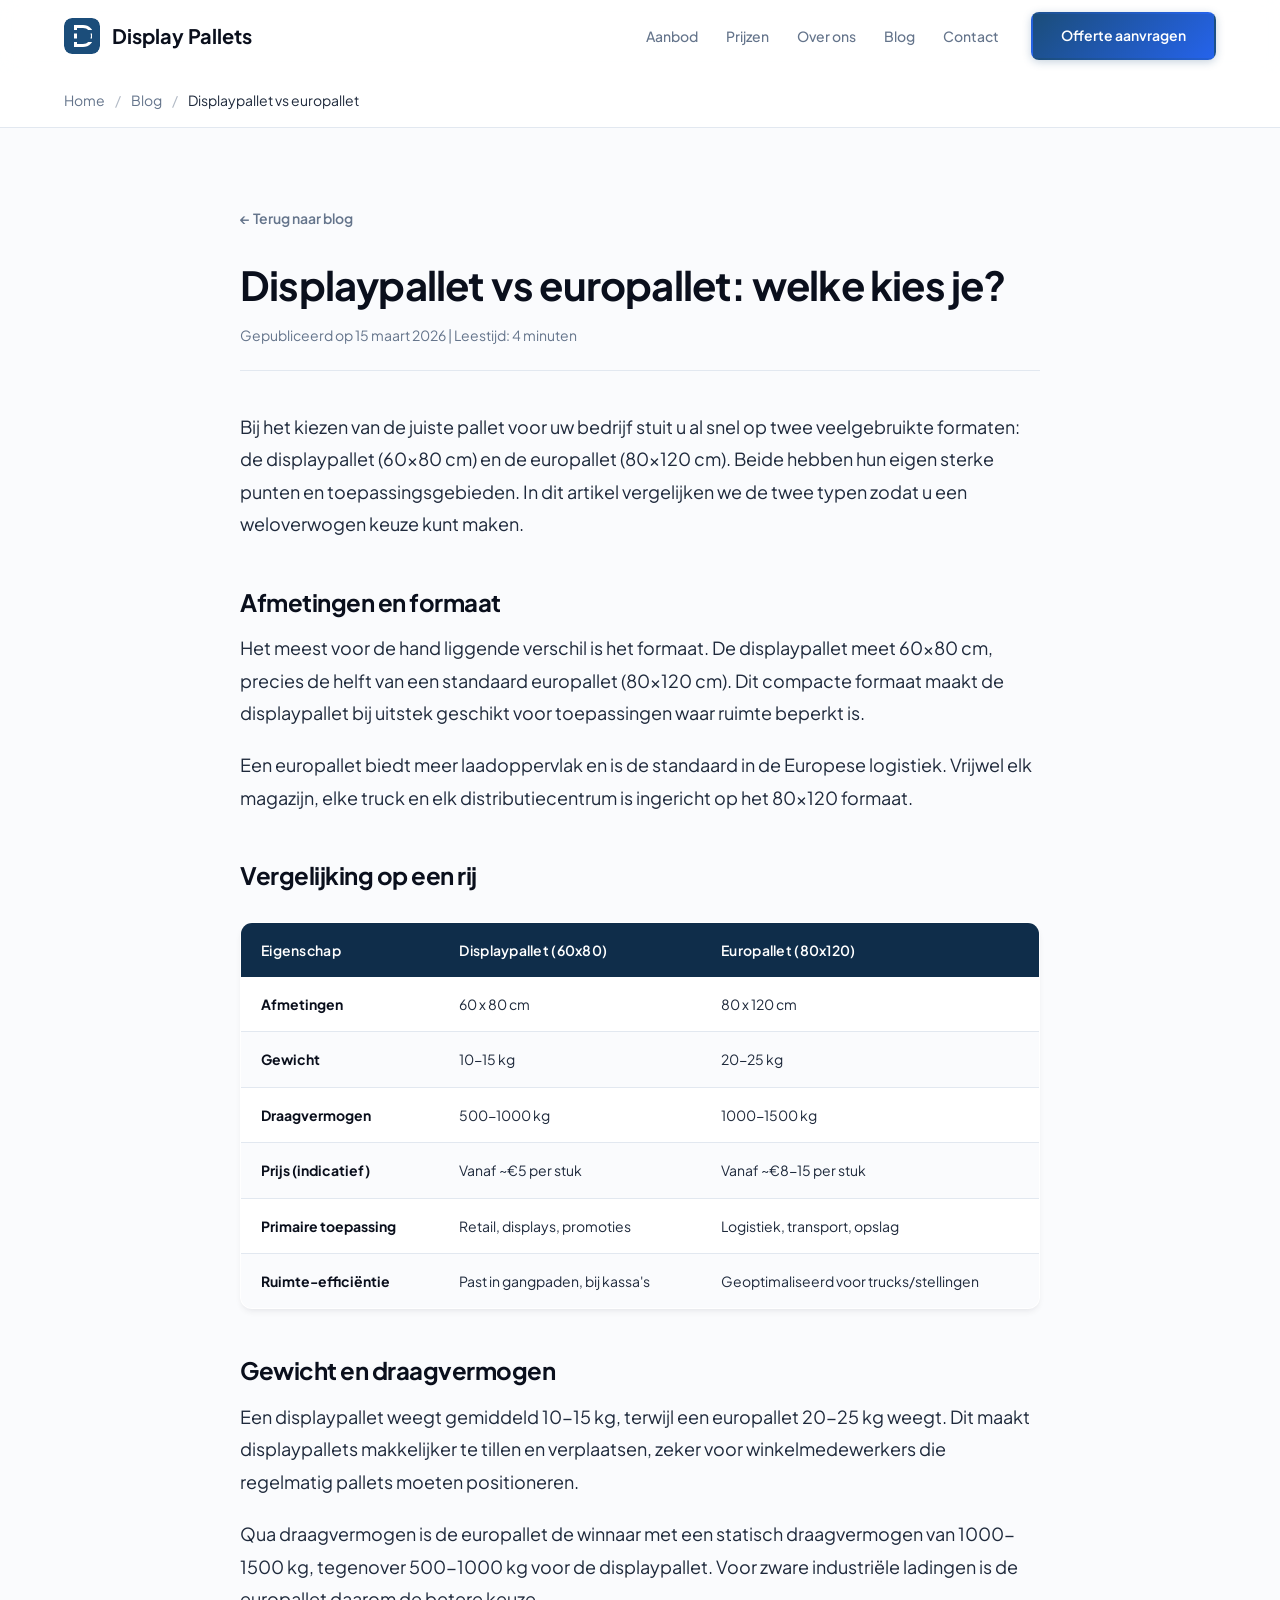
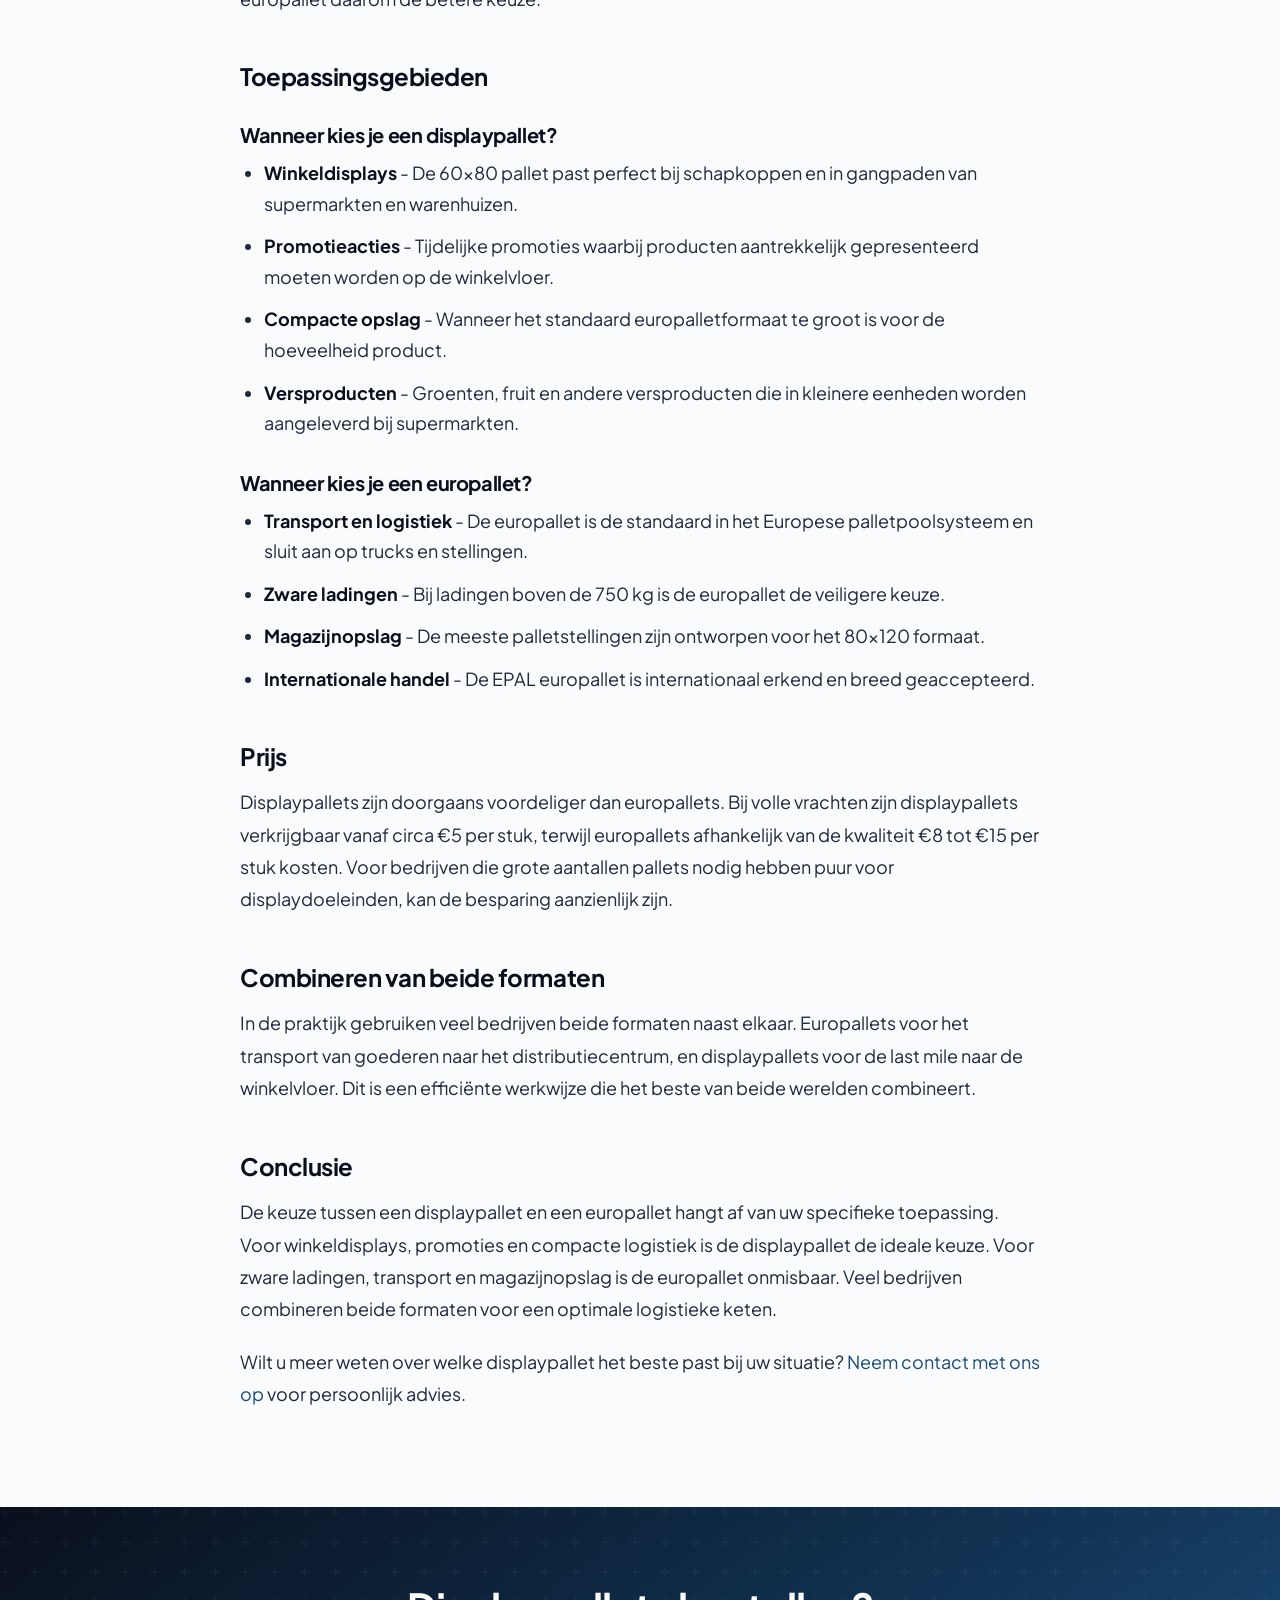
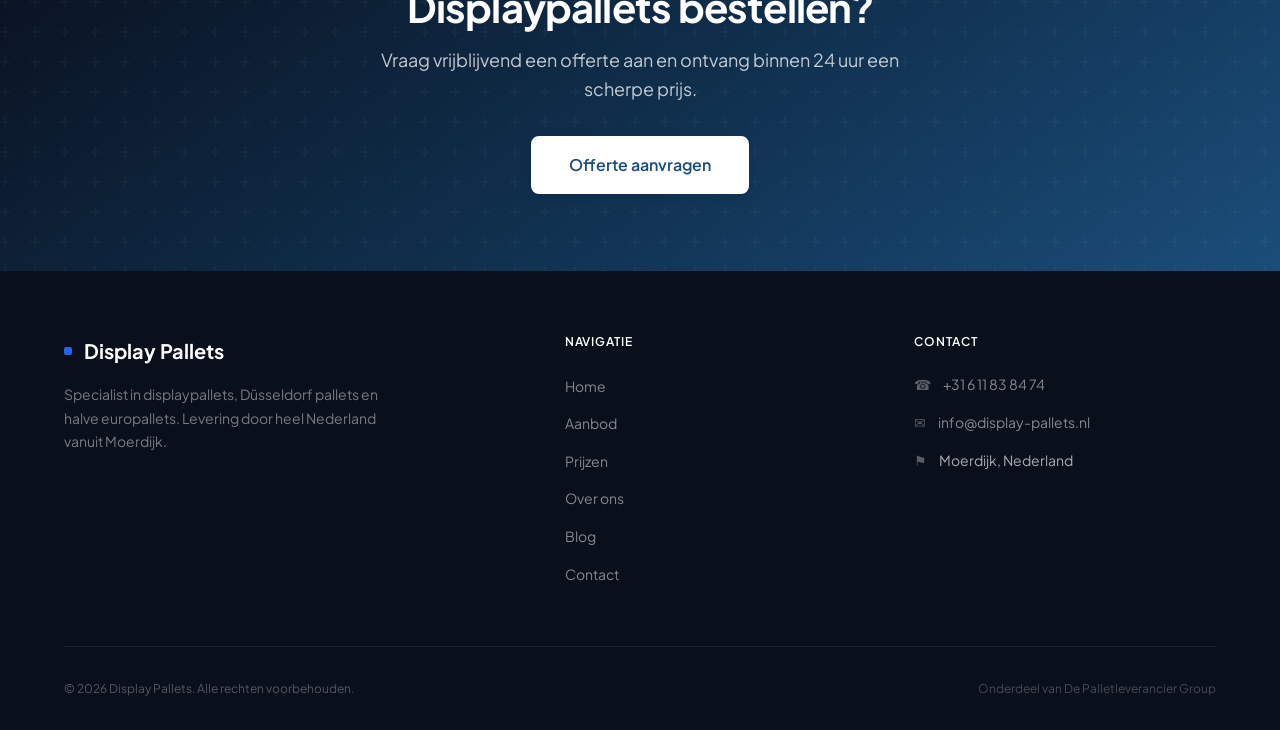
<file: blog/displaypallet-vs-europallet.html>
<!DOCTYPE html>
<html lang="nl">
<head>
  <meta charset="UTF-8">
  <meta name="viewport" content="width=device-width, initial-scale=1.0">
  <title>Displaypallet vs europallet: welke kies je? | Display Pallets</title>
  <meta name="description" content="Vergelijking displaypallet (60x80) vs europallet (80x120): afmetingen, gewicht, prijs en toepassingen. Ontdek welke pallet het beste bij uw situatie past.">
  <link rel="canonical" href="https://display-pallets.nl/blog/displaypallet-vs-europallet">
  <meta property="og:type" content="article">
  <meta property="og:locale" content="nl_NL">
  <meta property="og:site_name" content="Display Pallets">
  <meta property="og:title" content="Displaypallet vs europallet: welke kies je?">
  <meta property="og:description" content="Vergelijking displaypallet (60x80) vs europallet (80x120): afmetingen, gewicht, prijs en toepassingen.">
  <meta property="og:url" content="https://display-pallets.nl/blog/displaypallet-vs-europallet">
  <meta name="twitter:card" content="summary">
  <meta name="twitter:title" content="Displaypallet vs europallet: welke kies je?">
  <meta name="twitter:description" content="Vergelijking displaypallet vs europallet: afmetingen, gewicht, prijs en toepassingen.">
  <link rel="icon" type="image/svg+xml" href="../favicon.svg">
  <meta property="og:image" content="https://display-pallets.nl/og-image.svg">
  <meta name="twitter:image" content="https://display-pallets.nl/og-image.svg">
  <link rel="preconnect" href="https://fonts.googleapis.com">
  <link rel="preconnect" href="https://fonts.gstatic.com" crossorigin>
  <link href="https://fonts.googleapis.com/css2?family=Plus+Jakarta+Sans:wght@400;500;600;700&display=swap" rel="stylesheet">
  <link rel="stylesheet" href="../css/style.css">
  <script type="application/ld+json">
  {
    "@context": "https://schema.org",
    "@type": "Article",
    "headline": "Displaypallet vs europallet: welke kies je?",
    "description": "Vergelijking displaypallet (60x80) vs europallet (80x120): afmetingen, gewicht, prijs en toepassingen.",
    "datePublished": "2026-03-15",
    "dateModified": "2026-03-15",
    "author": {
      "@type": "Organization",
      "name": "Display Pallets"
    },
    "publisher": {
      "@type": "Organization",
      "name": "Display Pallets",
      "url": "https://display-pallets.nl"
    },
    "mainEntityOfPage": "https://display-pallets.nl/blog/displaypallet-vs-europallet"
  }
  </script>
</head>
<body>

  <!-- Navigation -->
  <nav class="nav">
    <div class="container nav__inner">
      <a href="../index.html" class="nav__logo">
        <span class="nav__logo-icon"><svg xmlns="http://www.w3.org/2000/svg" viewBox="0 0 36 36" aria-hidden="true"><rect width="36" height="36" rx="8" fill="#1B4D7A"/><defs><clipPath id="d"><path d="M10 7h3v22h-3zM13 7h6a11 11 0 0 1 0 22h-6v-3h6a8 8 0 0 0 0-16h-6z"/></clipPath></defs><g clip-path="url(#d)"><rect x="8" y="7" width="20" height="5" fill="#fff"/><rect x="8" y="15.5" width="20" height="5" fill="#fff"/><rect x="8" y="24" width="20" height="5" fill="#fff"/></g></svg></span>
        Display Pallets
      </a>
      <div class="nav__links">
        <a href="../aanbod.html" class="nav__link">Aanbod</a>
        <a href="../prijzen.html" class="nav__link">Prijzen</a>
        <a href="../over-ons.html" class="nav__link">Over ons</a>
        <a href="../blog.html" class="nav__link">Blog</a>
        <a href="../contact.html" class="nav__link">Contact</a>
        <a href="../contact.html" class="btn btn--primary nav__cta">Offerte aanvragen</a>
      </div>
      <button class="nav__hamburger" aria-label="Menu">
        <span></span>
        <span></span>
        <span></span>
      </button>
    </div>
  </nav>

  <!-- Breadcrumb -->
  <div class="breadcrumb">
    <div class="container">
      <a href="../index.html">Home</a> <span>/</span> <a href="../blog.html">Blog</a> <span>/</span> Displaypallet vs europallet
    </div>
  </div>

  <!-- Article -->
  <article class="section">
    <div class="container">
      <div class="blog-article">
        <a href="../blog.html" class="blog-article__back">&larr; Terug naar blog</a>
        <h1>Displaypallet vs europallet: welke kies je?</h1>
        <div class="blog-article__meta">Gepubliceerd op 15 maart 2026 | Leestijd: 4 minuten</div>

        <p>Bij het kiezen van de juiste pallet voor uw bedrijf stuit u al snel op twee veelgebruikte formaten: de displaypallet (60x80 cm) en de europallet (80x120 cm). Beide hebben hun eigen sterke punten en toepassingsgebieden. In dit artikel vergelijken we de twee typen zodat u een weloverwogen keuze kunt maken.</p>

        <h2>Afmetingen en formaat</h2>
        <p>Het meest voor de hand liggende verschil is het formaat. De displaypallet meet 60x80 cm, precies de helft van een standaard europallet (80x120 cm). Dit compacte formaat maakt de displaypallet bij uitstek geschikt voor toepassingen waar ruimte beperkt is.</p>
        <p>Een europallet biedt meer laadoppervlak en is de standaard in de Europese logistiek. Vrijwel elk magazijn, elke truck en elk distributiecentrum is ingericht op het 80x120 formaat.</p>

        <h2>Vergelijking op een rij</h2>
        <table class="comparison-table">
          <thead>
            <tr>
              <th>Eigenschap</th>
              <th>Displaypallet (60x80)</th>
              <th>Europallet (80x120)</th>
            </tr>
          </thead>
          <tbody>
            <tr>
              <td><strong>Afmetingen</strong></td>
              <td>60 x 80 cm</td>
              <td>80 x 120 cm</td>
            </tr>
            <tr>
              <td><strong>Gewicht</strong></td>
              <td>10-15 kg</td>
              <td>20-25 kg</td>
            </tr>
            <tr>
              <td><strong>Draagvermogen</strong></td>
              <td>500-1000 kg</td>
              <td>1000-1500 kg</td>
            </tr>
            <tr>
              <td><strong>Prijs (indicatief)</strong></td>
              <td>Vanaf ~€5 per stuk</td>
              <td>Vanaf ~€8-15 per stuk</td>
            </tr>
            <tr>
              <td><strong>Primaire toepassing</strong></td>
              <td>Retail, displays, promoties</td>
              <td>Logistiek, transport, opslag</td>
            </tr>
            <tr>
              <td><strong>Ruimte-efficiëntie</strong></td>
              <td>Past in gangpaden, bij kassa's</td>
              <td>Geoptimaliseerd voor trucks/stellingen</td>
            </tr>
          </tbody>
        </table>

        <h2>Gewicht en draagvermogen</h2>
        <p>Een displaypallet weegt gemiddeld 10-15 kg, terwijl een europallet 20-25 kg weegt. Dit maakt displaypallets makkelijker te tillen en verplaatsen, zeker voor winkelmedewerkers die regelmatig pallets moeten positioneren.</p>
        <p>Qua draagvermogen is de europallet de winnaar met een statisch draagvermogen van 1000-1500 kg, tegenover 500-1000 kg voor de displaypallet. Voor zware industriële ladingen is de europallet daarom de betere keuze.</p>

        <h2>Toepassingsgebieden</h2>
        <h3>Wanneer kies je een displaypallet?</h3>
        <ul>
          <li><strong>Winkeldisplays</strong> - De 60x80 pallet past perfect bij schapkoppen en in gangpaden van supermarkten en warenhuizen.</li>
          <li><strong>Promotieacties</strong> - Tijdelijke promoties waarbij producten aantrekkelijk gepresenteerd moeten worden op de winkelvloer.</li>
          <li><strong>Compacte opslag</strong> - Wanneer het standaard europalletformaat te groot is voor de hoeveelheid product.</li>
          <li><strong>Versproducten</strong> - Groenten, fruit en andere versproducten die in kleinere eenheden worden aangeleverd bij supermarkten.</li>
        </ul>

        <h3>Wanneer kies je een europallet?</h3>
        <ul>
          <li><strong>Transport en logistiek</strong> - De europallet is de standaard in het Europese palletpoolsysteem en sluit aan op trucks en stellingen.</li>
          <li><strong>Zware ladingen</strong> - Bij ladingen boven de 750 kg is de europallet de veiligere keuze.</li>
          <li><strong>Magazijnopslag</strong> - De meeste palletstellingen zijn ontworpen voor het 80x120 formaat.</li>
          <li><strong>Internationale handel</strong> - De EPAL europallet is internationaal erkend en breed geaccepteerd.</li>
        </ul>

        <h2>Prijs</h2>
        <p>Displaypallets zijn doorgaans voordeliger dan europallets. Bij volle vrachten zijn displaypallets verkrijgbaar vanaf circa €5 per stuk, terwijl europallets afhankelijk van de kwaliteit €8 tot €15 per stuk kosten. Voor bedrijven die grote aantallen pallets nodig hebben puur voor displaydoeleinden, kan de besparing aanzienlijk zijn.</p>

        <h2>Combineren van beide formaten</h2>
        <p>In de praktijk gebruiken veel bedrijven beide formaten naast elkaar. Europallets voor het transport van goederen naar het distributiecentrum, en displaypallets voor de last mile naar de winkelvloer. Dit is een efficiënte werkwijze die het beste van beide werelden combineert.</p>

        <h2>Conclusie</h2>
        <p>De keuze tussen een displaypallet en een europallet hangt af van uw specifieke toepassing. Voor winkeldisplays, promoties en compacte logistiek is de displaypallet de ideale keuze. Voor zware ladingen, transport en magazijnopslag is de europallet onmisbaar. Veel bedrijven combineren beide formaten voor een optimale logistieke keten.</p>
        <p>Wilt u meer weten over welke displaypallet het beste past bij uw situatie? <a href="../contact.html">Neem contact met ons op</a> voor persoonlijk advies.</p>
      </div>
    </div>
  </article>

  <!-- CTA -->
  <section class="cta-section">
    <div class="container">
      <h2>Displaypallets bestellen?</h2>
      <p>Vraag vrijblijvend een offerte aan en ontvang binnen 24 uur een scherpe prijs.</p>
      <a href="../contact.html" class="btn btn--white btn--lg">Offerte aanvragen</a>
    </div>
  </section>

  <!-- Footer -->
  <footer class="footer">
    <div class="container">
      <div class="footer__grid">
        <div class="footer__brand">
          <span class="footer__logo"><span class="nav__logo-accent"></span> Display Pallets</span>
          <p>Specialist in displaypallets, Düsseldorf pallets en halve europallets. Levering door heel Nederland vanuit Moerdijk.</p>
        </div>
        <div>
          <h4>Navigatie</h4>
          <ul class="footer__links">
            <li><a href="../index.html">Home</a></li>
            <li><a href="../aanbod.html">Aanbod</a></li>
            <li><a href="../prijzen.html">Prijzen</a></li>
            <li><a href="../over-ons.html">Over ons</a></li>
            <li><a href="../blog.html">Blog</a></li>
            <li><a href="../contact.html">Contact</a></li>
          </ul>
        </div>
        <div>
          <h4>Contact</h4>
          <div class="footer__contact-item">
            <span>&#9742;</span>
            <a href="tel:+31611838474">+31 6 11 83 84 74</a>
          </div>
          <div class="footer__contact-item">
            <span>&#9993;</span>
            <a href="mailto:info@display-pallets.nl">info@display-pallets.nl</a>
          </div>
          <div class="footer__contact-item">
            <span>&#9873;</span>
            <span>Moerdijk, Nederland</span>
          </div>
        </div>
      </div>
      <div class="footer__bottom">
        <span class="footer__copyright">&copy; 2026 Display Pallets. Alle rechten voorbehouden.</span>
        <span class="footer__group">Onderdeel van De Palletleverancier Group</span>
      </div>
    </div>
  </footer>

  <!-- Back to Top -->
  <button class="back-to-top" aria-label="Terug naar boven">&#8593;</button>

  <script src="../js/main.js" defer></script>
</body>
</html>
</file>
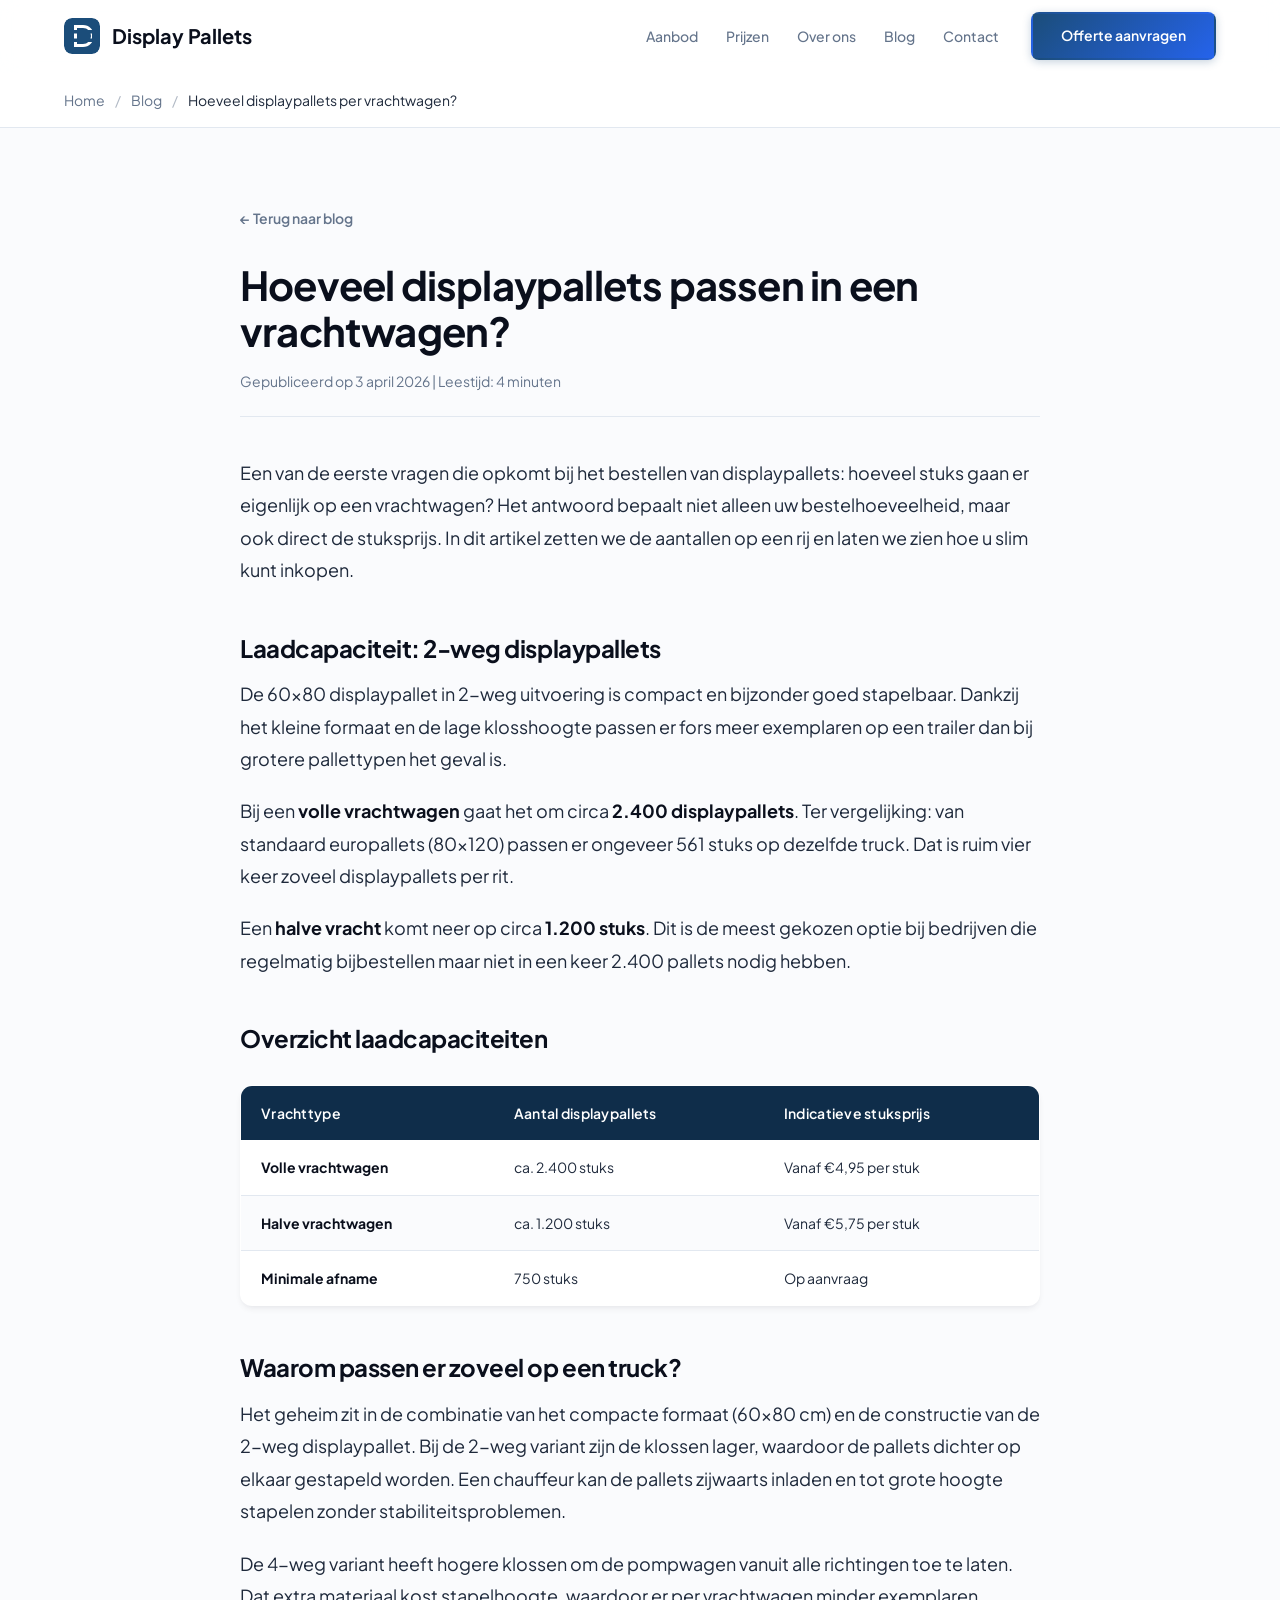
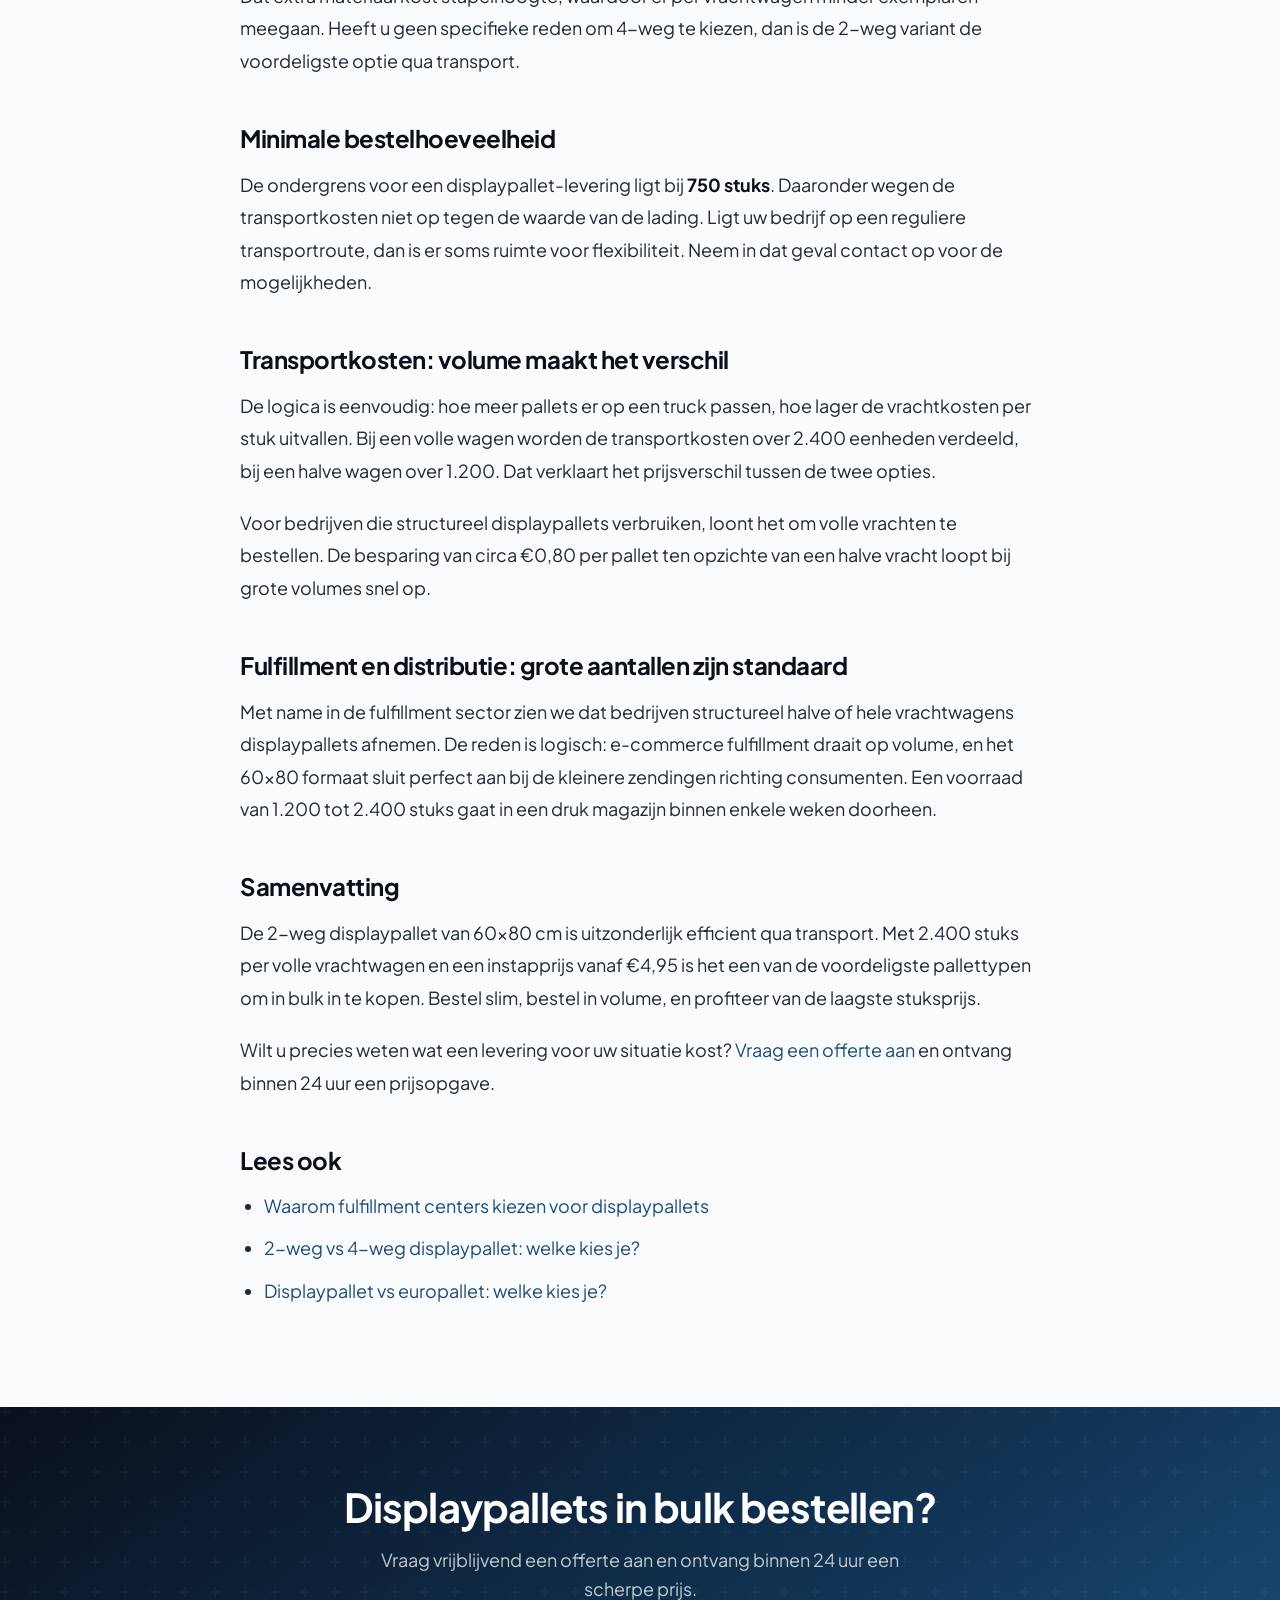
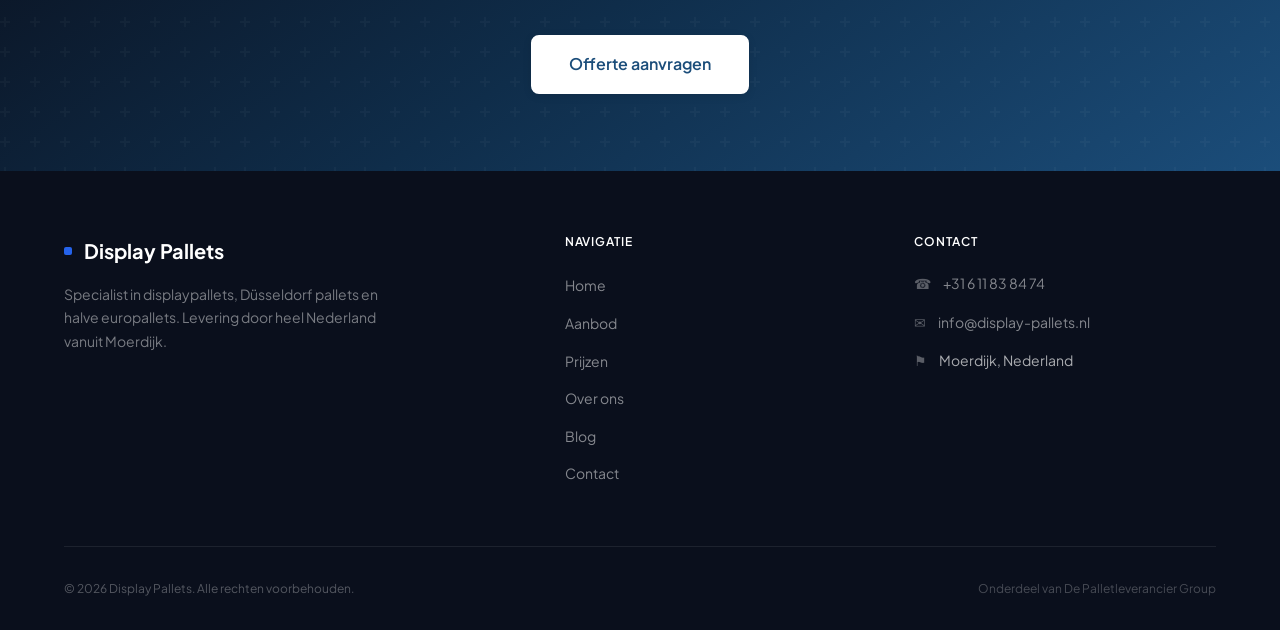
<file: blog/hoeveel-displaypallets-per-vrachtwagen.html>
<!DOCTYPE html>
<html lang="nl">
<head>
  <meta charset="UTF-8">
  <meta name="viewport" content="width=device-width, initial-scale=1.0">
  <title>Hoeveel displaypallets passen in een vrachtwagen? | Display Pallets</title>
  <meta name="description" content="Hoeveel 60x80 displaypallets passen er in een vrachtwagen? Lees alles over laadcapaciteit, bestelhoeveelheden en transportkosten per pallet.">
  <link rel="canonical" href="https://display-pallets.nl/blog/hoeveel-displaypallets-per-vrachtwagen">
  <meta property="og:type" content="article">
  <meta property="og:locale" content="nl_NL">
  <meta property="og:site_name" content="Display Pallets">
  <meta property="og:title" content="Hoeveel displaypallets passen in een vrachtwagen?">
  <meta property="og:description" content="Laadcapaciteit, bestelhoeveelheden en transportkosten van 60x80 displaypallets per vrachtwagen.">
  <meta property="og:url" content="https://display-pallets.nl/blog/hoeveel-displaypallets-per-vrachtwagen">
  <meta name="twitter:card" content="summary">
  <meta name="twitter:title" content="Hoeveel displaypallets passen in een vrachtwagen?">
  <meta name="twitter:description" content="Laadcapaciteit, bestelhoeveelheden en transportkosten van 60x80 displaypallets.">
  <link rel="icon" type="image/svg+xml" href="../favicon.svg">
  <meta property="og:image" content="https://display-pallets.nl/og-image.svg">
  <meta name="twitter:image" content="https://display-pallets.nl/og-image.svg">
  <link rel="preconnect" href="https://fonts.googleapis.com">
  <link rel="preconnect" href="https://fonts.gstatic.com" crossorigin>
  <link href="https://fonts.googleapis.com/css2?family=Plus+Jakarta+Sans:wght@400;500;600;700&display=swap" rel="stylesheet">
  <link rel="stylesheet" href="../css/style.css">
  <script type="application/ld+json">
  {
    "@context": "https://schema.org",
    "@type": "Article",
    "headline": "Hoeveel displaypallets passen in een vrachtwagen?",
    "description": "Laadcapaciteit, bestelhoeveelheden en transportkosten van 60x80 displaypallets per vrachtwagen.",
    "datePublished": "2026-04-03",
    "dateModified": "2026-04-03",
    "author": {
      "@type": "Organization",
      "name": "Display Pallets"
    },
    "publisher": {
      "@type": "Organization",
      "name": "Display Pallets",
      "url": "https://display-pallets.nl"
    },
    "mainEntityOfPage": "https://display-pallets.nl/blog/hoeveel-displaypallets-per-vrachtwagen"
  }
  </script>
</head>
<body>

  <!-- Navigation -->
  <nav class="nav">
    <div class="container nav__inner">
      <a href="../index.html" class="nav__logo">
        <span class="nav__logo-icon"><svg xmlns="http://www.w3.org/2000/svg" viewBox="0 0 36 36" aria-hidden="true"><rect width="36" height="36" rx="8" fill="#1B4D7A"/><defs><clipPath id="d"><path d="M10 7h3v22h-3zM13 7h6a11 11 0 0 1 0 22h-6v-3h6a8 8 0 0 0 0-16h-6z"/></clipPath></defs><g clip-path="url(#d)"><rect x="8" y="7" width="20" height="5" fill="#fff"/><rect x="8" y="15.5" width="20" height="5" fill="#fff"/><rect x="8" y="24" width="20" height="5" fill="#fff"/></g></svg></span>
        Display Pallets
      </a>
      <div class="nav__links">
        <a href="../aanbod.html" class="nav__link">Aanbod</a>
        <a href="../prijzen.html" class="nav__link">Prijzen</a>
        <a href="../over-ons.html" class="nav__link">Over ons</a>
        <a href="../blog.html" class="nav__link">Blog</a>
        <a href="../contact.html" class="nav__link">Contact</a>
        <a href="../contact.html" class="btn btn--primary nav__cta">Offerte aanvragen</a>
      </div>
      <button class="nav__hamburger" aria-label="Menu">
        <span></span>
        <span></span>
        <span></span>
      </button>
    </div>
  </nav>

  <!-- Breadcrumb -->
  <div class="breadcrumb">
    <div class="container">
      <a href="../index.html">Home</a> <span>/</span> <a href="../blog.html">Blog</a> <span>/</span> Hoeveel displaypallets per vrachtwagen?
    </div>
  </div>

  <!-- Article -->
  <article class="section">
    <div class="container">
      <div class="blog-article">
        <a href="../blog.html" class="blog-article__back">&larr; Terug naar blog</a>
        <h1>Hoeveel displaypallets passen in een vrachtwagen?</h1>
        <div class="blog-article__meta">Gepubliceerd op 3 april 2026 | Leestijd: 4 minuten</div>

        <p>Een van de eerste vragen die opkomt bij het bestellen van displaypallets: hoeveel stuks gaan er eigenlijk op een vrachtwagen? Het antwoord bepaalt niet alleen uw bestelhoeveelheid, maar ook direct de stuksprijs. In dit artikel zetten we de aantallen op een rij en laten we zien hoe u slim kunt inkopen.</p>

        <h2>Laadcapaciteit: 2-weg displaypallets</h2>
        <p>De 60x80 displaypallet in 2-weg uitvoering is compact en bijzonder goed stapelbaar. Dankzij het kleine formaat en de lage klosshoogte passen er fors meer exemplaren op een trailer dan bij grotere pallettypen het geval is.</p>
        <p>Bij een <strong>volle vrachtwagen</strong> gaat het om circa <strong>2.400 displaypallets</strong>. Ter vergelijking: van standaard europallets (80x120) passen er ongeveer 561 stuks op dezelfde truck. Dat is ruim vier keer zoveel displaypallets per rit.</p>
        <p>Een <strong>halve vracht</strong> komt neer op circa <strong>1.200 stuks</strong>. Dit is de meest gekozen optie bij bedrijven die regelmatig bijbestellen maar niet in een keer 2.400 pallets nodig hebben.</p>

        <h2>Overzicht laadcapaciteiten</h2>
        <table class="comparison-table">
          <thead>
            <tr>
              <th>Vrachttype</th>
              <th>Aantal displaypallets</th>
              <th>Indicatieve stuksprijs</th>
            </tr>
          </thead>
          <tbody>
            <tr>
              <td><strong>Volle vrachtwagen</strong></td>
              <td>ca. 2.400 stuks</td>
              <td>Vanaf &euro;4,95 per stuk</td>
            </tr>
            <tr>
              <td><strong>Halve vrachtwagen</strong></td>
              <td>ca. 1.200 stuks</td>
              <td>Vanaf &euro;5,75 per stuk</td>
            </tr>
            <tr>
              <td><strong>Minimale afname</strong></td>
              <td>750 stuks</td>
              <td>Op aanvraag</td>
            </tr>
          </tbody>
        </table>

        <h2>Waarom passen er zoveel op een truck?</h2>
        <p>Het geheim zit in de combinatie van het compacte formaat (60x80 cm) en de constructie van de 2-weg displaypallet. Bij de 2-weg variant zijn de klossen lager, waardoor de pallets dichter op elkaar gestapeld worden. Een chauffeur kan de pallets zijwaarts inladen en tot grote hoogte stapelen zonder stabiliteitsproblemen.</p>
        <p>De 4-weg variant heeft hogere klossen om de pompwagen vanuit alle richtingen toe te laten. Dat extra materiaal kost stapelhoogte, waardoor er per vrachtwagen minder exemplaren meegaan. Heeft u geen specifieke reden om 4-weg te kiezen, dan is de 2-weg variant de voordeligste optie qua transport.</p>

        <h2>Minimale bestelhoeveelheid</h2>
        <p>De ondergrens voor een displaypallet-levering ligt bij <strong>750 stuks</strong>. Daaronder wegen de transportkosten niet op tegen de waarde van de lading. Ligt uw bedrijf op een reguliere transportroute, dan is er soms ruimte voor flexibiliteit. Neem in dat geval contact op voor de mogelijkheden.</p>

        <h2>Transportkosten: volume maakt het verschil</h2>
        <p>De logica is eenvoudig: hoe meer pallets er op een truck passen, hoe lager de vrachtkosten per stuk uitvallen. Bij een volle wagen worden de transportkosten over 2.400 eenheden verdeeld, bij een halve wagen over 1.200. Dat verklaart het prijsverschil tussen de twee opties.</p>
        <p>Voor bedrijven die structureel displaypallets verbruiken, loont het om volle vrachten te bestellen. De besparing van circa &euro;0,80 per pallet ten opzichte van een halve vracht loopt bij grote volumes snel op.</p>

        <h2>Fulfillment en distributie: grote aantallen zijn standaard</h2>
        <p>Met name in de fulfillment sector zien we dat bedrijven structureel halve of hele vrachtwagens displaypallets afnemen. De reden is logisch: e-commerce fulfillment draait op volume, en het 60x80 formaat sluit perfect aan bij de kleinere zendingen richting consumenten. Een voorraad van 1.200 tot 2.400 stuks gaat in een druk magazijn binnen enkele weken doorheen.</p>

        <h2>Samenvatting</h2>
        <p>De 2-weg displaypallet van 60x80 cm is uitzonderlijk efficient qua transport. Met 2.400 stuks per volle vrachtwagen en een instapprijs vanaf &euro;4,95 is het een van de voordeligste pallettypen om in bulk in te kopen. Bestel slim, bestel in volume, en profiteer van de laagste stuksprijs.</p>
        <p>Wilt u precies weten wat een levering voor uw situatie kost? <a href="../contact.html">Vraag een offerte aan</a> en ontvang binnen 24 uur een prijsopgave.</p>

        <h2>Lees ook</h2>
        <ul>
          <li><a href="displaypallet-voor-fulfillment-centers.html">Waarom fulfillment centers kiezen voor displaypallets</a></li>
          <li><a href="2-weg-vs-4-weg-displaypallet.html">2-weg vs 4-weg displaypallet: welke kies je?</a></li>
          <li><a href="displaypallet-vs-europallet.html">Displaypallet vs europallet: welke kies je?</a></li>
        </ul>
      </div>
    </div>
  </article>

  <!-- CTA -->
  <section class="cta-section">
    <div class="container">
      <h2>Displaypallets in bulk bestellen?</h2>
      <p>Vraag vrijblijvend een offerte aan en ontvang binnen 24 uur een scherpe prijs.</p>
      <a href="../contact.html" class="btn btn--white btn--lg">Offerte aanvragen</a>
    </div>
  </section>

  <!-- Footer -->
  <footer class="footer">
    <div class="container">
      <div class="footer__grid">
        <div class="footer__brand">
          <span class="footer__logo"><span class="nav__logo-accent"></span> Display Pallets</span>
          <p>Specialist in displaypallets, Düsseldorf pallets en halve europallets. Levering door heel Nederland vanuit Moerdijk.</p>
        </div>
        <div>
          <h4>Navigatie</h4>
          <ul class="footer__links">
            <li><a href="../index.html">Home</a></li>
            <li><a href="../aanbod.html">Aanbod</a></li>
            <li><a href="../prijzen.html">Prijzen</a></li>
            <li><a href="../over-ons.html">Over ons</a></li>
            <li><a href="../blog.html">Blog</a></li>
            <li><a href="../contact.html">Contact</a></li>
          </ul>
        </div>
        <div>
          <h4>Contact</h4>
          <div class="footer__contact-item">
            <span>&#9742;</span>
            <a href="tel:+31611838474">+31 6 11 83 84 74</a>
          </div>
          <div class="footer__contact-item">
            <span>&#9993;</span>
            <a href="mailto:info@display-pallets.nl">info@display-pallets.nl</a>
          </div>
          <div class="footer__contact-item">
            <span>&#9873;</span>
            <span>Moerdijk, Nederland</span>
          </div>
        </div>
      </div>
      <div class="footer__bottom">
        <span class="footer__copyright">&copy; 2026 Display Pallets. Alle rechten voorbehouden.</span>
        <span class="footer__group">Onderdeel van De Palletleverancier Group</span>
      </div>
    </div>
  </footer>

  <!-- Back to Top -->
  <button class="back-to-top" aria-label="Terug naar boven">&#8593;</button>

  <script src="../js/main.js" defer></script>
</body>
</html>
</file>
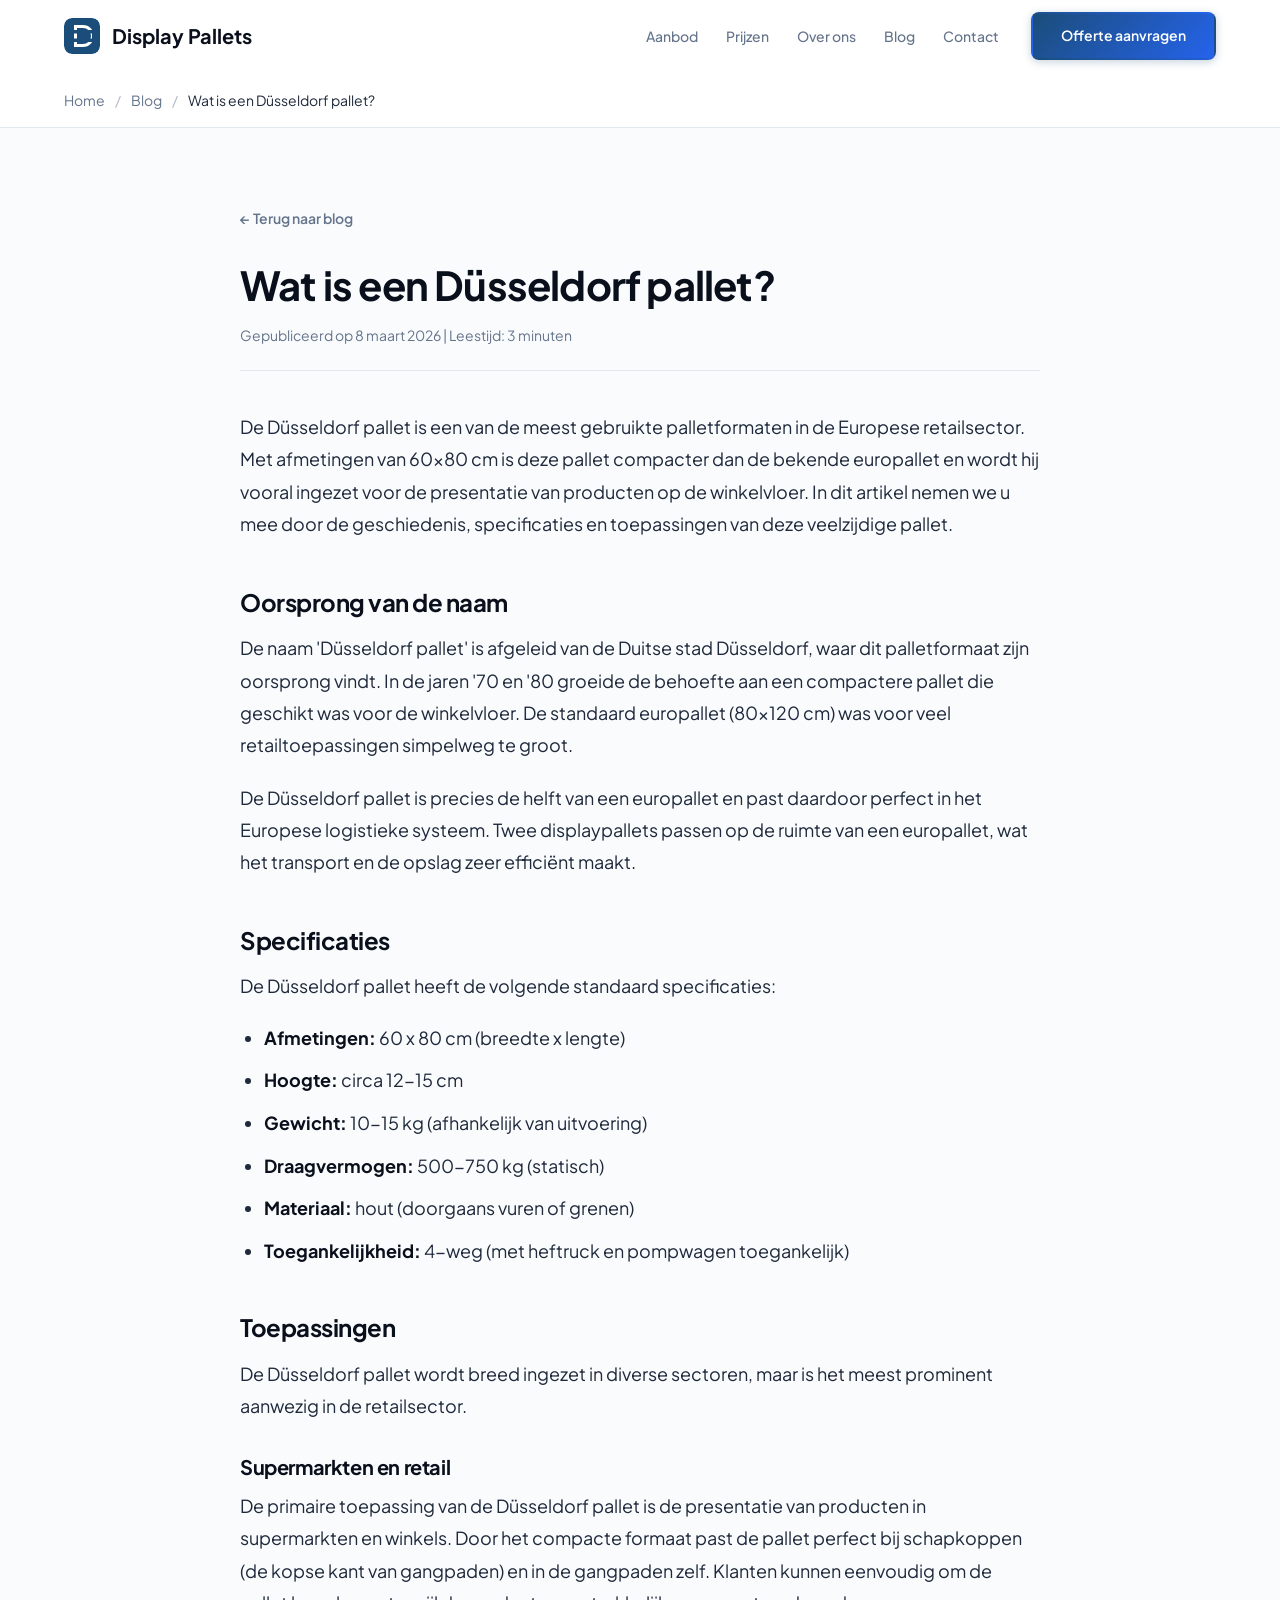
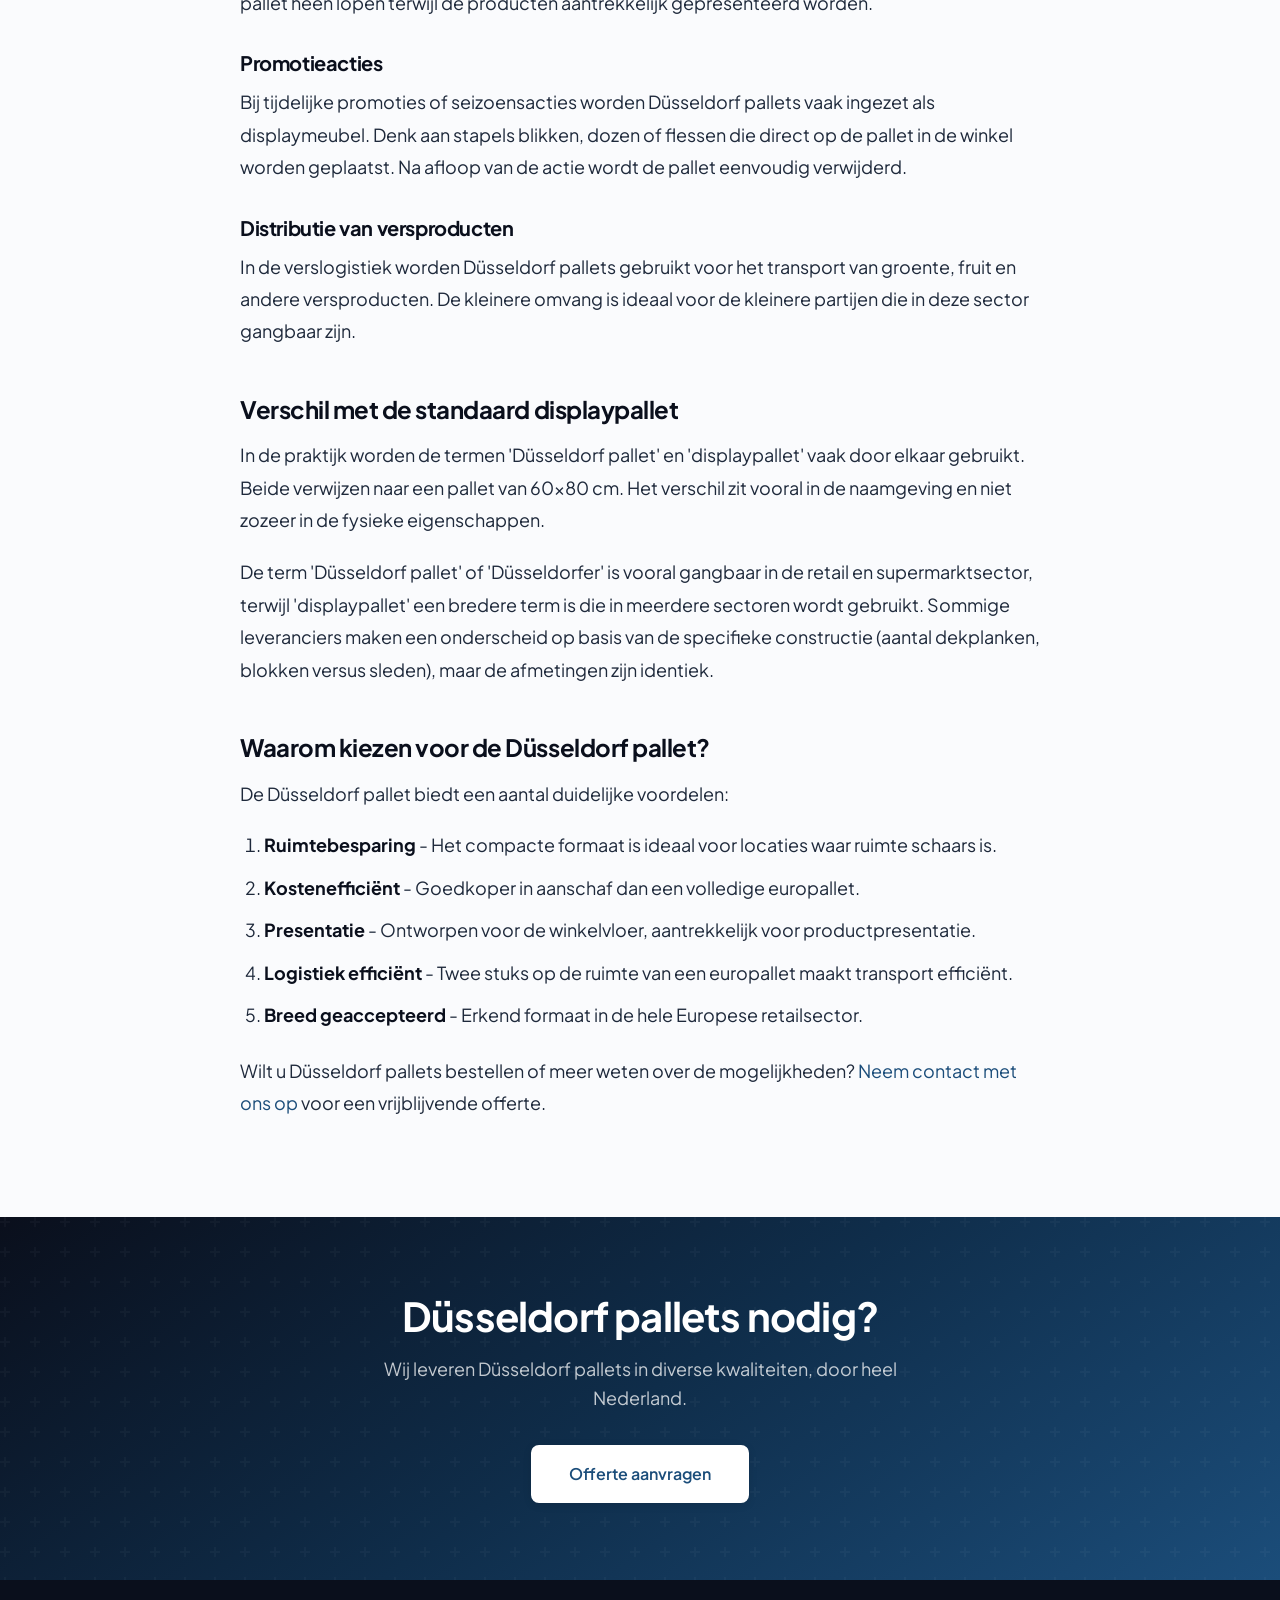
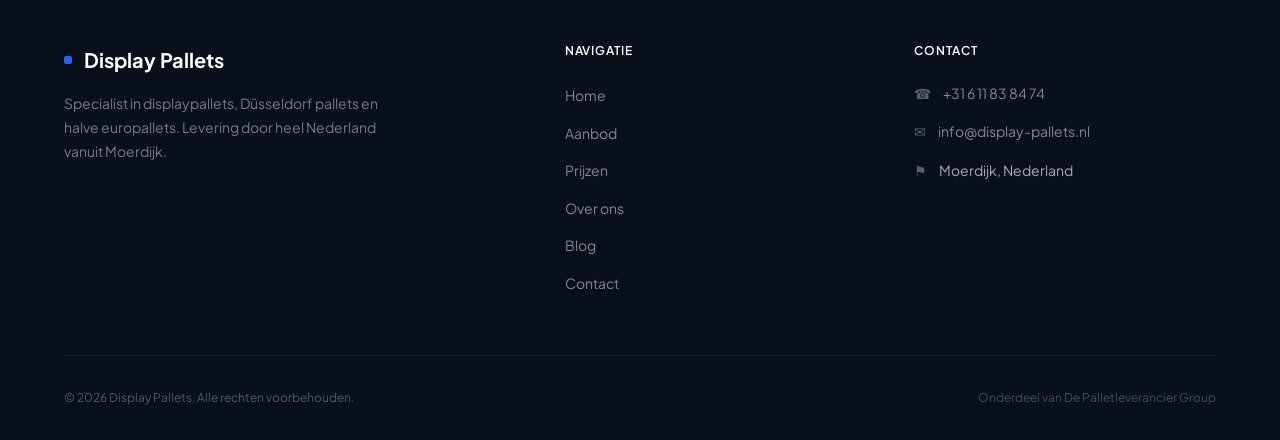
<file: blog/wat-is-een-dusseldorf-pallet.html>
<!DOCTYPE html>
<html lang="nl">
<head>
  <meta charset="UTF-8">
  <meta name="viewport" content="width=device-width, initial-scale=1.0">
  <title>Wat is een Düsseldorf pallet? Alles over de Düsseldorfer | Display Pallets</title>
  <meta name="description" content="Wat is een Düsseldorf pallet? Lees alles over de oorsprong, specificaties en toepassingen van deze populaire 60x80 retailpallet.">
  <link rel="canonical" href="https://display-pallets.nl/blog/wat-is-een-dusseldorf-pallet">
  <meta property="og:type" content="article">
  <meta property="og:locale" content="nl_NL">
  <meta property="og:site_name" content="Display Pallets">
  <meta property="og:title" content="Wat is een Düsseldorf pallet? Alles over de Düsseldorfer">
  <meta property="og:description" content="Alles over de Düsseldorf pallet: oorsprong, specificaties en toepassingen van deze populaire 60x80 retailpallet.">
  <meta property="og:url" content="https://display-pallets.nl/blog/wat-is-een-dusseldorf-pallet">
  <meta name="twitter:card" content="summary">
  <meta name="twitter:title" content="Wat is een Düsseldorf pallet?">
  <meta name="twitter:description" content="Alles over de Düsseldorf pallet: oorsprong, specificaties en toepassingen.">
  <link rel="icon" type="image/svg+xml" href="../favicon.svg">
  <meta property="og:image" content="https://display-pallets.nl/og-image.svg">
  <meta name="twitter:image" content="https://display-pallets.nl/og-image.svg">
  <link rel="preconnect" href="https://fonts.googleapis.com">
  <link rel="preconnect" href="https://fonts.gstatic.com" crossorigin>
  <link href="https://fonts.googleapis.com/css2?family=Plus+Jakarta+Sans:wght@400;500;600;700&display=swap" rel="stylesheet">
  <link rel="stylesheet" href="../css/style.css">
  <script type="application/ld+json">
  {
    "@context": "https://schema.org",
    "@type": "Article",
    "headline": "Wat is een Düsseldorf pallet?",
    "description": "Alles over de Düsseldorf pallet: de oorsprong, specificaties, toepassingen en het verschil met de standaard displaypallet.",
    "datePublished": "2026-03-08",
    "dateModified": "2026-03-08",
    "author": {
      "@type": "Organization",
      "name": "Display Pallets"
    },
    "publisher": {
      "@type": "Organization",
      "name": "Display Pallets",
      "url": "https://display-pallets.nl"
    },
    "mainEntityOfPage": "https://display-pallets.nl/blog/wat-is-een-dusseldorf-pallet"
  }
  </script>
</head>
<body>

  <!-- Navigation -->
  <nav class="nav">
    <div class="container nav__inner">
      <a href="../index.html" class="nav__logo">
        <span class="nav__logo-icon"><svg xmlns="http://www.w3.org/2000/svg" viewBox="0 0 36 36" aria-hidden="true"><rect width="36" height="36" rx="8" fill="#1B4D7A"/><defs><clipPath id="d"><path d="M10 7h3v22h-3zM13 7h6a11 11 0 0 1 0 22h-6v-3h6a8 8 0 0 0 0-16h-6z"/></clipPath></defs><g clip-path="url(#d)"><rect x="8" y="7" width="20" height="5" fill="#fff"/><rect x="8" y="15.5" width="20" height="5" fill="#fff"/><rect x="8" y="24" width="20" height="5" fill="#fff"/></g></svg></span>
        Display Pallets
      </a>
      <div class="nav__links">
        <a href="../aanbod.html" class="nav__link">Aanbod</a>
        <a href="../prijzen.html" class="nav__link">Prijzen</a>
        <a href="../over-ons.html" class="nav__link">Over ons</a>
        <a href="../blog.html" class="nav__link">Blog</a>
        <a href="../contact.html" class="nav__link">Contact</a>
        <a href="../contact.html" class="btn btn--primary nav__cta">Offerte aanvragen</a>
      </div>
      <button class="nav__hamburger" aria-label="Menu">
        <span></span>
        <span></span>
        <span></span>
      </button>
    </div>
  </nav>

  <!-- Breadcrumb -->
  <div class="breadcrumb">
    <div class="container">
      <a href="../index.html">Home</a> <span>/</span> <a href="../blog.html">Blog</a> <span>/</span> Wat is een Düsseldorf pallet?
    </div>
  </div>

  <!-- Article -->
  <article class="section">
    <div class="container">
      <div class="blog-article">
        <a href="../blog.html" class="blog-article__back">&larr; Terug naar blog</a>
        <h1>Wat is een Düsseldorf pallet?</h1>
        <div class="blog-article__meta">Gepubliceerd op 8 maart 2026 | Leestijd: 3 minuten</div>

        <p>De Düsseldorf pallet is een van de meest gebruikte palletformaten in de Europese retailsector. Met afmetingen van 60x80 cm is deze pallet compacter dan de bekende europallet en wordt hij vooral ingezet voor de presentatie van producten op de winkelvloer. In dit artikel nemen we u mee door de geschiedenis, specificaties en toepassingen van deze veelzijdige pallet.</p>

        <h2>Oorsprong van de naam</h2>
        <p>De naam 'Düsseldorf pallet' is afgeleid van de Duitse stad Düsseldorf, waar dit palletformaat zijn oorsprong vindt. In de jaren '70 en '80 groeide de behoefte aan een compactere pallet die geschikt was voor de winkelvloer. De standaard europallet (80x120 cm) was voor veel retailtoepassingen simpelweg te groot.</p>
        <p>De Düsseldorf pallet is precies de helft van een europallet en past daardoor perfect in het Europese logistieke systeem. Twee displaypallets passen op de ruimte van een europallet, wat het transport en de opslag zeer efficiënt maakt.</p>

        <h2>Specificaties</h2>
        <p>De Düsseldorf pallet heeft de volgende standaard specificaties:</p>
        <ul>
          <li><strong>Afmetingen:</strong> 60 x 80 cm (breedte x lengte)</li>
          <li><strong>Hoogte:</strong> circa 12-15 cm</li>
          <li><strong>Gewicht:</strong> 10-15 kg (afhankelijk van uitvoering)</li>
          <li><strong>Draagvermogen:</strong> 500-750 kg (statisch)</li>
          <li><strong>Materiaal:</strong> hout (doorgaans vuren of grenen)</li>
          <li><strong>Toegankelijkheid:</strong> 4-weg (met heftruck en pompwagen toegankelijk)</li>
        </ul>

        <h2>Toepassingen</h2>
        <p>De Düsseldorf pallet wordt breed ingezet in diverse sectoren, maar is het meest prominent aanwezig in de retailsector.</p>

        <h3>Supermarkten en retail</h3>
        <p>De primaire toepassing van de Düsseldorf pallet is de presentatie van producten in supermarkten en winkels. Door het compacte formaat past de pallet perfect bij schapkoppen (de kopse kant van gangpaden) en in de gangpaden zelf. Klanten kunnen eenvoudig om de pallet heen lopen terwijl de producten aantrekkelijk gepresenteerd worden.</p>

        <h3>Promotieacties</h3>
        <p>Bij tijdelijke promoties of seizoensacties worden Düsseldorf pallets vaak ingezet als displaymeubel. Denk aan stapels blikken, dozen of flessen die direct op de pallet in de winkel worden geplaatst. Na afloop van de actie wordt de pallet eenvoudig verwijderd.</p>

        <h3>Distributie van versproducten</h3>
        <p>In de verslogistiek worden Düsseldorf pallets gebruikt voor het transport van groente, fruit en andere versproducten. De kleinere omvang is ideaal voor de kleinere partijen die in deze sector gangbaar zijn.</p>

        <h2>Verschil met de standaard displaypallet</h2>
        <p>In de praktijk worden de termen 'Düsseldorf pallet' en 'displaypallet' vaak door elkaar gebruikt. Beide verwijzen naar een pallet van 60x80 cm. Het verschil zit vooral in de naamgeving en niet zozeer in de fysieke eigenschappen.</p>
        <p>De term 'Düsseldorf pallet' of 'Düsseldorfer' is vooral gangbaar in de retail en supermarktsector, terwijl 'displaypallet' een bredere term is die in meerdere sectoren wordt gebruikt. Sommige leveranciers maken een onderscheid op basis van de specifieke constructie (aantal dekplanken, blokken versus sleden), maar de afmetingen zijn identiek.</p>

        <h2>Waarom kiezen voor de Düsseldorf pallet?</h2>
        <p>De Düsseldorf pallet biedt een aantal duidelijke voordelen:</p>
        <ol>
          <li><strong>Ruimtebesparing</strong> - Het compacte formaat is ideaal voor locaties waar ruimte schaars is.</li>
          <li><strong>Kostenefficiënt</strong> - Goedkoper in aanschaf dan een volledige europallet.</li>
          <li><strong>Presentatie</strong> - Ontworpen voor de winkelvloer, aantrekkelijk voor productpresentatie.</li>
          <li><strong>Logistiek efficiënt</strong> - Twee stuks op de ruimte van een europallet maakt transport efficiënt.</li>
          <li><strong>Breed geaccepteerd</strong> - Erkend formaat in de hele Europese retailsector.</li>
        </ol>

        <p>Wilt u Düsseldorf pallets bestellen of meer weten over de mogelijkheden? <a href="../contact.html">Neem contact met ons op</a> voor een vrijblijvende offerte.</p>
      </div>
    </div>
  </article>

  <!-- CTA -->
  <section class="cta-section">
    <div class="container">
      <h2>Düsseldorf pallets nodig?</h2>
      <p>Wij leveren Düsseldorf pallets in diverse kwaliteiten, door heel Nederland.</p>
      <a href="../contact.html" class="btn btn--white btn--lg">Offerte aanvragen</a>
    </div>
  </section>

  <!-- Footer -->
  <footer class="footer">
    <div class="container">
      <div class="footer__grid">
        <div class="footer__brand">
          <span class="footer__logo"><span class="nav__logo-accent"></span> Display Pallets</span>
          <p>Specialist in displaypallets, Düsseldorf pallets en halve europallets. Levering door heel Nederland vanuit Moerdijk.</p>
        </div>
        <div>
          <h4>Navigatie</h4>
          <ul class="footer__links">
            <li><a href="../index.html">Home</a></li>
            <li><a href="../aanbod.html">Aanbod</a></li>
            <li><a href="../prijzen.html">Prijzen</a></li>
            <li><a href="../over-ons.html">Over ons</a></li>
            <li><a href="../blog.html">Blog</a></li>
            <li><a href="../contact.html">Contact</a></li>
          </ul>
        </div>
        <div>
          <h4>Contact</h4>
          <div class="footer__contact-item">
            <span>&#9742;</span>
            <a href="tel:+31611838474">+31 6 11 83 84 74</a>
          </div>
          <div class="footer__contact-item">
            <span>&#9993;</span>
            <a href="mailto:info@display-pallets.nl">info@display-pallets.nl</a>
          </div>
          <div class="footer__contact-item">
            <span>&#9873;</span>
            <span>Moerdijk, Nederland</span>
          </div>
        </div>
      </div>
      <div class="footer__bottom">
        <span class="footer__copyright">&copy; 2026 Display Pallets. Alle rechten voorbehouden.</span>
        <span class="footer__group">Onderdeel van De Palletleverancier Group</span>
      </div>
    </div>
  </footer>

  <!-- Back to Top -->
  <button class="back-to-top" aria-label="Terug naar boven">&#8593;</button>

  <script src="../js/main.js" defer></script>
</body>
</html>
</file>
<file: css/style.css>
/* ============================================
   Display Pallets - style.css
   Premium B2B design - Strak / Minimal / Technisch
   ============================================ */

/* ----- 1. Custom Properties ----- */
:root {
  --clr-primary: #1B4D7A;
  --clr-primary-light: #2563EB;
  --clr-primary-dark: #0F2D4A;
  --clr-dark: #0A0F1C;
  --clr-bg: #FAFBFD;
  --clr-bg-alt: #F0F4F8;
  --clr-text: #1E293B;
  --clr-text-muted: #64748B;
  --clr-border: #E2E8F0;
  --clr-surface: #FFFFFF;
  --clr-success: #059669;
  --clr-error: #DC2626;

  --ff-body: 'Plus Jakarta Sans', -apple-system, BlinkMacSystemFont, sans-serif;
  --ff-mono: 'SF Mono', 'Fira Code', 'Consolas', monospace;

  --fs-xs: 0.75rem;
  --fs-sm: 0.875rem;
  --fs-base: 1rem;
  --fs-lg: 1.125rem;
  --fs-xl: 1.25rem;
  --fs-2xl: 1.5rem;
  --fs-3xl: clamp(1.5rem, 2vw + 0.5rem, 1.875rem);
  --fs-4xl: clamp(1.875rem, 3vw + 0.5rem, 2.5rem);
  --fs-5xl: clamp(2.25rem, 4vw + 0.5rem, 3.25rem);
  --fs-6xl: clamp(2.75rem, 5vw + 0.5rem, 4rem);

  --fw-regular: 400;
  --fw-medium: 500;
  --fw-semibold: 600;
  --fw-bold: 700;

  --sp-1: 0.25rem;
  --sp-2: 0.5rem;
  --sp-3: 0.75rem;
  --sp-4: 1rem;
  --sp-5: 1.25rem;
  --sp-6: 1.5rem;
  --sp-8: 2rem;
  --sp-10: 2.5rem;
  --sp-12: 3rem;
  --sp-16: 4rem;
  --sp-20: 5rem;
  --sp-24: 6rem;
  --sp-32: 8rem;

  --container-max: 1200px;
  --container-narrow: 800px;
  --radius: 8px;
  --radius-lg: 12px;
  --radius-xl: 16px;

  --shadow-xs: 0 1px 2px rgba(10,15,28,0.04);
  --shadow-sm: 0 1px 3px rgba(10,15,28,0.06), 0 1px 2px rgba(10,15,28,0.04);
  --shadow: 0 4px 6px -1px rgba(10,15,28,0.06), 0 2px 4px -2px rgba(10,15,28,0.04);
  --shadow-md: 0 8px 16px -4px rgba(10,15,28,0.08), 0 4px 6px -2px rgba(10,15,28,0.03);
  --shadow-lg: 0 16px 32px -8px rgba(10,15,28,0.10), 0 8px 16px -4px rgba(10,15,28,0.04);
  --shadow-xl: 0 24px 48px -12px rgba(10,15,28,0.14);

  --transition-fast: 0.15s ease;
  --transition: 0.25s cubic-bezier(0.4, 0, 0.2, 1);
  --transition-slow: 0.4s cubic-bezier(0.4, 0, 0.2, 1);
}

/* ----- 2. Reset & Base ----- */
*, *::before, *::after { box-sizing: border-box; margin: 0; padding: 0; }
html {
  scroll-behavior: smooth;
  -webkit-text-size-adjust: 100%;
  scroll-padding-top: 80px;
}
body {
  font-family: var(--ff-body);
  font-size: var(--fs-base);
  line-height: 1.6;
  color: var(--clr-text);
  background: var(--clr-bg);
  -webkit-font-smoothing: antialiased;
  -moz-osx-font-smoothing: grayscale;
  overflow-x: hidden;
}
img { max-width: 100%; height: auto; display: block; }
a {
  color: var(--clr-primary);
  text-decoration: none;
  transition: color var(--transition-fast);
}
a:hover { color: var(--clr-primary-light); }
ul, ol { list-style: none; }
button { cursor: pointer; font-family: inherit; }
input, textarea, select { font-family: inherit; font-size: inherit; }

/* Focus states for accessibility */
:focus-visible {
  outline: 2px solid var(--clr-primary-light);
  outline-offset: 2px;
  border-radius: 2px;
}

/* ----- 3. Typography ----- */
h1, h2, h3, h4, h5, h6 {
  color: var(--clr-dark);
  line-height: 1.15;
  font-weight: var(--fw-bold);
  letter-spacing: -0.02em;
}
h1 { font-size: var(--fs-5xl); }
h2 { font-size: var(--fs-4xl); margin-bottom: var(--sp-4); }
h3 { font-size: var(--fs-2xl); margin-bottom: var(--sp-3); }
h4 { font-size: var(--fs-xl); }
p { margin-bottom: var(--sp-4); }
p:last-child { margin-bottom: 0; }

.label-text {
  font-size: var(--fs-xs);
  font-weight: var(--fw-semibold);
  text-transform: uppercase;
  letter-spacing: 0.08em;
  color: var(--clr-primary);
}

.mono {
  font-family: var(--ff-mono);
  font-variant-numeric: tabular-nums;
}

/* ----- 4. Layout ----- */
.container {
  width: 100%;
  max-width: var(--container-max);
  margin: 0 auto;
  padding: 0 var(--sp-6);
}
.container--narrow {
  max-width: var(--container-narrow);
}
.section {
  padding: clamp(3rem, 6vw, 6rem) 0;
}
.section--alt {
  background: var(--clr-bg-alt);
}
.section--surface {
  background: var(--clr-surface);
}
.section--dark {
  background: var(--clr-dark);
  color: rgba(255,255,255,0.85);
}
.section--dark h2,
.section--dark h3,
.section--dark h4 {
  color: #fff;
}
.text-center { text-align: center; }

/* Section divider */
.section-divider {
  height: 1px;
  background: var(--clr-border);
  border: none;
  margin: 0;
}

/* ----- 5. Buttons ----- */
.btn {
  display: inline-flex;
  align-items: center;
  justify-content: center;
  gap: var(--sp-2);
  padding: 0.75rem 1.75rem;
  border-radius: var(--radius);
  font-weight: var(--fw-semibold);
  font-size: var(--fs-sm);
  border: 2px solid transparent;
  transition: all var(--transition);
  text-decoration: none;
  line-height: 1.4;
  cursor: pointer;
  position: relative;
  overflow: hidden;
}
.btn--primary {
  background: linear-gradient(135deg, var(--clr-primary) 0%, var(--clr-primary-light) 100%);
  color: #fff;
  border-color: transparent;
  box-shadow: 0 2px 8px rgba(27,77,122,0.25);
}
.btn--primary:hover {
  background: linear-gradient(135deg, var(--clr-primary-dark) 0%, var(--clr-primary) 100%);
  box-shadow: 0 4px 16px rgba(27,77,122,0.35);
  transform: translateY(-1px);
  color: #fff;
}
.btn--primary:active {
  transform: translateY(0);
  box-shadow: 0 2px 6px rgba(27,77,122,0.2);
}
.btn--secondary {
  background: transparent;
  color: var(--clr-primary);
  border-color: var(--clr-border);
}
.btn--secondary:hover {
  border-color: var(--clr-primary);
  background: rgba(27,77,122,0.04);
  color: var(--clr-primary);
}
.btn--white {
  background: #fff;
  color: var(--clr-primary);
  border-color: #fff;
  box-shadow: 0 2px 8px rgba(0,0,0,0.1);
}
.btn--white:hover {
  background: var(--clr-bg-alt);
  border-color: var(--clr-bg-alt);
  color: var(--clr-primary-dark);
  transform: translateY(-1px);
  box-shadow: 0 4px 16px rgba(0,0,0,0.15);
}
.btn--outline-white {
  background: transparent;
  color: #fff;
  border-color: rgba(255,255,255,0.35);
}
.btn--outline-white:hover {
  background: rgba(255,255,255,0.1);
  border-color: rgba(255,255,255,0.6);
  color: #fff;
}
.btn--lg {
  padding: 1rem 2.25rem;
  font-size: var(--fs-base);
}
.btn--sm {
  padding: 0.5rem 1rem;
  font-size: var(--fs-xs);
}
.btn--full {
  width: 100%;
}

/* ----- 6. Navigation ----- */
.nav {
  position: sticky;
  top: 0;
  z-index: 1000;
  background: rgba(255,255,255,0.85);
  backdrop-filter: blur(12px);
  -webkit-backdrop-filter: blur(12px);
  border-bottom: 1px solid transparent;
  transition: border-color var(--transition), box-shadow var(--transition), background var(--transition);
}
.nav.is-scrolled {
  background: rgba(255,255,255,0.95);
  border-bottom-color: var(--clr-border);
  box-shadow: 0 1px 8px rgba(10,15,28,0.06);
}
.nav__inner {
  display: flex;
  align-items: center;
  justify-content: space-between;
  height: 72px;
}
.nav__logo {
  font-size: var(--fs-xl);
  font-weight: var(--fw-bold);
  color: var(--clr-dark);
  text-decoration: none;
  display: flex;
  align-items: center;
  gap: var(--sp-3);
  transition: color var(--transition-fast);
}
.nav__logo:hover { color: var(--clr-primary); }
.nav__logo-accent {
  width: 8px;
  height: 8px;
  background: var(--clr-primary-light);
  border-radius: 2px;
  display: inline-block;
  flex-shrink: 0;
}
.nav__logo-icon {
  width: 36px;
  height: 36px;
  border-radius: 8px;
  display: flex;
  align-items: center;
  justify-content: center;
  flex-shrink: 0;
  overflow: hidden;
}
.nav__logo-icon svg {
  width: 100%;
  height: 100%;
  display: block;
}
.nav__links {
  display: flex;
  align-items: center;
  gap: var(--sp-1);
}
.nav__link {
  color: var(--clr-text-muted);
  font-weight: var(--fw-medium);
  font-size: var(--fs-sm);
  padding: var(--sp-2) var(--sp-3);
  border-radius: var(--radius);
  position: relative;
  transition: color var(--transition-fast), background var(--transition-fast);
}
.nav__link::after {
  content: '';
  position: absolute;
  bottom: 0;
  left: 50%;
  width: 0;
  height: 2px;
  background: var(--clr-primary-light);
  transition: width var(--transition), left var(--transition);
  border-radius: 1px;
}
.nav__link:hover {
  color: var(--clr-primary);
  background: rgba(27,77,122,0.04);
}
.nav__link.is-active {
  color: var(--clr-primary);
  font-weight: var(--fw-semibold);
}
.nav__link.is-active::after {
  width: calc(100% - var(--sp-6));
  left: var(--sp-3);
}
.nav__cta {
  margin-left: var(--sp-4);
}

/* Hamburger */
.nav__hamburger {
  display: none;
  background: none;
  border: none;
  width: 44px;
  height: 44px;
  flex-direction: column;
  align-items: center;
  justify-content: center;
  gap: 6px;
  border-radius: var(--radius);
  transition: background var(--transition-fast);
}
.nav__hamburger:hover {
  background: var(--clr-bg-alt);
}
.nav__hamburger span {
  display: block;
  width: 22px;
  height: 2px;
  background: var(--clr-dark);
  transition: all 0.3s cubic-bezier(0.4, 0, 0.2, 1);
  border-radius: 2px;
}
.nav__hamburger.is-open span:nth-child(1) {
  transform: rotate(45deg) translate(5.5px, 5.5px);
}
.nav__hamburger.is-open span:nth-child(2) {
  opacity: 0;
  transform: scaleX(0);
}
.nav__hamburger.is-open span:nth-child(3) {
  transform: rotate(-45deg) translate(5.5px, -5.5px);
}

/* ----- 7. Hero ----- */
.hero {
  background: linear-gradient(145deg, var(--clr-dark) 0%, var(--clr-primary-dark) 40%, var(--clr-primary) 100%);
  color: #fff;
  padding: clamp(3.5rem, 7vw, 5.5rem) 0 clamp(3.5rem, 7vw, 5rem);
  position: relative;
  overflow: hidden;
}
/* Geometric SVG pattern overlay */
.hero::before {
  content: '';
  position: absolute;
  inset: 0;
  opacity: 0.04;
  background-image: url("data:image/svg+xml,%3Csvg width='60' height='60' viewBox='0 0 60 60' xmlns='http://www.w3.org/2000/svg'%3E%3Cg fill='none' fill-rule='evenodd'%3E%3Cg fill='%23ffffff' fill-opacity='1'%3E%3Cpath d='M36 34v-4h-2v4h-4v2h4v4h2v-4h4v-2h-4zm0-30V0h-2v4h-4v2h4v4h2V6h4V4h-4zM6 34v-4H4v4H0v2h4v4h2v-4h4v-2H6zM6 4V0H4v4H0v2h4v4h2V6h4V4H6z'/%3E%3C/g%3E%3C/g%3E%3C/svg%3E");
}
.hero .container {
  position: relative;
  z-index: 1;
}
.hero__centered {
  text-align: center;
  max-width: 720px;
  margin: 0 auto;
}
.hero__badge {
  display: inline-flex;
  align-items: center;
  gap: var(--sp-2);
  background: rgba(255,255,255,0.1);
  color: rgba(255,255,255,0.9);
  padding: var(--sp-2) var(--sp-4);
  border-radius: 100px;
  font-size: var(--fs-xs);
  font-weight: var(--fw-semibold);
  margin-bottom: var(--sp-8);
  backdrop-filter: blur(4px);
  border: 1px solid rgba(255,255,255,0.12);
  letter-spacing: 0.04em;
  text-transform: uppercase;
  margin-left: auto;
  margin-right: auto;
}
.hero__badge-dot {
  width: 6px;
  height: 6px;
  background: #34D399;
  border-radius: 50%;
  animation: pulse-dot 2s infinite;
}
@keyframes pulse-dot {
  0%, 100% { opacity: 1; }
  50% { opacity: 0.4; }
}
.hero h1 {
  color: #fff;
  font-size: var(--fs-6xl);
  line-height: 1.05;
  margin-bottom: var(--sp-6);
  letter-spacing: -0.03em;
}
.hero p {
  font-size: var(--fs-lg);
  color: rgba(255,255,255,0.75);
  margin-bottom: var(--sp-10);
  line-height: 1.7;
  max-width: 560px;
  margin-left: auto;
  margin-right: auto;
}
.hero__actions {
  display: flex;
  gap: var(--sp-4);
  flex-wrap: wrap;
  justify-content: center;
}

/* ----- 8. Stats Bar ----- */
.stats-bar {
  background: var(--clr-surface);
  border-bottom: 1px solid var(--clr-border);
  padding: var(--sp-10) 0;
}
.stats-grid {
  display: grid;
  grid-template-columns: repeat(4, 1fr);
  gap: var(--sp-8);
}
.stat-item {
  text-align: center;
  padding: var(--sp-2);
}
.stat-item__value {
  font-size: var(--fs-4xl);
  font-weight: var(--fw-bold);
  color: var(--clr-primary);
  line-height: 1;
  margin-bottom: var(--sp-2);
  font-family: var(--ff-mono);
  letter-spacing: -0.02em;
}
.stat-item__label {
  font-size: var(--fs-sm);
  color: var(--clr-text-muted);
  font-weight: var(--fw-medium);
}

/* ----- 9. USP Cards (Horizontal) ----- */
.usp-grid {
  display: grid;
  grid-template-columns: repeat(2, 1fr);
  gap: var(--sp-6);
}
.usp-card {
  display: flex;
  gap: var(--sp-5);
  align-items: flex-start;
  background: var(--clr-surface);
  border-radius: var(--radius-lg);
  padding: var(--sp-8);
  border: 1px solid var(--clr-border);
  transition: all var(--transition);
  box-shadow: var(--shadow-xs);
}
.usp-card:hover {
  border-color: rgba(27,77,122,0.2);
  box-shadow: var(--shadow-md);
  transform: translateY(-2px);
}
.usp-card__icon {
  width: 52px;
  height: 52px;
  min-width: 52px;
  background: linear-gradient(135deg, rgba(27,77,122,0.08) 0%, rgba(37,99,235,0.08) 100%);
  border-radius: var(--radius-lg);
  display: flex;
  align-items: center;
  justify-content: center;
  font-size: var(--fs-xl);
  color: var(--clr-primary);
}
.usp-card__icon svg {
  width: 24px;
  height: 24px;
}
.usp-card__text h3 {
  font-size: var(--fs-base);
  font-weight: var(--fw-semibold);
  margin-bottom: var(--sp-1);
  letter-spacing: 0;
}
.usp-card__text p {
  color: var(--clr-text-muted);
  font-size: var(--fs-sm);
  line-height: 1.6;
}

/* ----- 10. Product/Aanbod Cards ----- */
.product-grid {
  display: grid;
  grid-template-columns: repeat(3, 1fr);
  gap: var(--sp-8);
}
.product-card {
  background: var(--clr-surface);
  border-radius: var(--radius-xl);
  overflow: hidden;
  border: 1px solid var(--clr-border);
  transition: all var(--transition);
  box-shadow: var(--shadow-sm);
  position: relative;
  display: flex;
  flex-direction: column;
}
.product-card:hover {
  transform: translateY(-4px);
  box-shadow: var(--shadow-lg);
  border-color: rgba(27,77,122,0.15);
}
.product-card__visual {
  height: 220px;
  background: linear-gradient(145deg, var(--clr-bg-alt) 0%, #E8EEF4 100%);
  display: flex;
  align-items: center;
  justify-content: center;
  position: relative;
  overflow: hidden;
}
.product-card__visual svg {
  width: 120px;
  height: 120px;
  opacity: 0.85;
}
.product-card__dims {
  font-size: var(--fs-4xl);
  font-weight: var(--fw-bold);
  color: var(--clr-primary);
  opacity: 0.15;
  font-family: var(--ff-mono);
  position: absolute;
  bottom: var(--sp-4);
  right: var(--sp-4);
}
.product-card__label {
  position: absolute;
  top: var(--sp-4);
  left: var(--sp-4);
  background: var(--clr-primary);
  color: white;
  padding: var(--sp-1) var(--sp-3);
  border-radius: 100px;
  font-size: 0.6875rem;
  font-weight: var(--fw-semibold);
  text-transform: uppercase;
  letter-spacing: 0.06em;
}
.product-card__label--popular {
  background: linear-gradient(135deg, var(--clr-primary) 0%, var(--clr-primary-light) 100%);
}
.product-card__body {
  padding: var(--sp-6) var(--sp-6) var(--sp-8);
  display: flex;
  flex-direction: column;
  flex-grow: 1;
}
.product-card__body .btn {
  margin-top: auto;
}
.product-card__body h3 {
  font-size: var(--fs-xl);
  margin-bottom: var(--sp-2);
  letter-spacing: -0.01em;
}
.product-card__body > p {
  color: var(--clr-text-muted);
  font-size: var(--fs-sm);
  margin-bottom: var(--sp-5);
  line-height: 1.65;
}
.product-card__specs {
  display: flex;
  flex-wrap: wrap;
  gap: var(--sp-2);
  margin-bottom: var(--sp-6);
}
.spec-tag {
  background: var(--clr-bg-alt);
  color: var(--clr-text);
  padding: var(--sp-1) var(--sp-3);
  border-radius: 100px;
  font-size: var(--fs-xs);
  font-weight: var(--fw-medium);
  border: 1px solid var(--clr-border);
}

/* ----- 11. Spec Table ----- */
.spec-table-wrap {
  overflow-x: auto;
  margin: var(--sp-8) 0;
  border-radius: var(--radius-lg);
  box-shadow: var(--shadow);
  border: 1px solid var(--clr-border);
}
.spec-table {
  width: 100%;
  border-collapse: collapse;
  background: var(--clr-surface);
}
.spec-table thead {
  background: var(--clr-primary-dark);
  color: #fff;
}
.spec-table th {
  padding: var(--sp-4) var(--sp-6);
  text-align: left;
  font-weight: var(--fw-semibold);
  font-size: var(--fs-sm);
  letter-spacing: 0.02em;
}
.spec-table td {
  padding: var(--sp-4) var(--sp-6);
  font-size: var(--fs-sm);
  border-bottom: 1px solid var(--clr-border);
}
.spec-table tbody tr:nth-child(even) {
  background: var(--clr-bg);
}
.spec-table tbody tr:last-child td {
  border-bottom: none;
}
.spec-table tbody tr {
  transition: background var(--transition-fast);
}
.spec-table tbody tr:hover {
  background: var(--clr-bg-alt);
}

/* ----- 12. Pricing ----- */
.pricing-grid {
  display: grid;
  grid-template-columns: repeat(2, 1fr);
  gap: var(--sp-8);
  max-width: 840px;
  margin: 0 auto;
}
.pricing-card {
  background: var(--clr-surface);
  border-radius: var(--radius-xl);
  padding: var(--sp-10) var(--sp-8);
  text-align: center;
  border: 2px solid var(--clr-border);
  transition: all var(--transition);
  position: relative;
  box-shadow: var(--shadow-sm);
}
.pricing-card:hover {
  border-color: rgba(27,77,122,0.3);
  box-shadow: var(--shadow-md);
}
.pricing-card--featured {
  border-color: var(--clr-primary);
  box-shadow: var(--shadow-md);
}
.pricing-card--featured::before {
  content: 'Meest gekozen';
  position: absolute;
  top: 0;
  left: 50%;
  transform: translate(-50%, -50%);
  background: linear-gradient(135deg, var(--clr-primary) 0%, var(--clr-primary-light) 100%);
  color: #fff;
  padding: var(--sp-1) var(--sp-5);
  border-radius: 100px;
  font-size: var(--fs-xs);
  font-weight: var(--fw-semibold);
  white-space: nowrap;
  letter-spacing: 0.02em;
  box-shadow: 0 2px 8px rgba(27,77,122,0.3);
}
.pricing-card__type {
  font-size: var(--fs-xs);
  text-transform: uppercase;
  letter-spacing: 0.08em;
  color: var(--clr-text-muted);
  font-weight: var(--fw-semibold);
  margin-bottom: var(--sp-4);
}
.pricing-card__price {
  font-size: var(--fs-5xl);
  font-weight: var(--fw-bold);
  color: var(--clr-primary);
  line-height: 1;
  margin-bottom: var(--sp-2);
  font-family: var(--ff-mono);
}
.pricing-card__price span {
  font-size: var(--fs-xl);
  vertical-align: super;
}
.pricing-card__unit {
  font-size: var(--fs-sm);
  color: var(--clr-text-muted);
  margin-bottom: var(--sp-8);
}
.pricing-card__details {
  text-align: left;
  margin-bottom: var(--sp-8);
  padding: 0 var(--sp-2);
}
.pricing-card__details li {
  padding: var(--sp-3) 0;
  font-size: var(--fs-sm);
  color: var(--clr-text);
  display: flex;
  align-items: flex-start;
  gap: var(--sp-3);
  border-bottom: 1px solid var(--clr-border);
}
.pricing-card__details li:last-child {
  border-bottom: none;
}
.pricing-card__details li::before {
  content: '';
  width: 18px;
  height: 18px;
  min-width: 18px;
  border-radius: 50%;
  background: rgba(5,150,105,0.1);
  display: flex;
  align-items: center;
  justify-content: center;
  margin-top: 1px;
  background-image: url("data:image/svg+xml,%3Csvg width='10' height='8' viewBox='0 0 10 8' fill='none' xmlns='http://www.w3.org/2000/svg'%3E%3Cpath d='M1 4L3.5 6.5L9 1' stroke='%23059669' stroke-width='1.5' stroke-linecap='round' stroke-linejoin='round'/%3E%3C/svg%3E");
  background-repeat: no-repeat;
  background-position: center;
}

/* ----- 13. CTA Section ----- */
.cta-section {
  background: linear-gradient(145deg, var(--clr-dark) 0%, var(--clr-primary-dark) 50%, var(--clr-primary) 100%);
  color: #fff;
  padding: clamp(3rem, 6vw, 5rem) 0;
  text-align: center;
  position: relative;
  overflow: hidden;
}
.cta-section::before {
  content: '';
  position: absolute;
  inset: 0;
  opacity: 0.03;
  background-image: url("data:image/svg+xml,%3Csvg width='60' height='60' viewBox='0 0 60 60' xmlns='http://www.w3.org/2000/svg'%3E%3Cg fill='none' fill-rule='evenodd'%3E%3Cg fill='%23ffffff' fill-opacity='1'%3E%3Cpath d='M36 34v-4h-2v4h-4v2h4v4h2v-4h4v-2h-4zm0-30V0h-2v4h-4v2h4v4h2V6h4V4h-4zM6 34v-4H4v4H0v2h4v4h2v-4h4v-2H6zM6 4V0H4v4H0v2h4v4h2V6h4V4H6z'/%3E%3C/g%3E%3C/g%3E%3C/svg%3E");
}
.cta-section .container {
  position: relative;
  z-index: 1;
}
.cta-section h2 {
  color: #fff;
  font-size: var(--fs-4xl);
  margin-bottom: var(--sp-4);
}
.cta-section p {
  color: rgba(255,255,255,0.75);
  font-size: var(--fs-lg);
  margin-bottom: var(--sp-8);
  max-width: 520px;
  margin-left: auto;
  margin-right: auto;
}

/* ----- 14. FAQ ----- */
.faq-list {
  max-width: 760px;
  margin: 0 auto;
}
.faq-item {
  border-bottom: 1px solid var(--clr-border);
}
.faq-item:first-child {
  border-top: 1px solid var(--clr-border);
}
.faq-question {
  width: 100%;
  background: none;
  border: none;
  padding: var(--sp-6) 0;
  text-align: left;
  font-size: var(--fs-lg);
  font-weight: var(--fw-semibold);
  color: var(--clr-dark);
  display: flex;
  justify-content: space-between;
  align-items: center;
  gap: var(--sp-4);
  cursor: pointer;
  transition: color var(--transition-fast);
  line-height: 1.4;
}
.faq-question:hover { color: var(--clr-primary); }
.faq-question__icon {
  flex-shrink: 0;
  width: 28px;
  height: 28px;
  display: flex;
  align-items: center;
  justify-content: center;
  transition: transform 0.35s cubic-bezier(0.4, 0, 0.2, 1);
  font-size: var(--fs-xl);
  color: var(--clr-text-muted);
  background: var(--clr-bg-alt);
  border-radius: 50%;
  font-size: var(--fs-sm);
}
.faq-item.is-open .faq-question__icon {
  transform: rotate(45deg);
  background: var(--clr-primary);
  color: #fff;
}
.faq-answer {
  max-height: 0;
  overflow: hidden;
  transition: max-height 0.4s cubic-bezier(0.4, 0, 0.2, 1);
}
.faq-item.is-open .faq-answer {
  max-height: 500px;
}
.faq-answer__inner {
  padding-bottom: var(--sp-6);
  color: var(--clr-text-muted);
  line-height: 1.75;
  font-size: var(--fs-base);
}

/* ----- 15. Blog Cards (Horizontal) ----- */
.blog-grid {
  display: grid;
  grid-template-columns: 1fr;
  gap: var(--sp-6);
}
.blog-card {
  display: grid;
  grid-template-columns: 280px 1fr;
  background: var(--clr-surface);
  border-radius: var(--radius-lg);
  overflow: hidden;
  border: 1px solid var(--clr-border);
  transition: all var(--transition);
  box-shadow: var(--shadow-xs);
}
.blog-card:hover {
  transform: translateY(-2px);
  box-shadow: var(--shadow-md);
  border-color: rgba(27,77,122,0.15);
}
.blog-card__visual {
  background: linear-gradient(145deg, var(--clr-bg-alt) 0%, #E8EEF4 100%);
  display: flex;
  align-items: center;
  justify-content: center;
  min-height: 180px;
  position: relative;
  overflow: hidden;
}
.blog-card__visual svg {
  width: 110px;
  height: 110px;
  opacity: 0.6;
}
.blog-card__visual-text {
  font-size: var(--fs-3xl);
  font-weight: var(--fw-bold);
  color: var(--clr-primary);
  opacity: 0.15;
}
.blog-card__body {
  padding: var(--sp-6) var(--sp-8);
  display: flex;
  flex-direction: column;
  justify-content: center;
}
.blog-card__date {
  font-size: var(--fs-xs);
  color: var(--clr-primary);
  text-transform: uppercase;
  letter-spacing: 0.06em;
  font-weight: var(--fw-semibold);
  margin-bottom: var(--sp-2);
}
.blog-card__body h3 {
  font-size: var(--fs-xl);
  margin-bottom: var(--sp-3);
  letter-spacing: -0.01em;
}
.blog-card__body h3 a {
  color: var(--clr-dark);
  transition: color var(--transition-fast);
}
.blog-card__body h3 a:hover {
  color: var(--clr-primary);
}
.blog-card__body > p {
  color: var(--clr-text-muted);
  font-size: var(--fs-sm);
  margin-bottom: var(--sp-4);
  line-height: 1.65;
}
.blog-card__link {
  font-weight: var(--fw-semibold);
  font-size: var(--fs-sm);
  display: inline-flex;
  align-items: center;
  gap: var(--sp-2);
  transition: gap var(--transition-fast);
}
.blog-card__link:hover {
  gap: var(--sp-3);
}

/* ----- 16. Blog Article ----- */
.blog-article {
  max-width: var(--container-narrow);
  margin: 0 auto;
}
.blog-article__meta {
  color: var(--clr-text-muted);
  font-size: var(--fs-sm);
  margin-bottom: var(--sp-10);
  padding-bottom: var(--sp-6);
  border-bottom: 1px solid var(--clr-border);
}
.blog-article h1 {
  font-size: var(--fs-4xl);
  margin-bottom: var(--sp-4);
  letter-spacing: -0.02em;
}
.blog-article h2 {
  font-size: var(--fs-2xl);
  margin-top: var(--sp-12);
  margin-bottom: var(--sp-4);
}
.blog-article h3 {
  font-size: var(--fs-xl);
  margin-top: var(--sp-8);
  margin-bottom: var(--sp-3);
}
.blog-article p {
  font-size: var(--fs-lg);
  line-height: 1.8;
  color: var(--clr-text);
  margin-bottom: var(--sp-5);
}
.blog-article ul, .blog-article ol {
  margin-bottom: var(--sp-6);
  padding-left: var(--sp-6);
}
.blog-article li {
  list-style: disc;
  margin-bottom: var(--sp-3);
  font-size: var(--fs-lg);
  line-height: 1.7;
  color: var(--clr-text);
}
.blog-article ol li { list-style: decimal; }
.blog-article strong { color: var(--clr-dark); }
.blog-article__back {
  display: inline-flex;
  align-items: center;
  gap: var(--sp-2);
  font-weight: var(--fw-semibold);
  font-size: var(--fs-sm);
  margin-bottom: var(--sp-8);
  color: var(--clr-text-muted);
  transition: color var(--transition-fast), gap var(--transition-fast);
}
.blog-article__back:hover {
  color: var(--clr-primary);
}

/* Comparison table in blog */
.comparison-table {
  width: 100%;
  border-collapse: collapse;
  margin: var(--sp-8) 0;
  background: var(--clr-surface);
  border-radius: var(--radius-lg);
  overflow: hidden;
  box-shadow: var(--shadow);
  border: 1px solid var(--clr-border);
}
.comparison-table th {
  background: var(--clr-primary-dark);
  color: #fff;
  padding: var(--sp-4) var(--sp-5);
  text-align: left;
  font-size: var(--fs-sm);
  font-weight: var(--fw-semibold);
  letter-spacing: 0.02em;
}
.comparison-table td {
  padding: var(--sp-4) var(--sp-5);
  border-bottom: 1px solid var(--clr-border);
  font-size: var(--fs-sm);
}
.comparison-table tbody tr:nth-child(even) {
  background: var(--clr-bg);
}
.comparison-table tbody tr:last-child td { border-bottom: none; }
.comparison-table tbody tr {
  transition: background var(--transition-fast);
}
.comparison-table tbody tr:hover {
  background: var(--clr-bg-alt);
}

/* ----- 17. Contact ----- */
.contact-grid {
  display: grid;
  grid-template-columns: 1fr 1.2fr;
  gap: var(--sp-12);
  align-items: start;
}
.contact-info h2 {
  margin-bottom: var(--sp-4);
}
.contact-info > p {
  color: var(--clr-text-muted);
  margin-bottom: var(--sp-10);
  line-height: 1.7;
}
.contact-info__item {
  display: flex;
  gap: var(--sp-4);
  margin-bottom: var(--sp-6);
  align-items: flex-start;
}
.contact-info__icon {
  width: 48px;
  height: 48px;
  min-width: 48px;
  background: linear-gradient(135deg, rgba(27,77,122,0.08) 0%, rgba(37,99,235,0.08) 100%);
  border-radius: var(--radius-lg);
  display: flex;
  align-items: center;
  justify-content: center;
  flex-shrink: 0;
  color: var(--clr-primary);
  font-size: var(--fs-xl);
}
.contact-info__icon svg {
  width: 22px;
  height: 22px;
}
.contact-info__text h4 {
  margin-bottom: var(--sp-1);
  font-size: var(--fs-sm);
  font-weight: var(--fw-semibold);
}
.contact-info__text p {
  color: var(--clr-text-muted);
  font-size: var(--fs-sm);
}
.contact-info__text a {
  color: var(--clr-primary);
  font-weight: var(--fw-medium);
}
.form-card {
  background: var(--clr-surface);
  border-radius: var(--radius-xl);
  padding: var(--sp-10);
  box-shadow: var(--shadow-md);
  border: 1px solid var(--clr-border);
}
.form-card h2 {
  margin-bottom: var(--sp-6);
  font-size: var(--fs-2xl);
}
.form-group {
  margin-bottom: var(--sp-5);
}
.form-group label {
  display: block;
  margin-bottom: var(--sp-2);
  font-weight: var(--fw-medium);
  font-size: var(--fs-sm);
  color: var(--clr-dark);
}
.form-group input,
.form-group textarea,
.form-group select {
  width: 100%;
  padding: var(--sp-3) var(--sp-4);
  border: 1.5px solid var(--clr-border);
  border-radius: var(--radius);
  background: var(--clr-bg);
  color: var(--clr-text);
  transition: border-color var(--transition-fast), box-shadow var(--transition-fast), background var(--transition-fast);
}
.form-group input:hover,
.form-group textarea:hover {
  border-color: #CBD5E1;
}
.form-group input:focus,
.form-group textarea:focus,
.form-group select:focus {
  outline: none;
  border-color: var(--clr-primary);
  box-shadow: 0 0 0 3px rgba(27, 77, 122, 0.08);
  background: var(--clr-surface);
}
.form-group textarea {
  resize: vertical;
  min-height: 130px;
}
.form-group input::placeholder,
.form-group textarea::placeholder {
  color: var(--clr-text-muted);
  opacity: 0.6;
}
.form-row {
  display: grid;
  grid-template-columns: 1fr 1fr;
  gap: var(--sp-5);
}
.form-status {
  margin-top: var(--sp-4);
  padding: var(--sp-3) var(--sp-4);
  border-radius: var(--radius);
  font-size: var(--fs-sm);
  display: none;
}
.form-status--success {
  background: #ECFDF5;
  color: var(--clr-success);
  border: 1px solid rgba(5,150,105,0.2);
  display: block;
}
.form-status--error {
  background: #FEF2F2;
  color: var(--clr-error);
  border: 1px solid rgba(220,38,38,0.2);
  display: block;
}

/* ----- 18. Page Header ----- */
.page-header {
  background: linear-gradient(145deg, var(--clr-dark) 0%, var(--clr-primary-dark) 60%, var(--clr-primary) 100%);
  color: #fff;
  padding: clamp(3rem, 6vw, 5rem) 0 clamp(2.5rem, 4vw, 3.5rem);
  text-align: center;
  position: relative;
  overflow: hidden;
}
.page-header::before {
  content: '';
  position: absolute;
  inset: 0;
  opacity: 0.03;
  background-image: url("data:image/svg+xml,%3Csvg width='60' height='60' viewBox='0 0 60 60' xmlns='http://www.w3.org/2000/svg'%3E%3Cg fill='none' fill-rule='evenodd'%3E%3Cg fill='%23ffffff' fill-opacity='1'%3E%3Cpath d='M36 34v-4h-2v4h-4v2h4v4h2v-4h4v-2h-4zm0-30V0h-2v4h-4v2h4v4h2V6h4V4h-4zM6 34v-4H4v4H0v2h4v4h2v-4h4v-2H6zM6 4V0H4v4H0v2h4v4h2V6h4V4H6z'/%3E%3C/g%3E%3C/g%3E%3C/svg%3E");
}
.page-header .container {
  position: relative;
  z-index: 1;
}
.page-header h1 {
  color: #fff;
  margin-bottom: var(--sp-4);
  letter-spacing: -0.02em;
}
.page-header p {
  color: rgba(255,255,255,0.7);
  font-size: var(--fs-lg);
  max-width: 560px;
  margin: 0 auto;
  line-height: 1.6;
}

/* ----- 19. About ----- */
.about-content {
  display: grid;
  grid-template-columns: 1.1fr 0.9fr;
  gap: var(--sp-16);
  align-items: center;
}
.about-visual {
  background: linear-gradient(145deg, var(--clr-bg-alt) 0%, #E8EEF4 100%);
  border-radius: var(--radius-xl);
  height: 440px;
  display: flex;
  align-items: center;
  justify-content: center;
  position: relative;
  overflow: hidden;
  border: 1px solid var(--clr-border);
}
.about-visual svg {
  width: 240px;
  height: 240px;
  opacity: 0.8;
}
.about-visual__text {
  font-size: 7rem;
  font-weight: var(--fw-bold);
  color: var(--clr-primary);
  opacity: 0.06;
  font-family: var(--ff-mono);
  position: absolute;
}
.about-text h2 { margin-bottom: var(--sp-6); }
.about-text p {
  color: var(--clr-text);
  line-height: 1.8;
}
.about-text .group-note {
  margin-top: var(--sp-10);
  padding-top: var(--sp-6);
  border-top: 1px solid var(--clr-border);
  font-size: var(--fs-sm);
  color: var(--clr-text-muted);
}
.about-list {
  margin: var(--sp-6) 0;
  padding: 0;
}
.about-list li {
  padding: var(--sp-3) 0;
  font-size: var(--fs-base);
  color: var(--clr-text);
  display: flex;
  align-items: flex-start;
  gap: var(--sp-3);
}
.about-list li::before {
  content: '';
  width: 20px;
  height: 20px;
  min-width: 20px;
  border-radius: 50%;
  background: rgba(27,77,122,0.08);
  background-image: url("data:image/svg+xml,%3Csvg width='10' height='8' viewBox='0 0 10 8' fill='none' xmlns='http://www.w3.org/2000/svg'%3E%3Cpath d='M1 4L3.5 6.5L9 1' stroke='%231B4D7A' stroke-width='1.5' stroke-linecap='round' stroke-linejoin='round'/%3E%3C/svg%3E");
  background-repeat: no-repeat;
  background-position: center;
  margin-top: 3px;
}

/* Stats section on about page */
.stats-section {
  background: linear-gradient(145deg, var(--clr-primary-dark) 0%, var(--clr-primary) 100%);
  padding: var(--sp-16) 0;
}
.stats-section .stats-grid {
  text-align: center;
}
.stats-section .stat-item__value {
  color: #fff;
  font-size: var(--fs-5xl);
}
.stats-section .stat-item__label {
  color: rgba(255,255,255,0.65);
}

/* ----- 20. Footer ----- */
.footer {
  background: var(--clr-dark);
  color: rgba(255,255,255,0.65);
  padding: var(--sp-16) 0 var(--sp-8);
}
.footer__grid {
  display: grid;
  grid-template-columns: 1.5fr 1fr 1fr;
  gap: var(--sp-12);
  margin-bottom: var(--sp-12);
}
.footer__brand {
  max-width: 340px;
}
.footer__logo {
  font-size: var(--fs-xl);
  font-weight: var(--fw-bold);
  color: #fff;
  margin-bottom: var(--sp-4);
  display: flex;
  align-items: center;
  gap: var(--sp-3);
}
.footer__logo .nav__logo-accent {
  background: var(--clr-primary-light);
}
.footer__brand > p {
  font-size: var(--fs-sm);
  line-height: 1.7;
  color: rgba(255,255,255,0.45);
}
.footer h4 {
  color: #fff;
  font-size: var(--fs-xs);
  text-transform: uppercase;
  letter-spacing: 0.08em;
  margin-bottom: var(--sp-6);
  font-weight: var(--fw-semibold);
}
.footer__links li {
  margin-bottom: var(--sp-3);
}
.footer__links a {
  color: rgba(255,255,255,0.5);
  font-size: var(--fs-sm);
  transition: color var(--transition-fast), padding-left var(--transition-fast);
  display: inline-block;
}
.footer__links a:hover {
  color: #fff;
  padding-left: var(--sp-2);
}
.footer__contact-item {
  display: flex;
  gap: var(--sp-3);
  margin-bottom: var(--sp-4);
  font-size: var(--fs-sm);
  align-items: flex-start;
}
.footer__contact-item span:first-child {
  opacity: 0.5;
}
.footer__contact-item a {
  color: rgba(255,255,255,0.5);
  transition: color var(--transition-fast);
}
.footer__contact-item a:hover {
  color: #fff;
}
.footer__bottom {
  border-top: 1px solid rgba(255,255,255,0.08);
  padding-top: var(--sp-8);
  display: flex;
  justify-content: space-between;
  align-items: center;
  flex-wrap: wrap;
  gap: var(--sp-4);
}
.footer__copyright {
  font-size: var(--fs-xs);
  color: rgba(255,255,255,0.3);
}
.footer__group {
  font-size: var(--fs-xs);
  color: rgba(255,255,255,0.25);
}

/* ----- 21. Scroll Animations ----- */
.fade-up {
  opacity: 0;
  transform: translateY(28px);
  transition: opacity 0.7s cubic-bezier(0.4, 0, 0.2, 1), transform 0.7s cubic-bezier(0.4, 0, 0.2, 1);
}
.fade-up.is-visible {
  opacity: 1;
  transform: translateY(0);
}
/* Staggered delays for cards */
.fade-up.delay-1 { transition-delay: 0.1s; }
.fade-up.delay-2 { transition-delay: 0.2s; }
.fade-up.delay-3 { transition-delay: 0.3s; }
.fade-up.delay-4 { transition-delay: 0.4s; }

/* ----- 22. Section Intro ----- */
.section-intro {
  text-align: center;
  max-width: 600px;
  margin: 0 auto var(--sp-12);
}
.section-intro .label-text {
  margin-bottom: var(--sp-3);
  display: block;
}
.section-intro p {
  color: var(--clr-text-muted);
  font-size: var(--fs-lg);
  line-height: 1.6;
}

/* ----- 23. Breadcrumb ----- */
.breadcrumb {
  padding: var(--sp-4) 0;
  font-size: var(--fs-sm);
  background: var(--clr-surface);
  border-bottom: 1px solid var(--clr-border);
}
.breadcrumb a {
  color: var(--clr-text-muted);
  transition: color var(--transition-fast);
}
.breadcrumb a:hover {
  color: var(--clr-primary);
}
.breadcrumb span {
  color: var(--clr-text-muted);
  margin: 0 var(--sp-2);
  opacity: 0.5;
}

/* ----- 24. Back to Top ----- */
.back-to-top {
  position: fixed;
  bottom: var(--sp-8);
  right: var(--sp-8);
  width: 44px;
  height: 44px;
  background: var(--clr-surface);
  border: 1px solid var(--clr-border);
  border-radius: 50%;
  display: flex;
  align-items: center;
  justify-content: center;
  cursor: pointer;
  box-shadow: var(--shadow-md);
  transition: all var(--transition);
  opacity: 0;
  visibility: hidden;
  transform: translateY(10px);
  z-index: 500;
  color: var(--clr-text-muted);
  font-size: var(--fs-lg);
}
.back-to-top.is-visible {
  opacity: 1;
  visibility: visible;
  transform: translateY(0);
}
.back-to-top:hover {
  background: var(--clr-primary);
  color: #fff;
  border-color: var(--clr-primary);
  box-shadow: var(--shadow-lg);
  transform: translateY(-2px);
}

/* ----- 25. Badges / Labels ----- */
.badge {
  display: inline-flex;
  align-items: center;
  gap: var(--sp-1);
  padding: var(--sp-1) var(--sp-3);
  border-radius: 100px;
  font-size: 0.6875rem;
  font-weight: var(--fw-semibold);
  text-transform: uppercase;
  letter-spacing: 0.04em;
}
.badge--primary {
  background: rgba(27,77,122,0.1);
  color: var(--clr-primary);
}
.badge--success {
  background: rgba(5,150,105,0.1);
  color: var(--clr-success);
}

/* ----- 26. Testimonial/Quote ----- */
.quote-section {
  padding: clamp(3rem, 6vw, 5rem) 0;
  background: var(--clr-surface);
}
.quote-card {
  max-width: 680px;
  margin: 0 auto;
  text-align: center;
  padding: var(--sp-12) var(--sp-8);
}
.quote-card__text {
  font-size: var(--fs-2xl);
  font-weight: var(--fw-medium);
  color: var(--clr-dark);
  line-height: 1.5;
  margin-bottom: var(--sp-8);
  font-style: italic;
  position: relative;
}
.quote-card__text::before {
  content: '\201C';
  font-size: 4rem;
  color: var(--clr-primary);
  opacity: 0.2;
  position: absolute;
  top: -1.5rem;
  left: 50%;
  transform: translateX(-50%);
  font-style: normal;
  line-height: 1;
}
.quote-card__author {
  font-size: var(--fs-sm);
  color: var(--clr-text-muted);
  font-weight: var(--fw-medium);
}

/* ----- 27. Price explanation list ----- */
.price-factors {
  margin: var(--sp-8) 0;
  padding: 0;
}
.price-factors li {
  padding: var(--sp-5) 0;
  border-bottom: 1px solid var(--clr-border);
  font-size: var(--fs-base);
  line-height: 1.7;
  color: var(--clr-text);
}
.price-factors li:first-child {
  padding-top: 0;
}
.price-factors li:last-child {
  border-bottom: none;
  padding-bottom: 0;
}
.price-factors li strong {
  color: var(--clr-dark);
}

/* ============================================
   RESPONSIVE
   ============================================ */

@media (max-width: 1024px) {
  .hero__centered { max-width: 100%; }

  .usp-grid { grid-template-columns: 1fr; }
  .product-grid { grid-template-columns: repeat(2, 1fr); }
  .about-content { grid-template-columns: 1fr; gap: var(--sp-8); }
  .about-visual { height: 300px; }
  .stats-grid { grid-template-columns: repeat(2, 1fr); }
  .footer__grid { grid-template-columns: 1fr 1fr; }
}

@media (max-width: 768px) {
  h1 { font-size: var(--fs-4xl); }
  h2 { font-size: var(--fs-3xl); }

  /* Mobile nav slide-in */
  .nav__links {
    position: fixed;
    top: 0;
    right: 0;
    bottom: 0;
    width: 300px;
    max-width: 85vw;
    background: var(--clr-surface);
    flex-direction: column;
    align-items: flex-start;
    justify-content: flex-start;
    padding: 100px var(--sp-8) var(--sp-8);
    gap: var(--sp-1);
    transform: translateX(100%);
    transition: transform 0.4s cubic-bezier(0.4, 0, 0.2, 1);
    z-index: 999;
    box-shadow: -8px 0 32px rgba(10,15,28,0.15);
    overflow-y: auto;
  }
  .nav__links.is-open {
    transform: translateX(0);
  }
  .nav__link {
    font-size: var(--fs-lg);
    padding: var(--sp-3) var(--sp-4);
    width: 100%;
    border-radius: var(--radius);
  }
  .nav__link:hover,
  .nav__link.is-active {
    background: var(--clr-bg-alt);
  }
  .nav__link::after {
    display: none;
  }
  .nav__cta {
    margin-left: 0;
    margin-top: var(--sp-4);
    width: 100%;
    text-align: center;
  }
  .nav__hamburger {
    display: flex;
    z-index: 1001;
  }

  /* Mobile nav overlay */
  .nav-overlay {
    position: fixed;
    inset: 0;
    background: rgba(10,15,28,0.4);
    z-index: 998;
    opacity: 0;
    visibility: hidden;
    transition: opacity 0.3s, visibility 0.3s;
  }
  .nav-overlay.is-visible {
    opacity: 1;
    visibility: visible;
  }

  .hero {
    padding: var(--sp-12) 0 var(--sp-10);
  }
  .hero h1 {
    font-size: var(--fs-4xl);
  }
  .hero__actions {
    flex-direction: column;
  }
  .hero__actions .btn {
    width: 100%;
    text-align: center;
  }

  .stats-grid { grid-template-columns: repeat(2, 1fr); gap: var(--sp-6); }

  .product-grid { grid-template-columns: 1fr; }
  .pricing-grid { grid-template-columns: 1fr; }

  .blog-card {
    grid-template-columns: 1fr;
  }
  .blog-card__visual {
    min-height: 140px;
  }

  .contact-grid { grid-template-columns: 1fr; }
  .form-row { grid-template-columns: 1fr; }

  .footer__grid { grid-template-columns: 1fr; gap: var(--sp-8); }
  .footer__bottom { flex-direction: column; text-align: center; }

  .section { padding: var(--sp-12) 0; }
  .page-header { padding: var(--sp-12) 0 var(--sp-8); }

  .blog-article h1 { font-size: var(--fs-3xl); }
  .blog-article p { font-size: var(--fs-base); }
  .blog-article li { font-size: var(--fs-base); }

  .back-to-top {
    bottom: var(--sp-6);
    right: var(--sp-6);
    width: 40px;
    height: 40px;
  }
}

@media (max-width: 480px) {
  .container { padding: 0 var(--sp-4); }
  .btn--lg { width: 100%; text-align: center; }
  .hero h1 { font-size: var(--fs-3xl); }
  .stats-grid { gap: var(--sp-4); }
  .stat-item__value { font-size: var(--fs-3xl); }
  .usp-card { padding: var(--sp-6); }
  .pricing-card { padding: var(--sp-8) var(--sp-6); }
  .form-card { padding: var(--sp-6); }
  .quote-card { padding: var(--sp-8) var(--sp-4); }
  .quote-card__text { font-size: var(--fs-xl); }
}
</file>
